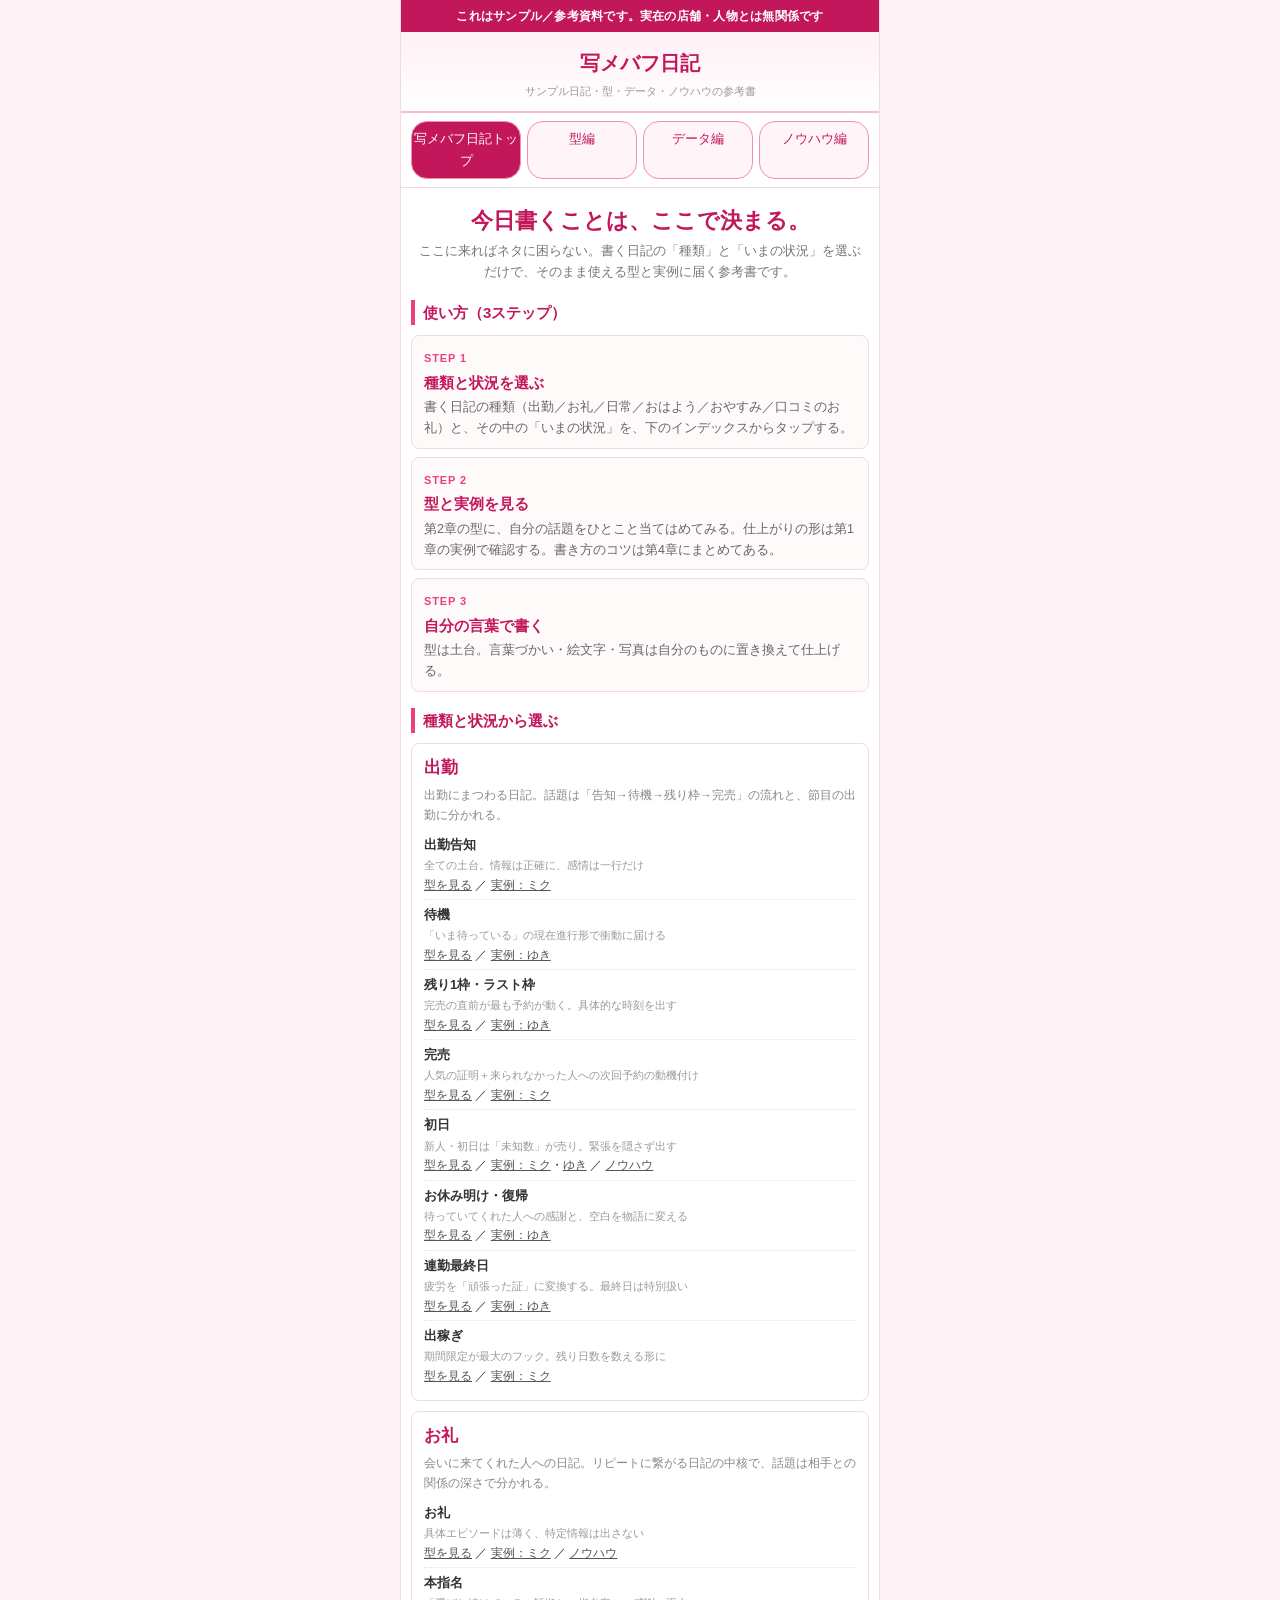
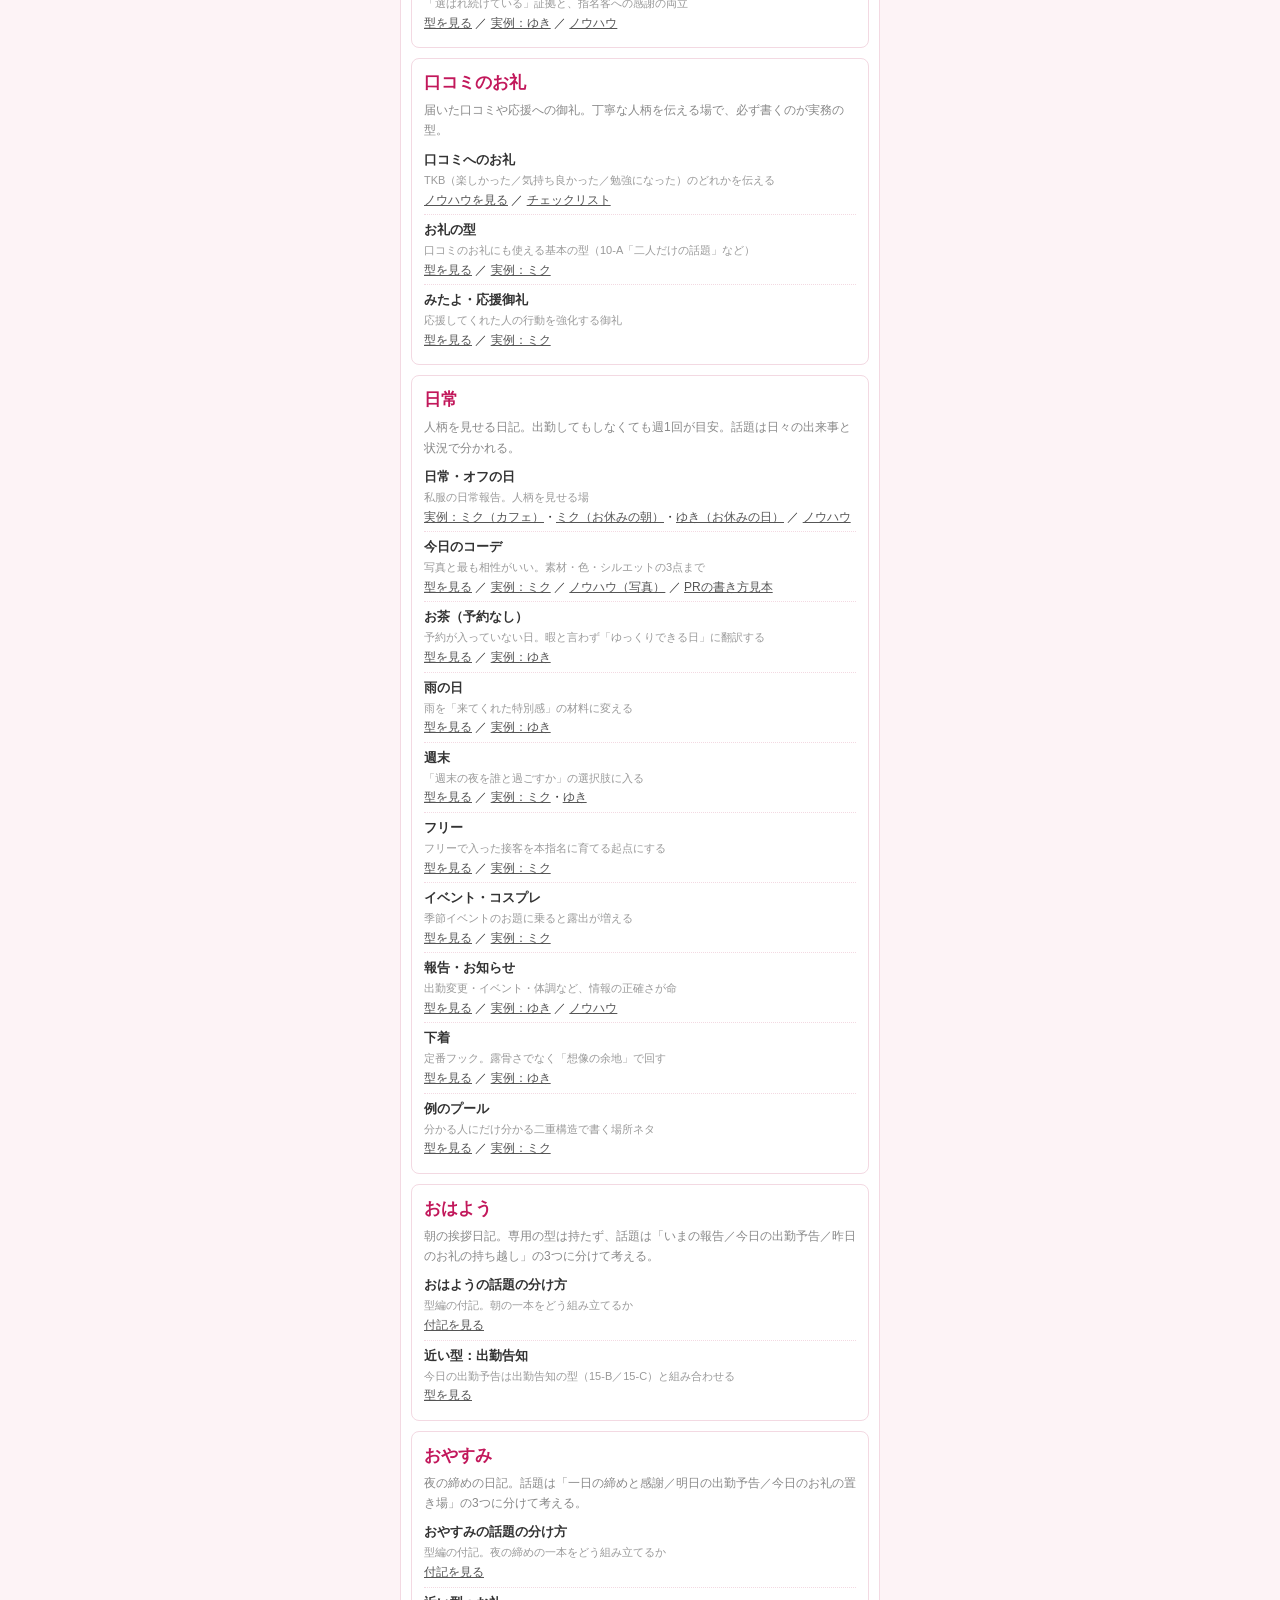
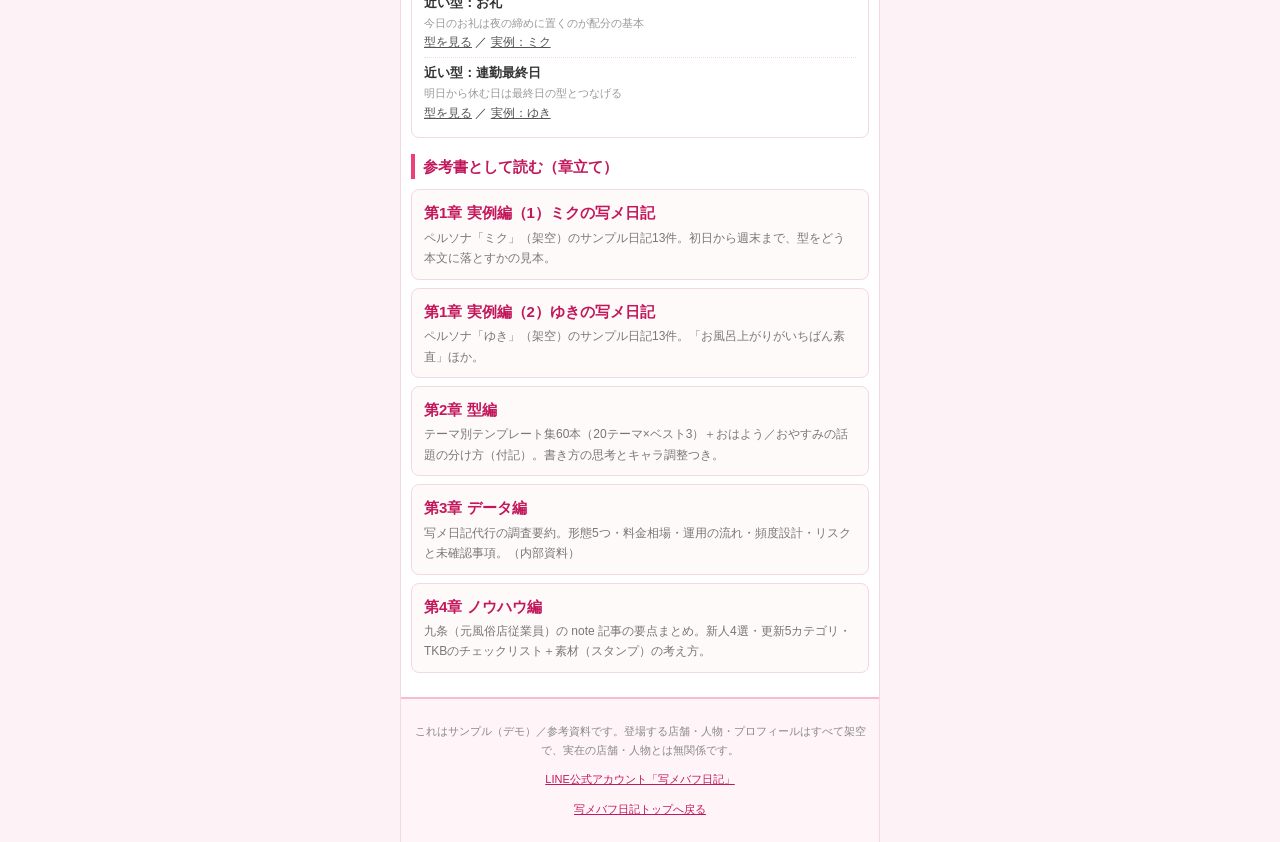
<file: index.html>
<!DOCTYPE html>
<html lang="ja">
<head>
<meta charset="utf-8">
<meta name="viewport" content="width=device-width, initial-scale=1">
<title>写メバフ日記｜サンプル／参考資料</title>
<link rel="stylesheet" href="style.css">
</head>
<body>
<div class="wrap">
  <div class="sample-banner">これはサンプル／参考資料です。実在の店舗・人物とは無関係です</div>
  <header class="site-head">
    <p class="site-name">写メバフ日記</p>
    <p class="site-sub">サンプル日記・型・データ・ノウハウの参考書</p>
  </header>
  <nav class="top-nav">
    <a href="index.html" class="current">写メバフ日記トップ</a>
    <a href="templates.html">型編</a>
    <a href="data.html">データ編</a>
    <a href="knowhow.html">ノウハウ編</a>
  </nav>

  <p class="catch">今日書くことは、ここで決まる。</p>
  <p class="catch-sub">ここに来ればネタに困らない。書く日記の「種類」と「いまの状況」を選ぶだけで、そのまま使える型と実例に届く参考書です。</p>

  <h2 class="section-title">使い方（3ステップ）</h2>
  <div class="steps">
    <div class="step">
      <span class="step-no">STEP 1</span>
      <p class="step-title">種類と状況を選ぶ</p>
      <p>書く日記の種類（出勤／お礼／日常／おはよう／おやすみ／口コミのお礼）と、その中の「いまの状況」を、下のインデックスからタップする。</p>
    </div>
    <div class="step">
      <span class="step-no">STEP 2</span>
      <p class="step-title">型と実例を見る</p>
      <p>第2章の型に、自分の話題をひとこと当てはめてみる。仕上がりの形は第1章の実例で確認する。書き方のコツは第4章にまとめてある。</p>
    </div>
    <div class="step">
      <span class="step-no">STEP 3</span>
      <p class="step-title">自分の言葉で書く</p>
      <p>型は土台。言葉づかい・絵文字・写真は自分のものに置き換えて仕上げる。</p>
    </div>
  </div>

  <h2 class="section-title">種類と状況から選ぶ</h2>
  <div class="kind-grid">

    <div class="kind">
      <p class="kind-name">出勤</p>
      <p class="kind-desc">出勤にまつわる日記。話題は「告知→待機→残り枠→完売」の流れと、節目の出勤に分かれる。</p>
      <ul class="topics">
        <li>
          <a class="t-name" href="templates.html#theme-notice">出勤告知</a>
          <span class="t-note">全ての土台。情報は正確に、感情は一行だけ</span>
          <span class="t-links"><a href="templates.html#theme-notice">型を見る</a> ／ <a href="diary-sister.html#entry-notice">実例：ミク</a></span>
        </li>
        <li>
          <a class="t-name" href="templates.html#theme-waiting">待機</a>
          <span class="t-note">「いま待っている」の現在進行形で衝動に届ける</span>
          <span class="t-links"><a href="templates.html#theme-waiting">型を見る</a> ／ <a href="diary-modelb.html#entry-waiting">実例：ゆき</a></span>
        </li>
        <li>
          <a class="t-name" href="templates.html#theme-lastslot">残り1枠・ラスト枠</a>
          <span class="t-note">完売の直前が最も予約が動く。具体的な時刻を出す</span>
          <span class="t-links"><a href="templates.html#theme-lastslot">型を見る</a> ／ <a href="diary-modelb.html#entry-lastslot">実例：ゆき</a></span>
        </li>
        <li>
          <a class="t-name" href="templates.html#theme-soldout">完売</a>
          <span class="t-note">人気の証明＋来られなかった人への次回予約の動機付け</span>
          <span class="t-links"><a href="templates.html#theme-soldout">型を見る</a> ／ <a href="diary-sister.html#entry-soldout">実例：ミク</a></span>
        </li>
        <li>
          <a class="t-name" href="templates.html#theme-firstday">初日</a>
          <span class="t-note">新人・初日は「未知数」が売り。緊張を隠さず出す</span>
          <span class="t-links"><a href="templates.html#theme-firstday">型を見る</a> ／ <a href="diary-sister.html#entry-firstday">実例：ミク</a>・<a href="diary-modelb.html#entry-firstday">ゆき</a> ／ <a href="knowhow.html#newbie">ノウハウ</a></span>
        </li>
        <li>
          <a class="t-name" href="templates.html#theme-return">お休み明け・復帰</a>
          <span class="t-note">待っていてくれた人への感謝と、空白を物語に変える</span>
          <span class="t-links"><a href="templates.html#theme-return">型を見る</a> ／ <a href="diary-modelb.html#entry-return">実例：ゆき</a></span>
        </li>
        <li>
          <a class="t-name" href="templates.html#theme-lastday">連勤最終日</a>
          <span class="t-note">疲労を「頑張った証」に変換する。最終日は特別扱い</span>
          <span class="t-links"><a href="templates.html#theme-lastday">型を見る</a> ／ <a href="diary-modelb.html#entry-lastday">実例：ゆき</a></span>
        </li>
        <li>
          <a class="t-name" href="templates.html#theme-dekasegi">出稼ぎ</a>
          <span class="t-note">期間限定が最大のフック。残り日数を数える形に</span>
          <span class="t-links"><a href="templates.html#theme-dekasegi">型を見る</a> ／ <a href="diary-sister.html#entry-dekasegi">実例：ミク</a></span>
        </li>
      </ul>
    </div>

    <div class="kind">
      <p class="kind-name">お礼</p>
      <p class="kind-desc">会いに来てくれた人への日記。リピートに繋がる日記の中核で、話題は相手との関係の深さで分かれる。</p>
      <ul class="topics">
        <li>
          <a class="t-name" href="templates.html#theme-thanks">お礼</a>
          <span class="t-note">具体エピソードは薄く、特定情報は出さない</span>
          <span class="t-links"><a href="templates.html#theme-thanks">型を見る</a> ／ <a href="diary-sister.html#entry-thanks">実例：ミク</a> ／ <a href="knowhow.html#categories">ノウハウ</a></span>
        </li>
        <li>
          <a class="t-name" href="templates.html#theme-honshimei">本指名</a>
          <span class="t-note">「選ばれ続けている」証拠と、指名客への感謝の両立</span>
          <span class="t-links"><a href="templates.html#theme-honshimei">型を見る</a> ／ <a href="diary-modelb.html#entry-honshimei">実例：ゆき</a> ／ <a href="knowhow.html#categories">ノウハウ</a></span>
        </li>
      </ul>
    </div>

    <div class="kind">
      <p class="kind-name">口コミのお礼</p>
      <p class="kind-desc">届いた口コミや応援への御礼。丁寧な人柄を伝える場で、必ず書くのが実務の型。</p>
      <ul class="topics">
        <li>
          <a class="t-name" href="knowhow.html#categories">口コミへのお礼</a>
          <span class="t-note">TKB（楽しかった／気持ち良かった／勉強になった）のどれかを伝える</span>
          <span class="t-links"><a href="knowhow.html#categories">ノウハウを見る</a> ／ <a href="knowhow.html#checklist">チェックリスト</a></span>
        </li>
        <li>
          <a class="t-name" href="templates.html#theme-thanks">お礼の型</a>
          <span class="t-note">口コミのお礼にも使える基本の型（10-A「二人だけの話題」など）</span>
          <span class="t-links"><a href="templates.html#theme-thanks">型を見る</a> ／ <a href="diary-sister.html#entry-thanks">実例：ミク</a></span>
        </li>
        <li>
          <a class="t-name" href="templates.html#theme-mitayo">みたよ・応援御礼</a>
          <span class="t-note">応援してくれた人の行動を強化する御礼</span>
          <span class="t-links"><a href="templates.html#theme-mitayo">型を見る</a> ／ <a href="diary-sister.html#entry-mitayo">実例：ミク</a></span>
        </li>
      </ul>
    </div>

    <div class="kind">
      <p class="kind-name">日常</p>
      <p class="kind-desc">人柄を見せる日記。出勤してもしなくても週1回が目安。話題は日々の出来事と状況で分かれる。</p>
      <ul class="topics">
        <li>
          <a class="t-name" href="diary-sister.html#entry-cafe">日常・オフの日</a>
          <span class="t-note">私服の日常報告。人柄を見せる場</span>
          <span class="t-links"><a href="diary-sister.html#entry-cafe">実例：ミク（カフェ）</a>・<a href="diary-sister.html#entry-daily">ミク（お休みの朝）</a>・<a href="diary-modelb.html#entry-daily">ゆき（お休みの日）</a> ／ <a href="knowhow.html#categories">ノウハウ</a></span>
        </li>
        <li>
          <a class="t-name" href="templates.html#theme-coordinate">今日のコーデ</a>
          <span class="t-note">写真と最も相性がいい。素材・色・シルエットの3点まで</span>
          <span class="t-links"><a href="templates.html#theme-coordinate">型を見る</a> ／ <a href="diary-sister.html#entry-coordinate">実例：ミク</a> ／ <a href="knowhow.html#newbie">ノウハウ（写真）</a> ／ <a href="pr-sample.html">PRの書き方見本</a></span>
        </li>
        <li>
          <a class="t-name" href="templates.html#theme-tea">お茶（予約なし）</a>
          <span class="t-note">予約が入っていない日。暇と言わず「ゆっくりできる日」に翻訳する</span>
          <span class="t-links"><a href="templates.html#theme-tea">型を見る</a> ／ <a href="diary-modelb.html#entry-tea">実例：ゆき</a></span>
        </li>
        <li>
          <a class="t-name" href="templates.html#theme-rain">雨の日</a>
          <span class="t-note">雨を「来てくれた特別感」の材料に変える</span>
          <span class="t-links"><a href="templates.html#theme-rain">型を見る</a> ／ <a href="diary-modelb.html#entry-rain">実例：ゆき</a></span>
        </li>
        <li>
          <a class="t-name" href="templates.html#theme-weekend">週末</a>
          <span class="t-note">「週末の夜を誰と過ごすか」の選択肢に入る</span>
          <span class="t-links"><a href="templates.html#theme-weekend">型を見る</a> ／ <a href="diary-sister.html#entry-weekend">実例：ミク</a>・<a href="diary-modelb.html#entry-weekend">ゆき</a></span>
        </li>
        <li>
          <a class="t-name" href="templates.html#theme-free">フリー</a>
          <span class="t-note">フリーで入った接客を本指名に育てる起点にする</span>
          <span class="t-links"><a href="templates.html#theme-free">型を見る</a> ／ <a href="diary-sister.html#entry-free">実例：ミク</a></span>
        </li>
        <li>
          <a class="t-name" href="templates.html#theme-event">イベント・コスプレ</a>
          <span class="t-note">季節イベントのお題に乗ると露出が増える</span>
          <span class="t-links"><a href="templates.html#theme-event">型を見る</a> ／ <a href="diary-sister.html#entry-event">実例：ミク</a></span>
        </li>
        <li>
          <a class="t-name" href="templates.html#theme-report">報告・お知らせ</a>
          <span class="t-note">出勤変更・イベント・体調など、情報の正確さが命</span>
          <span class="t-links"><a href="templates.html#theme-report">型を見る</a> ／ <a href="diary-modelb.html#entry-report">実例：ゆき</a> ／ <a href="knowhow.html#categories">ノウハウ</a></span>
        </li>
        <li>
          <a class="t-name" href="templates.html#theme-lingerie">下着</a>
          <span class="t-note">定番フック。露骨さでなく「想像の余地」で回す</span>
          <span class="t-links"><a href="templates.html#theme-lingerie">型を見る</a> ／ <a href="diary-modelb.html#entry-lingerie">実例：ゆき</a></span>
        </li>
        <li>
          <a class="t-name" href="templates.html#theme-pool">例のプール</a>
          <span class="t-note">分かる人にだけ分かる二重構造で書く場所ネタ</span>
          <span class="t-links"><a href="templates.html#theme-pool">型を見る</a> ／ <a href="diary-sister.html#entry-pool">実例：ミク</a></span>
        </li>
      </ul>
    </div>

    <div class="kind">
      <p class="kind-name">おはよう</p>
      <p class="kind-desc">朝の挨拶日記。専用の型は持たず、話題は「いまの報告／今日の出勤予告／昨日のお礼の持ち越し」の3つに分けて考える。</p>
      <ul class="topics">
        <li>
          <a class="t-name" href="templates.html#kind-morning">おはようの話題の分け方</a>
          <span class="t-note">型編の付記。朝の一本をどう組み立てるか</span>
          <span class="t-links"><a href="templates.html#kind-morning">付記を見る</a></span>
        </li>
        <li>
          <a class="t-name" href="templates.html#theme-notice">近い型：出勤告知</a>
          <span class="t-note">今日の出勤予告は出勤告知の型（15-B／15-C）と組み合わせる</span>
          <span class="t-links"><a href="templates.html#theme-notice">型を見る</a></span>
        </li>
      </ul>
    </div>

    <div class="kind">
      <p class="kind-name">おやすみ</p>
      <p class="kind-desc">夜の締めの日記。話題は「一日の締めと感謝／明日の出勤予告／今日のお礼の置き場」の3つに分けて考える。</p>
      <ul class="topics">
        <li>
          <a class="t-name" href="templates.html#kind-night">おやすみの話題の分け方</a>
          <span class="t-note">型編の付記。夜の締めの一本をどう組み立てるか</span>
          <span class="t-links"><a href="templates.html#kind-night">付記を見る</a></span>
        </li>
        <li>
          <a class="t-name" href="templates.html#theme-thanks">近い型：お礼</a>
          <span class="t-note">今日のお礼は夜の締めに置くのが配分の基本</span>
          <span class="t-links"><a href="templates.html#theme-thanks">型を見る</a> ／ <a href="diary-sister.html#entry-thanks">実例：ミク</a></span>
        </li>
        <li>
          <a class="t-name" href="templates.html#theme-lastday">近い型：連勤最終日</a>
          <span class="t-note">明日から休む日は最終日の型とつなげる</span>
          <span class="t-links"><a href="templates.html#theme-lastday">型を見る</a> ／ <a href="diary-modelb.html#entry-lastday">実例：ゆき</a></span>
        </li>
      </ul>
    </div>

  </div>

  <h2 class="section-title">参考書として読む（章立て）</h2>
  <ul class="chapter-list">
    <li><a href="diary-sister.html">
      <span class="ch-title">第1章 実例編（1）ミクの写メ日記</span>
      <span class="ch-desc">ペルソナ「ミク」（架空）のサンプル日記13件。初日から週末まで、型をどう本文に落とすかの見本。</span>
    </a></li>
    <li><a href="diary-modelb.html">
      <span class="ch-title">第1章 実例編（2）ゆきの写メ日記</span>
      <span class="ch-desc">ペルソナ「ゆき」（架空）のサンプル日記13件。「お風呂上がりがいちばん素直」ほか。</span>
    </a></li>
    <li><a href="templates.html">
      <span class="ch-title">第2章 型編</span>
      <span class="ch-desc">テーマ別テンプレート集60本（20テーマ×ベスト3）＋おはよう／おやすみの話題の分け方（付記）。書き方の思考とキャラ調整つき。</span>
    </a></li>
    <li><a href="data.html">
      <span class="ch-title">第3章 データ編</span>
      <span class="ch-desc">写メ日記代行の調査要約。形態5つ・料金相場・運用の流れ・頻度設計・リスクと未確認事項。（内部資料）</span>
    </a></li>
    <li><a href="knowhow.html">
      <span class="ch-title">第4章 ノウハウ編</span>
      <span class="ch-desc">九条（元風俗店従業員）の note 記事の要点まとめ。新人4選・更新5カテゴリ・TKBのチェックリスト＋素材（スタンプ）の考え方。</span>
    </a></li>
  </ul>

  <footer class="site-foot">
    <p>これはサンプル（デモ）／参考資料です。登場する店舗・人物・プロフィールはすべて架空で、実在の店舗・人物とは無関係です。</p>
    <p><a href="https://lin.ee/o7HXR5c">LINE公式アカウント「写メバフ日記」</a></p>
    <p><a href="index.html">写メバフ日記トップへ戻る</a></p>
  </footer>
</div>
</body>
</html>
</file>
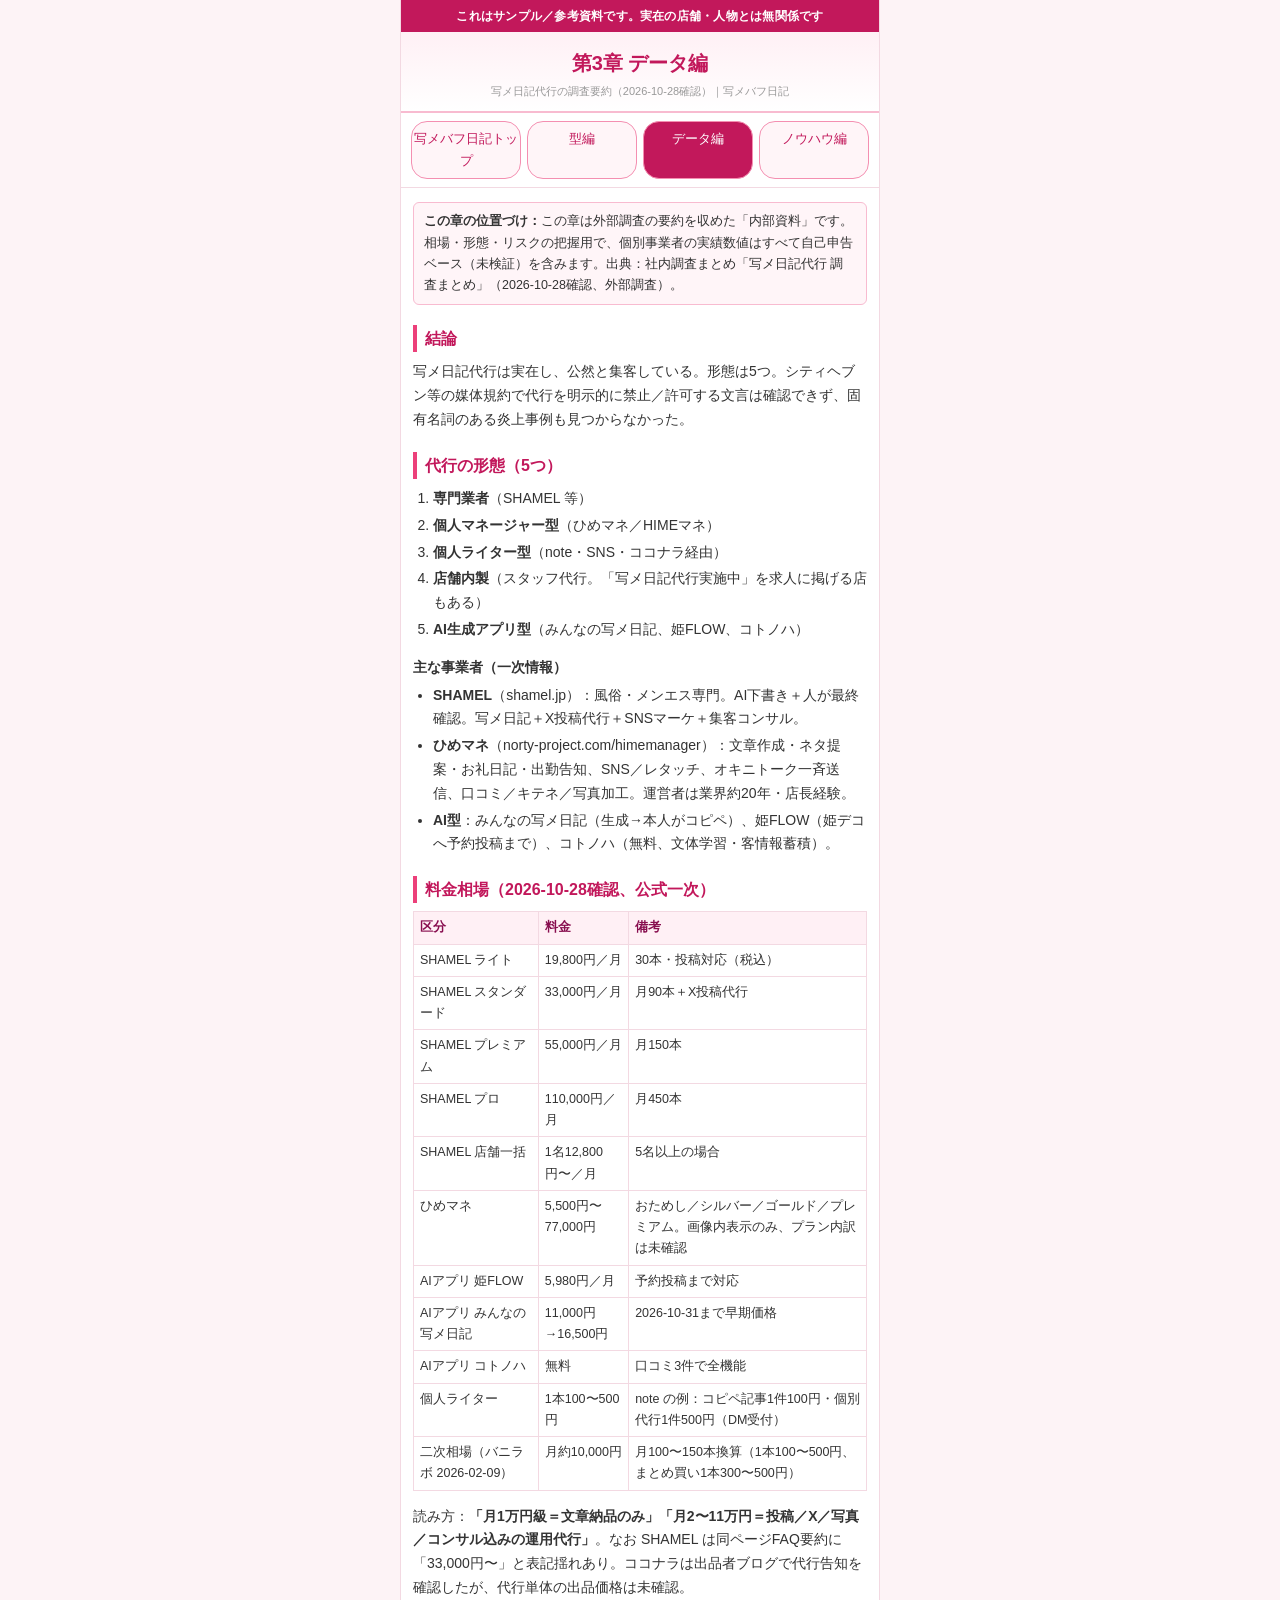
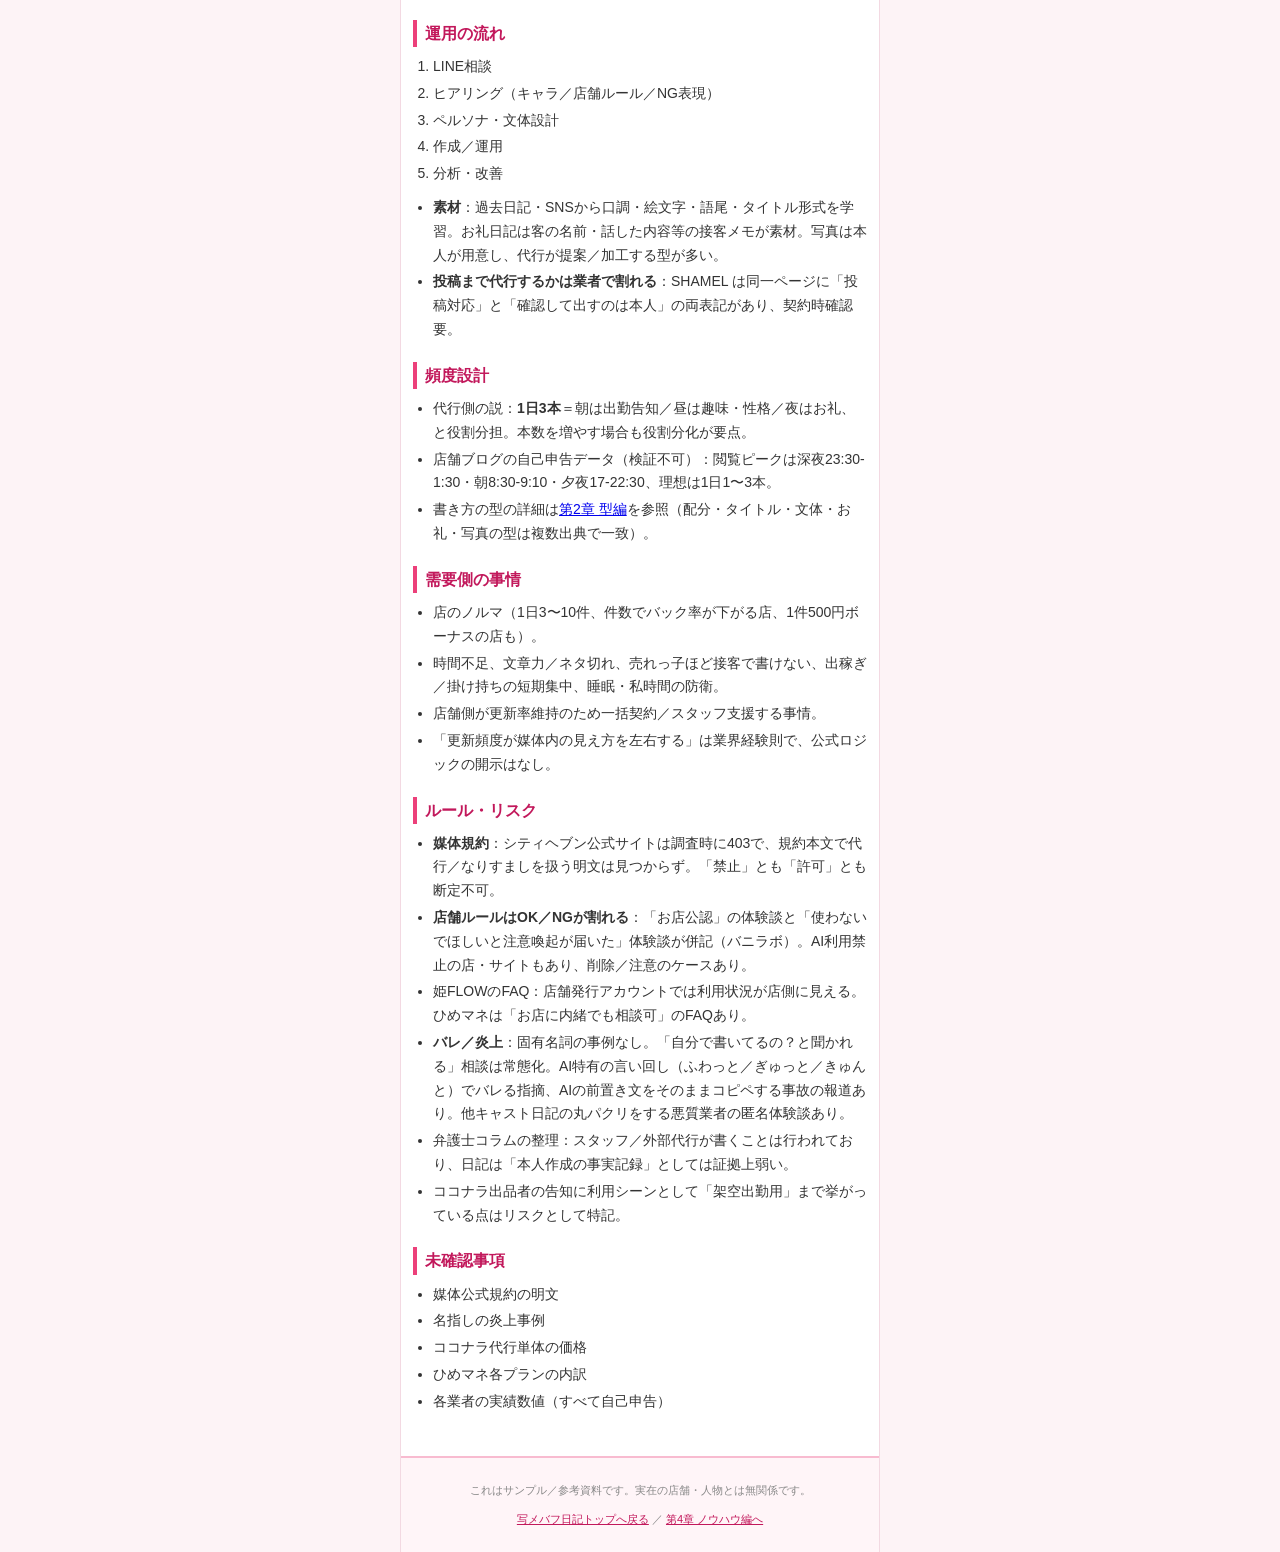
<file: data.html>
<!DOCTYPE html>
<html lang="ja">
<head>
<meta charset="utf-8">
<meta name="viewport" content="width=device-width, initial-scale=1">
<title>第3章 データ編｜写メバフ日記</title>
<link rel="stylesheet" href="style.css">
</head>
<body>
<div class="wrap">
  <div class="sample-banner">これはサンプル／参考資料です。実在の店舗・人物とは無関係です</div>
  <header class="site-head">
    <p class="site-name">第3章 データ編</p>
    <p class="site-sub">写メ日記代行の調査要約（2026-10-28確認）｜写メバフ日記</p>
  </header>
  <nav class="top-nav">
    <a href="index.html">写メバフ日記トップ</a>
    <a href="templates.html">型編</a>
    <a href="data.html" class="current">データ編</a>
    <a href="knowhow.html">ノウハウ編</a>
  </nav>

  <div class="chapter-body">
    <div class="note-box"><strong>この章の位置づけ：</strong>この章は外部調査の要約を収めた「内部資料」です。相場・形態・リスクの把握用で、個別事業者の実績数値はすべて自己申告ベース（未検証）を含みます。出典：社内調査まとめ「写メ日記代行 調査まとめ」（2026-10-28確認、外部調査）。</div>

    <h2>結論</h2>
    <p>写メ日記代行は実在し、公然と集客している。形態は5つ。シティヘブン等の媒体規約で代行を明示的に禁止／許可する文言は確認できず、固有名詞のある炎上事例も見つからなかった。</p>

    <h2>代行の形態（5つ）</h2>
    <ol>
      <li><strong>専門業者</strong>（SHAMEL 等）</li>
      <li><strong>個人マネージャー型</strong>（ひめマネ／HIMEマネ）</li>
      <li><strong>個人ライター型</strong>（note・SNS・ココナラ経由）</li>
      <li><strong>店舗内製</strong>（スタッフ代行。「写メ日記代行実施中」を求人に掲げる店もある）</li>
      <li><strong>AI生成アプリ型</strong>（みんなの写メ日記、姫FLOW、コトノハ）</li>
    </ol>

    <h3>主な事業者（一次情報）</h3>
    <ul>
      <li><strong>SHAMEL</strong>（shamel.jp）：風俗・メンエス専門。AI下書き＋人が最終確認。写メ日記＋X投稿代行＋SNSマーケ＋集客コンサル。</li>
      <li><strong>ひめマネ</strong>（norty-project.com/himemanager）：文章作成・ネタ提案・お礼日記・出勤告知、SNS／レタッチ、オキニトーク一斉送信、口コミ／キテネ／写真加工。運営者は業界約20年・店長経験。</li>
      <li><strong>AI型</strong>：みんなの写メ日記（生成→本人がコピペ）、姫FLOW（姫デコへ予約投稿まで）、コトノハ（無料、文体学習・客情報蓄積）。</li>
    </ul>

    <h2>料金相場（2026-10-28確認、公式一次）</h2>
    <table>
      <tr><th>区分</th><th>料金</th><th>備考</th></tr>
      <tr><td>SHAMEL ライト</td><td>19,800円／月</td><td>30本・投稿対応（税込）</td></tr>
      <tr><td>SHAMEL スタンダード</td><td>33,000円／月</td><td>月90本＋X投稿代行</td></tr>
      <tr><td>SHAMEL プレミアム</td><td>55,000円／月</td><td>月150本</td></tr>
      <tr><td>SHAMEL プロ</td><td>110,000円／月</td><td>月450本</td></tr>
      <tr><td>SHAMEL 店舗一括</td><td>1名12,800円〜／月</td><td>5名以上の場合</td></tr>
      <tr><td>ひめマネ</td><td>5,500円〜77,000円</td><td>おためし／シルバー／ゴールド／プレミアム。画像内表示のみ、プラン内訳は未確認</td></tr>
      <tr><td>AIアプリ 姫FLOW</td><td>5,980円／月</td><td>予約投稿まで対応</td></tr>
      <tr><td>AIアプリ みんなの写メ日記</td><td>11,000円→16,500円</td><td>2026-10-31まで早期価格</td></tr>
      <tr><td>AIアプリ コトノハ</td><td>無料</td><td>口コミ3件で全機能</td></tr>
      <tr><td>個人ライター</td><td>1本100〜500円</td><td>note の例：コピペ記事1件100円・個別代行1件500円（DM受付）</td></tr>
      <tr><td>二次相場（バニラボ 2026-02-09）</td><td>月約10,000円</td><td>月100〜150本換算（1本100〜500円、まとめ買い1本300〜500円）</td></tr>
    </table>
    <p>読み方：<strong>「月1万円級＝文章納品のみ」「月2〜11万円＝投稿／X／写真／コンサル込みの運用代行」</strong>。なお SHAMEL は同ページFAQ要約に「33,000円〜」と表記揺れあり。ココナラは出品者ブログで代行告知を確認したが、代行単体の出品価格は未確認。</p>

    <h2>運用の流れ</h2>
    <ol>
      <li>LINE相談</li>
      <li>ヒアリング（キャラ／店舗ルール／NG表現）</li>
      <li>ペルソナ・文体設計</li>
      <li>作成／運用</li>
      <li>分析・改善</li>
    </ol>
    <ul>
      <li><strong>素材</strong>：過去日記・SNSから口調・絵文字・語尾・タイトル形式を学習。お礼日記は客の名前・話した内容等の接客メモが素材。写真は本人が用意し、代行が提案／加工する型が多い。</li>
      <li><strong>投稿まで代行するかは業者で割れる</strong>：SHAMEL は同一ページに「投稿対応」と「確認して出すのは本人」の両表記があり、契約時確認要。</li>
    </ul>

    <h2>頻度設計</h2>
    <ul>
      <li>代行側の説：<strong>1日3本</strong>＝朝は出勤告知／昼は趣味・性格／夜はお礼、と役割分担。本数を増やす場合も役割分化が要点。</li>
      <li>店舗ブログの自己申告データ（検証不可）：閲覧ピークは深夜23:30-1:30・朝8:30-9:10・夕夜17-22:30、理想は1日1〜3本。</li>
      <li>書き方の型の詳細は<a href="templates.html">第2章 型編</a>を参照（配分・タイトル・文体・お礼・写真の型は複数出典で一致）。</li>
    </ul>

    <h2>需要側の事情</h2>
    <ul>
      <li>店のノルマ（1日3〜10件、件数でバック率が下がる店、1件500円ボーナスの店も）。</li>
      <li>時間不足、文章力／ネタ切れ、売れっ子ほど接客で書けない、出稼ぎ／掛け持ちの短期集中、睡眠・私時間の防衛。</li>
      <li>店舗側が更新率維持のため一括契約／スタッフ支援する事情。</li>
      <li>「更新頻度が媒体内の見え方を左右する」は業界経験則で、公式ロジックの開示はなし。</li>
    </ul>

    <h2>ルール・リスク</h2>
    <ul>
      <li><strong>媒体規約</strong>：シティヘブン公式サイトは調査時に403で、規約本文で代行／なりすましを扱う明文は見つからず。「禁止」とも「許可」とも断定不可。</li>
      <li><strong>店舗ルールはOK／NGが割れる</strong>：「お店公認」の体験談と「使わないでほしいと注意喚起が届いた」体験談が併記（バニラボ）。AI利用禁止の店・サイトもあり、削除／注意のケースあり。</li>
      <li>姫FLOWのFAQ：店舗発行アカウントでは利用状況が店側に見える。ひめマネは「お店に内緒でも相談可」のFAQあり。</li>
      <li><strong>バレ／炎上</strong>：固有名詞の事例なし。「自分で書いてるの？と聞かれる」相談は常態化。AI特有の言い回し（ふわっと／ぎゅっと／きゅんと）でバレる指摘、AIの前置き文をそのままコピペする事故の報道あり。他キャスト日記の丸パクリをする悪質業者の匿名体験談あり。</li>
      <li>弁護士コラムの整理：スタッフ／外部代行が書くことは行われており、日記は「本人作成の事実記録」としては証拠上弱い。</li>
      <li>ココナラ出品者の告知に利用シーンとして「架空出勤用」まで挙がっている点はリスクとして特記。</li>
    </ul>

    <h2>未確認事項</h2>
    <ul>
      <li>媒体公式規約の明文</li>
      <li>名指しの炎上事例</li>
      <li>ココナラ代行単体の価格</li>
      <li>ひめマネ各プランの内訳</li>
      <li>各業者の実績数値（すべて自己申告）</li>
    </ul>
  </div>

  <footer class="site-foot">
    <p>これはサンプル／参考資料です。実在の店舗・人物とは無関係です。</p>
    <p><a href="index.html">写メバフ日記トップへ戻る</a> ／ <a href="knowhow.html">第4章 ノウハウ編へ</a></p>
  </footer>
</div>
</body>
</html>
</file>
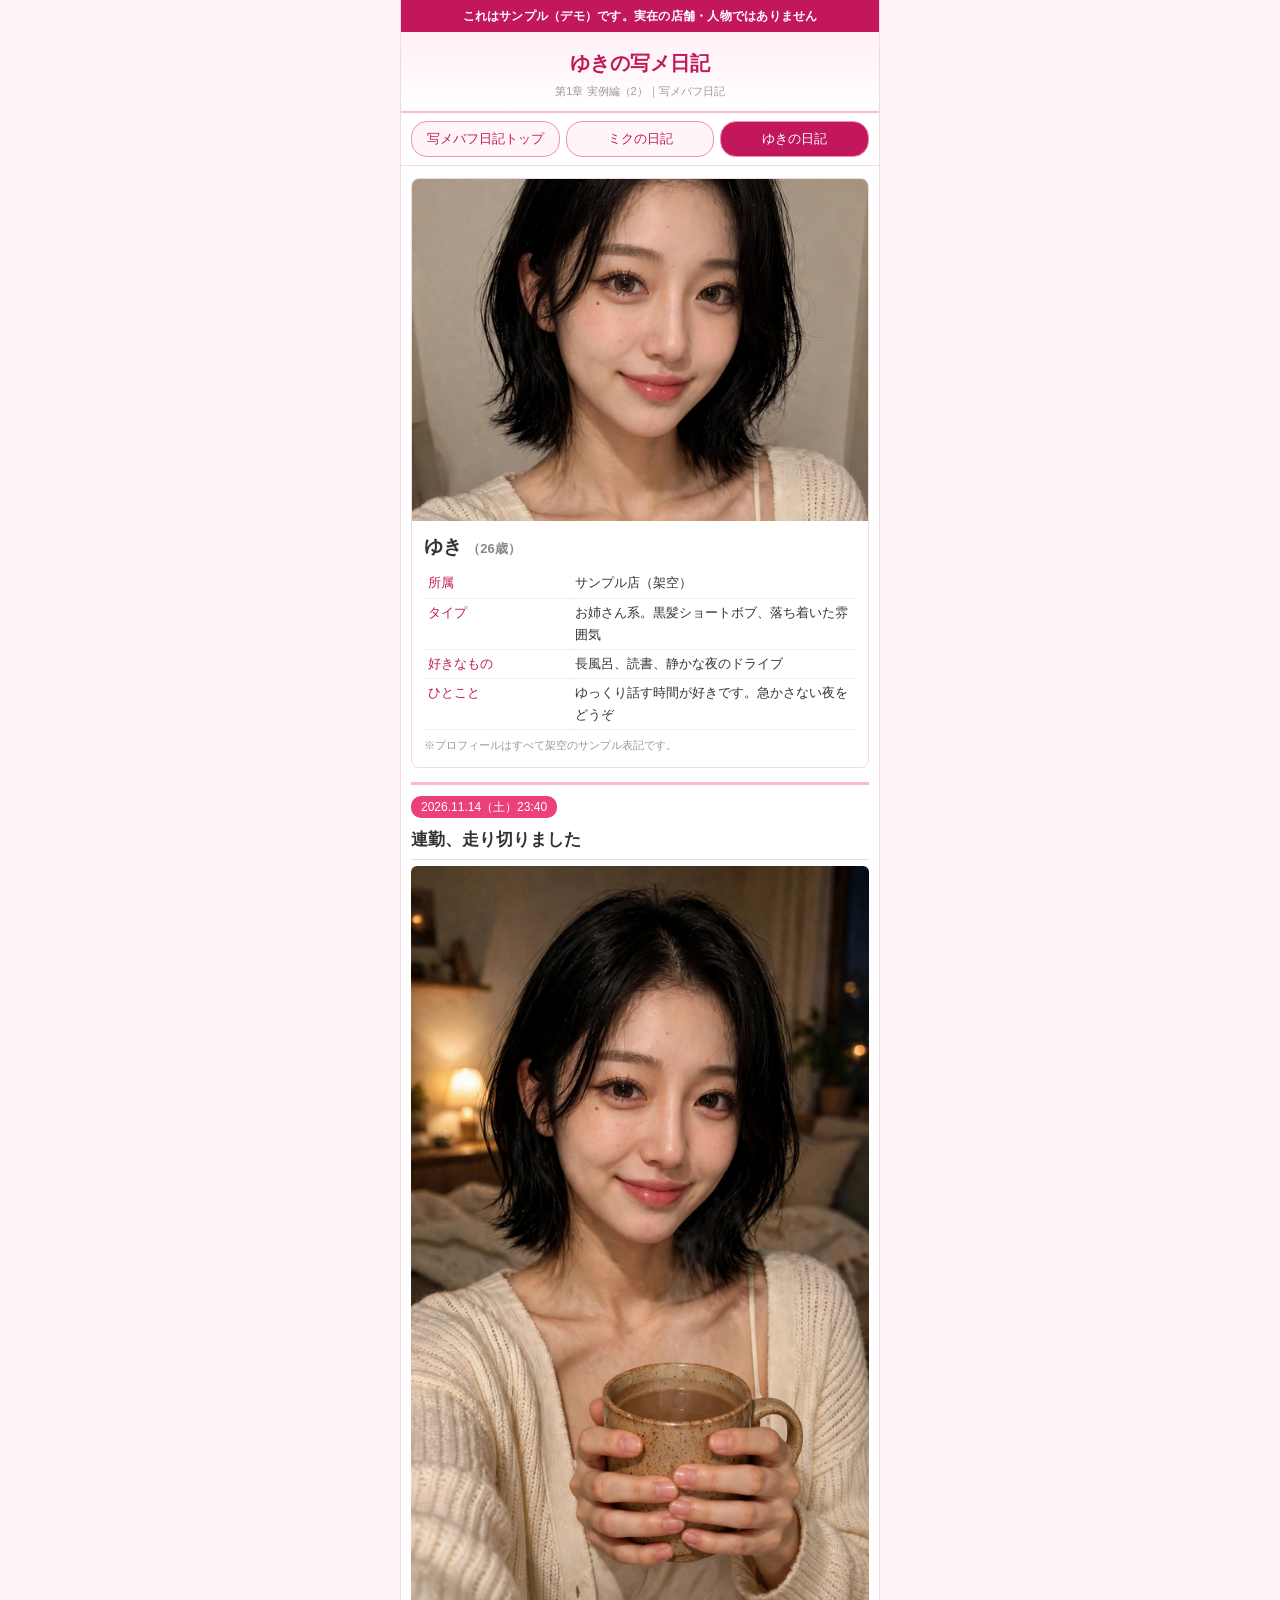
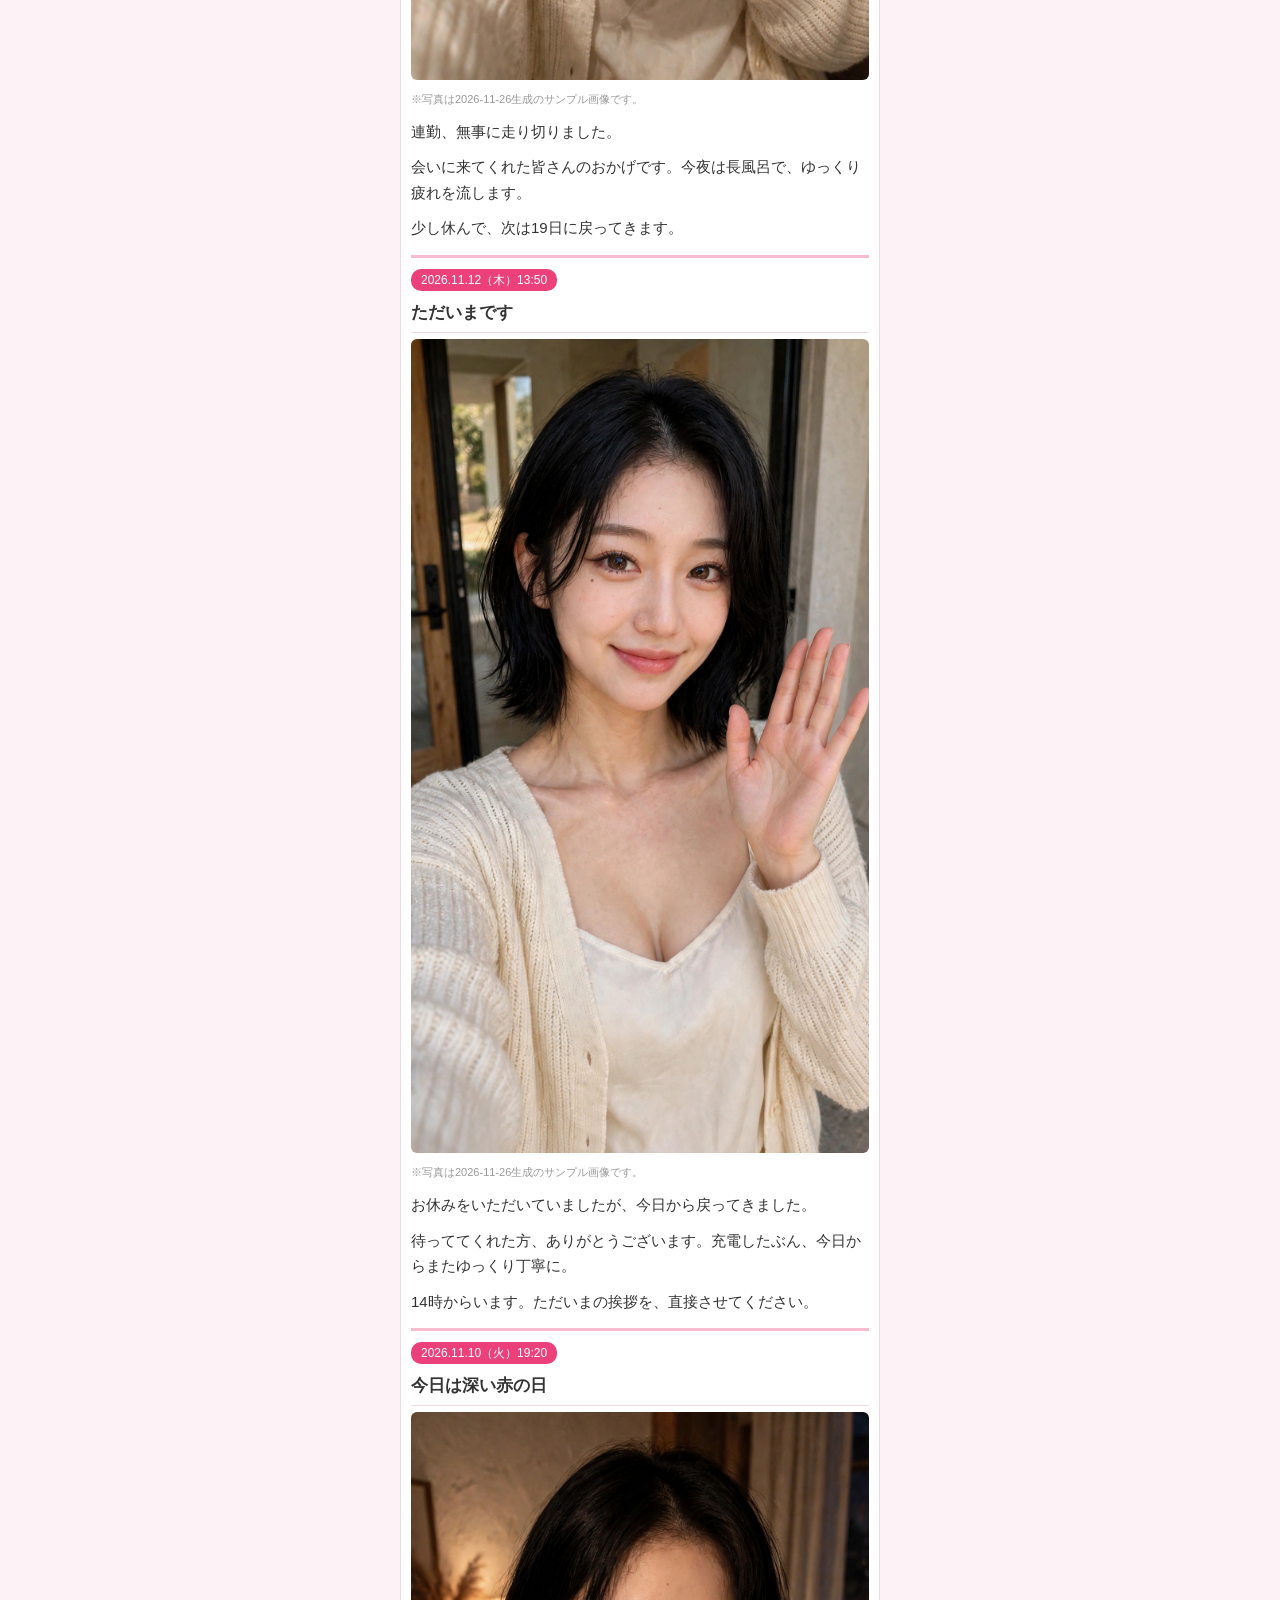
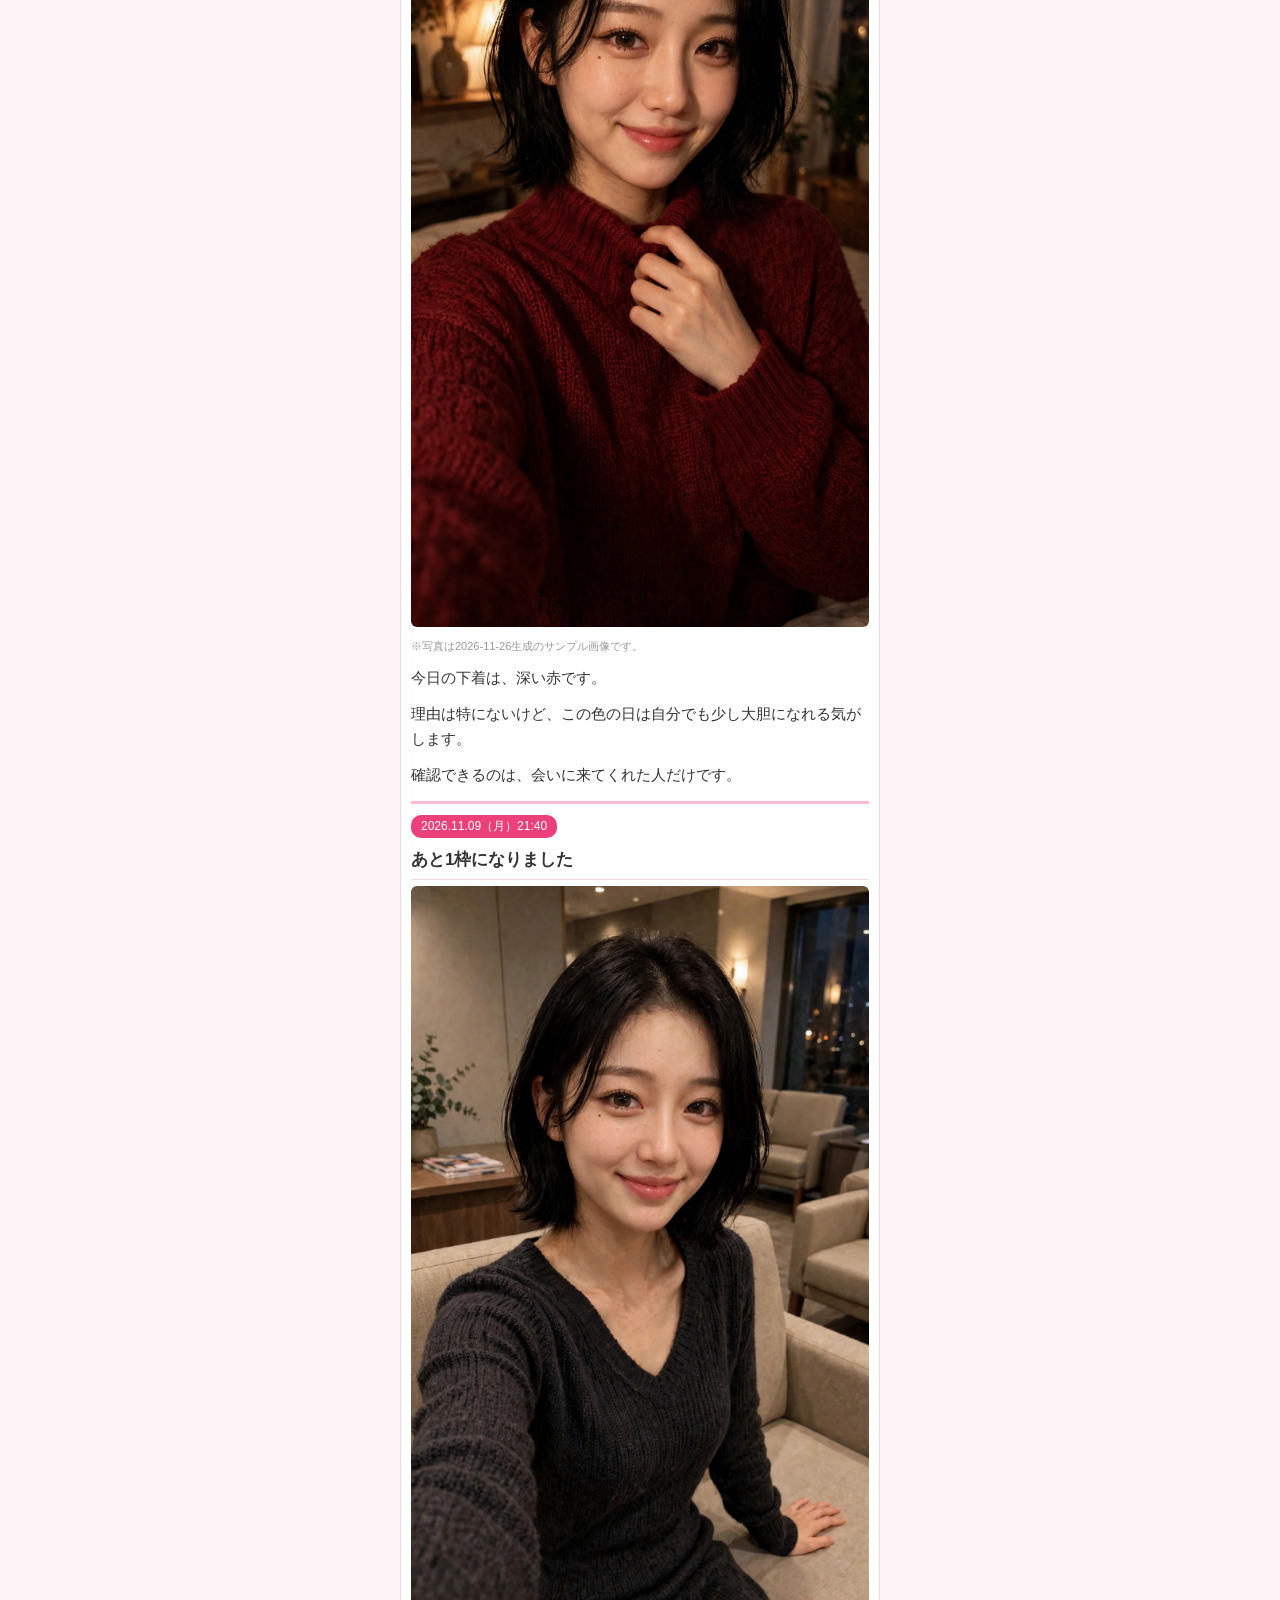
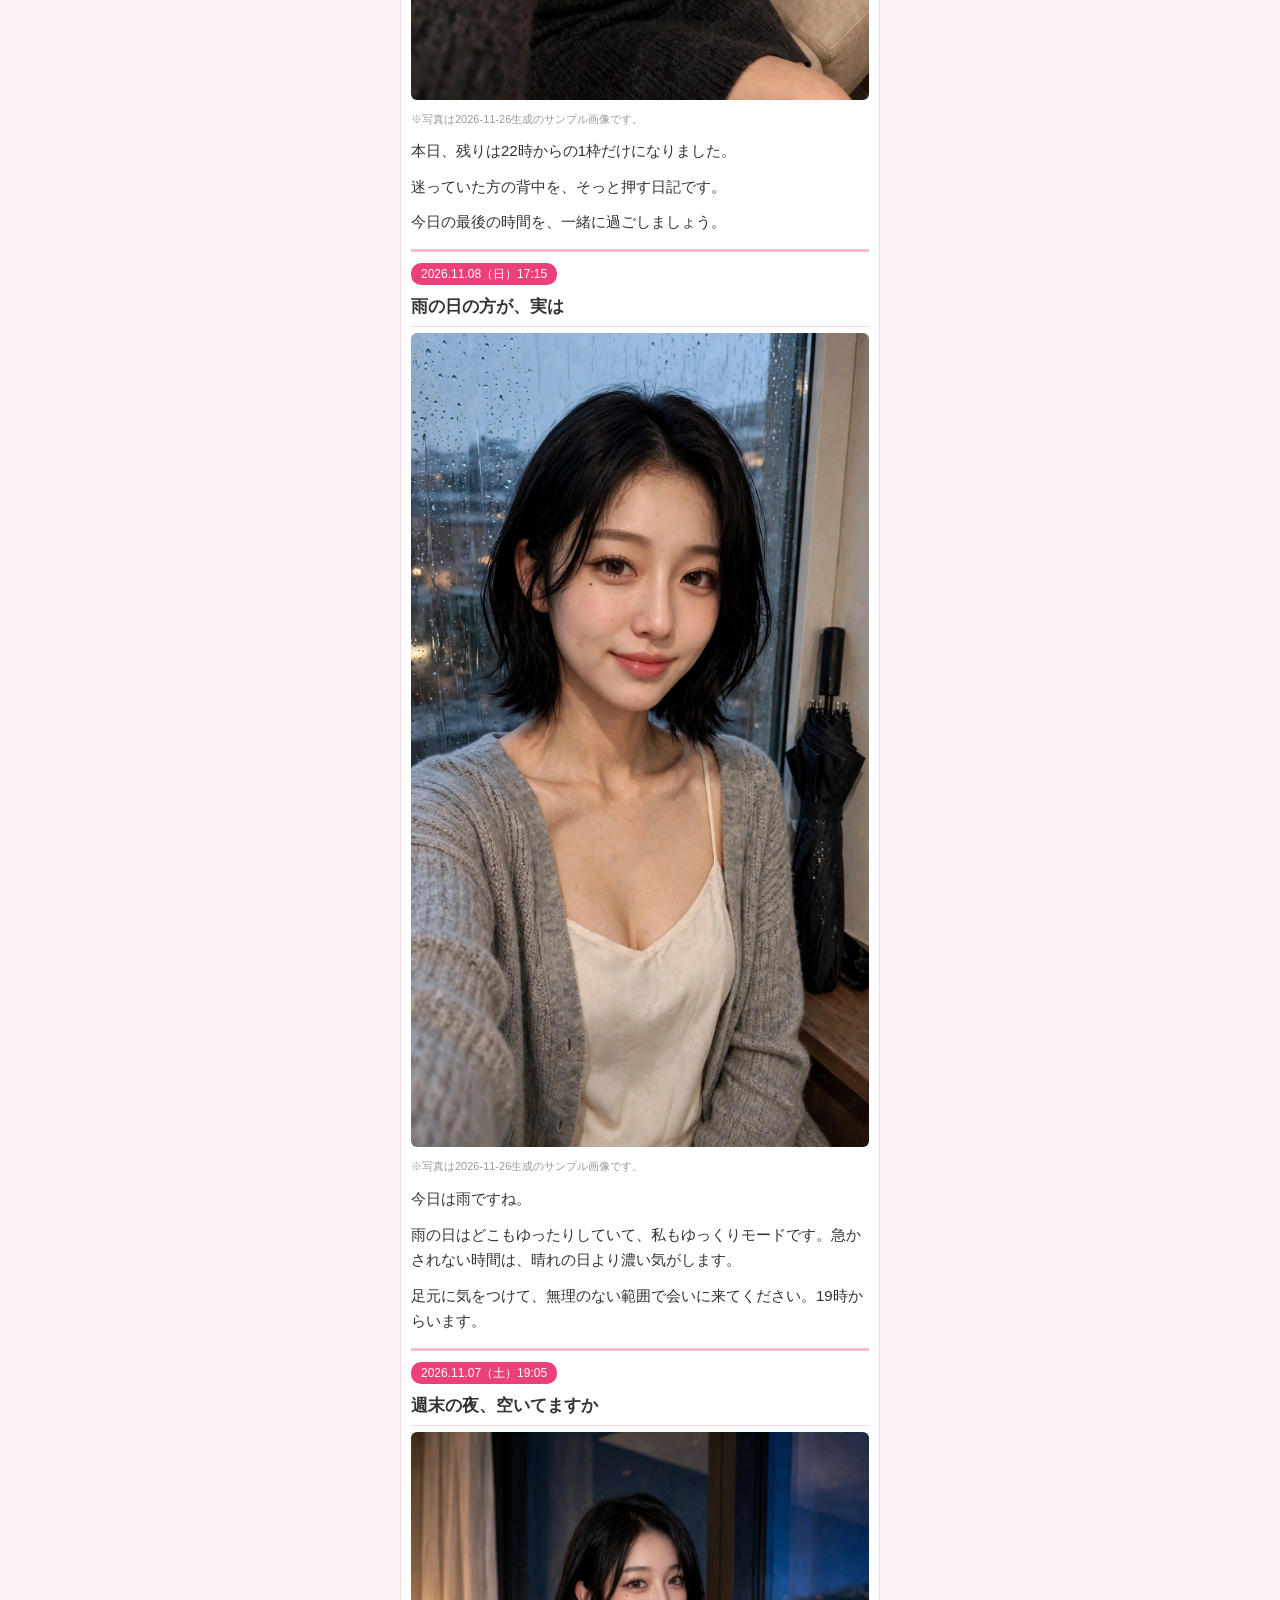
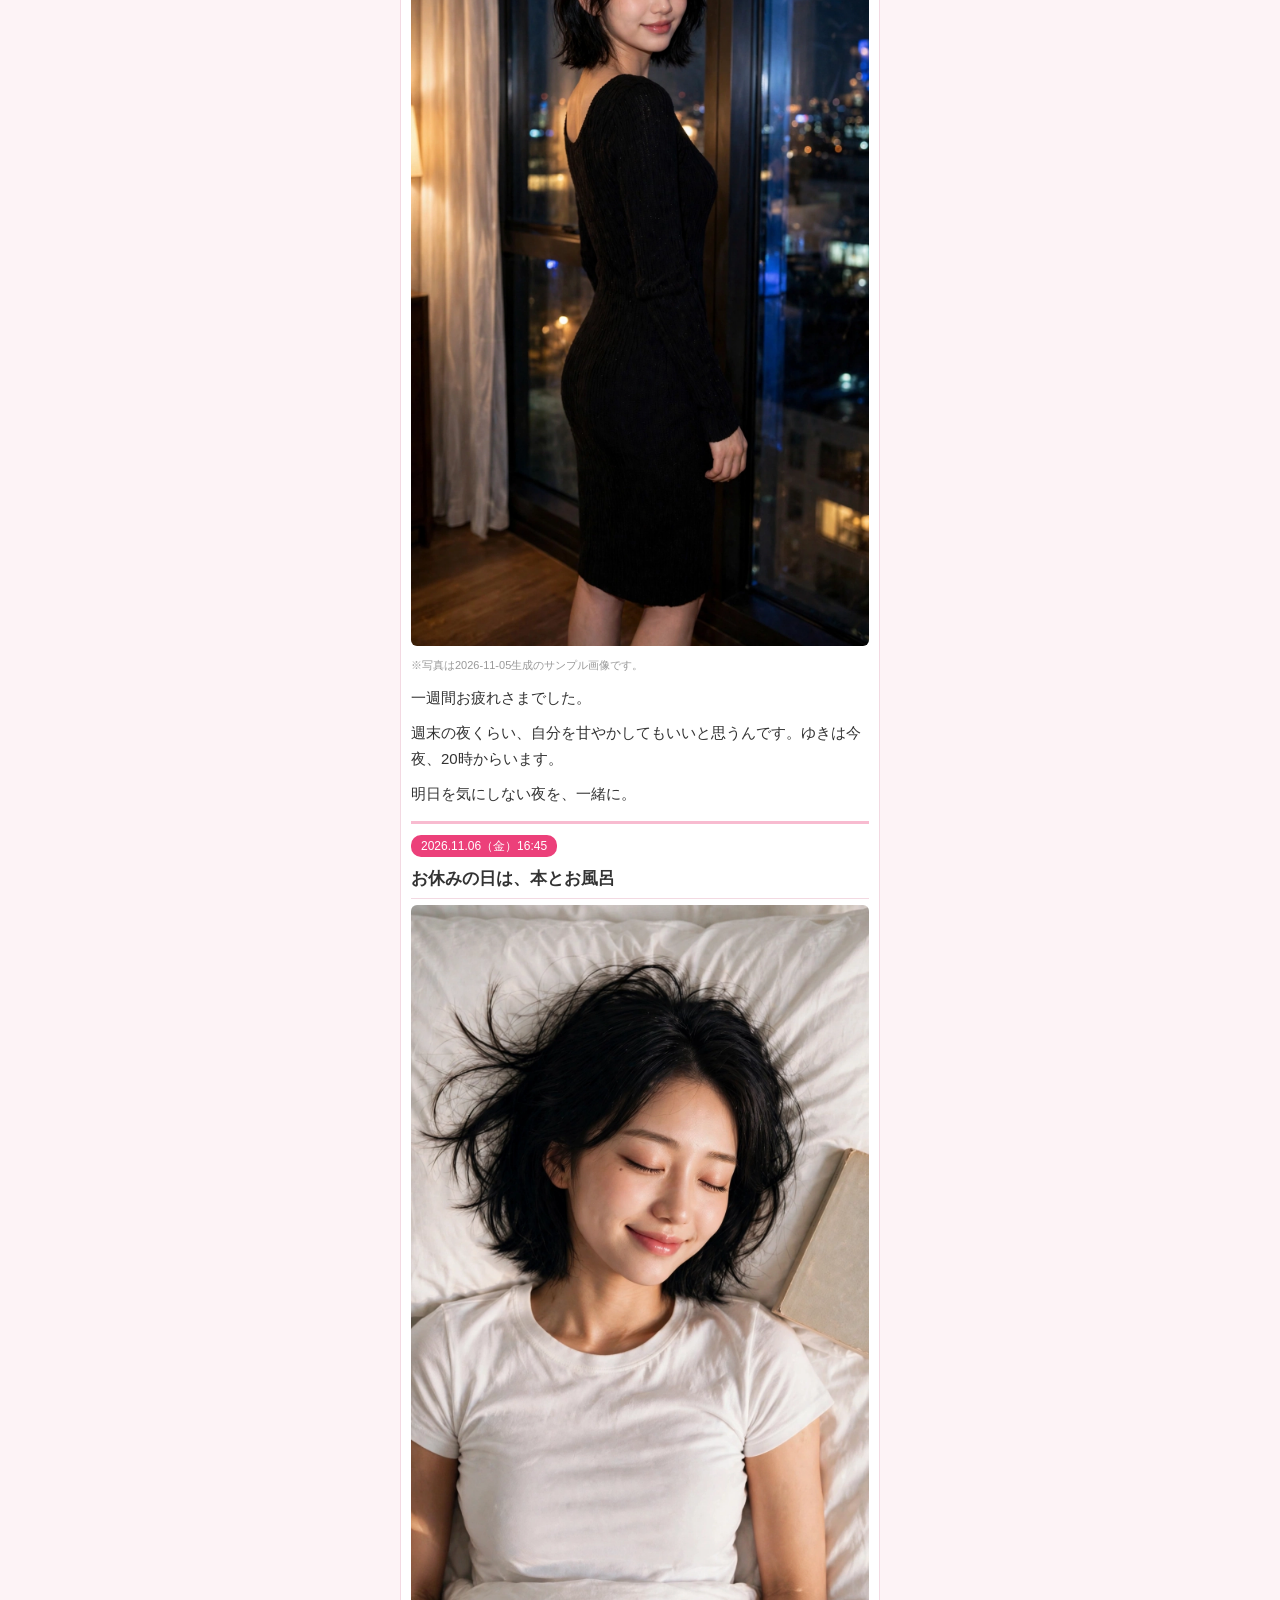
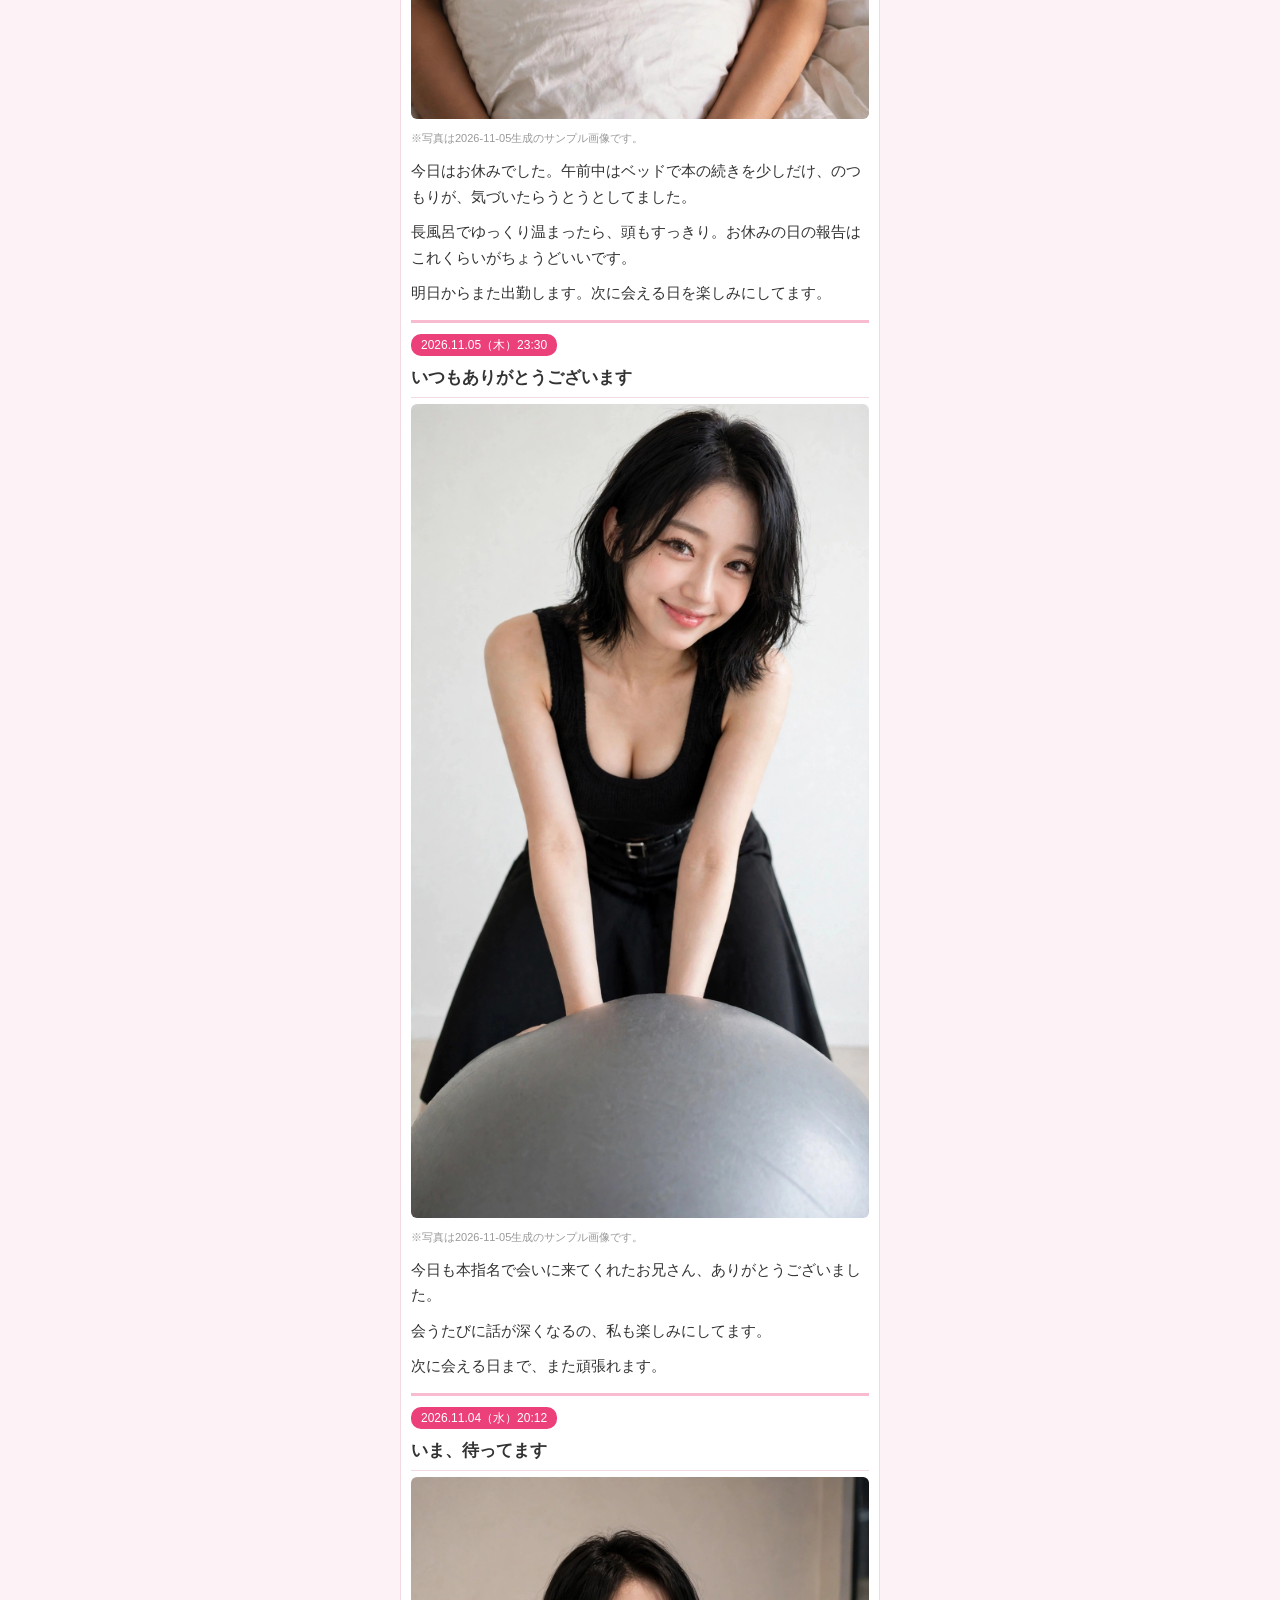
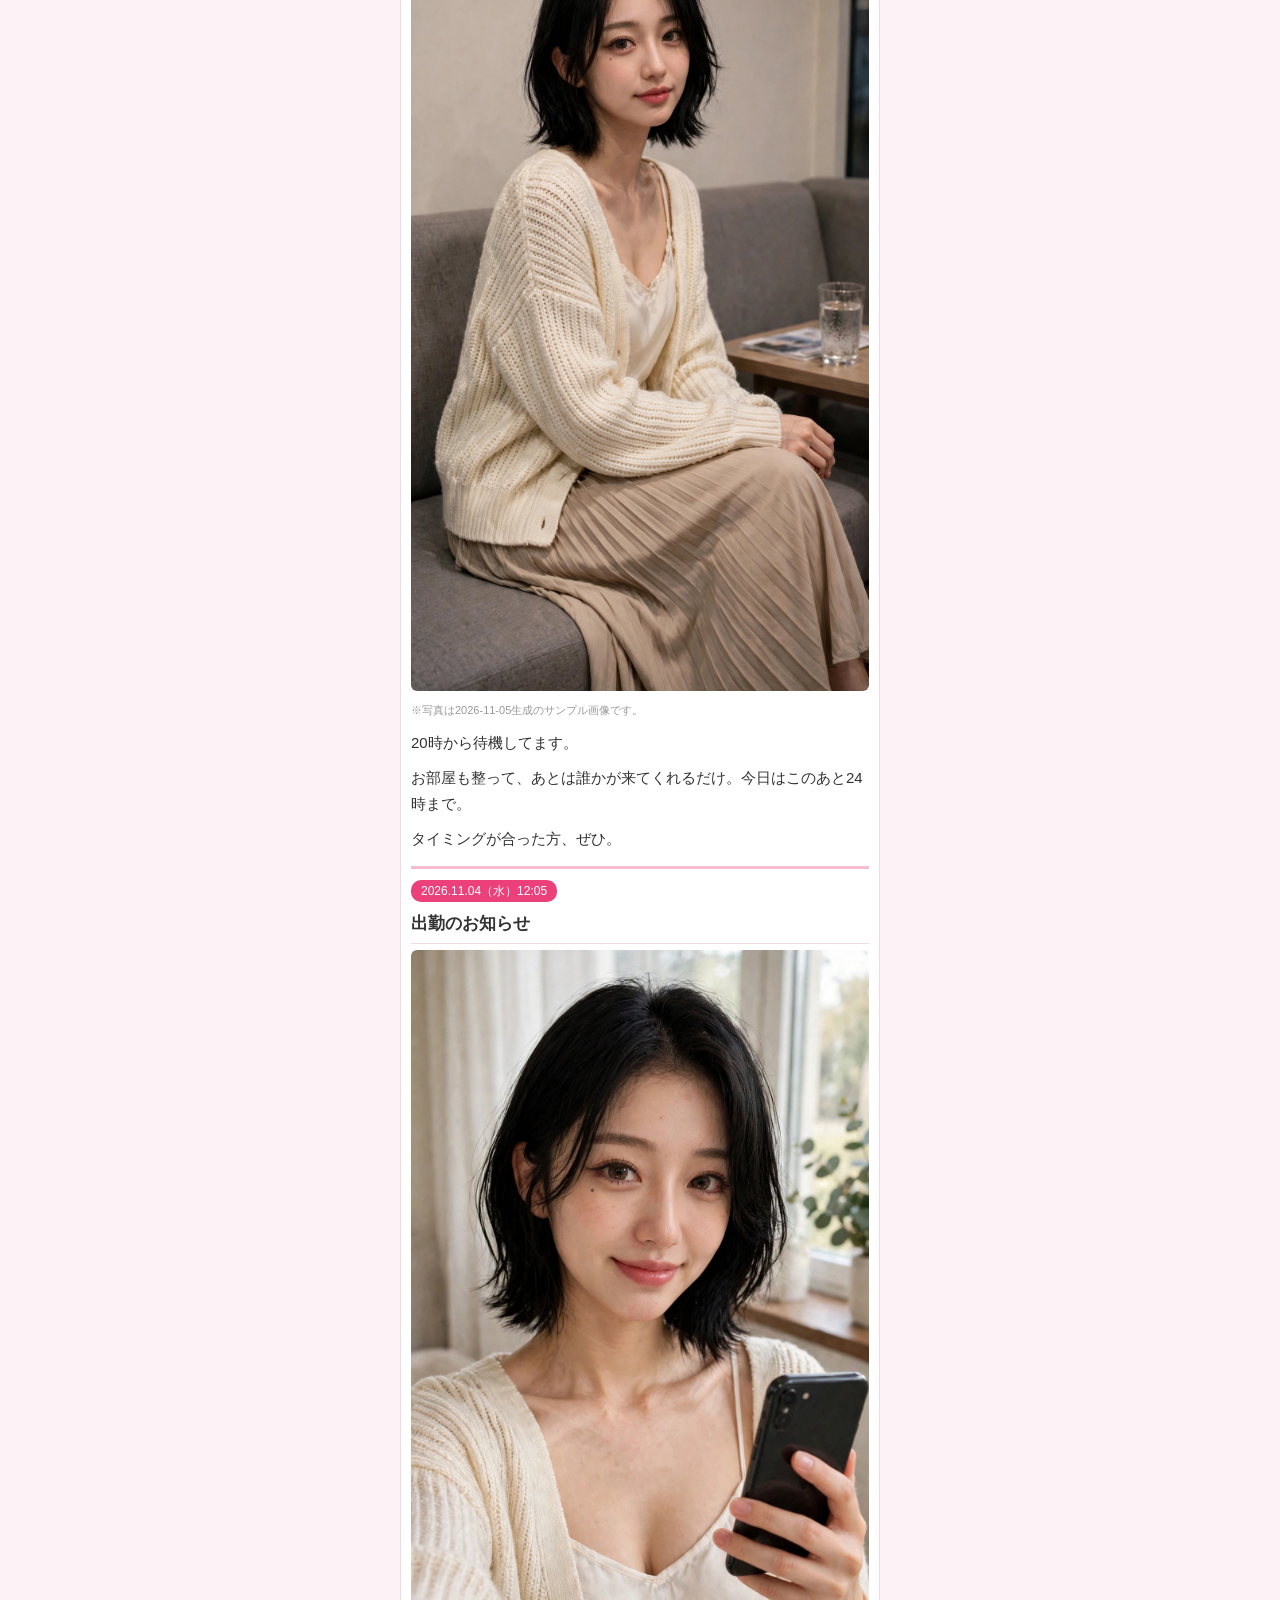
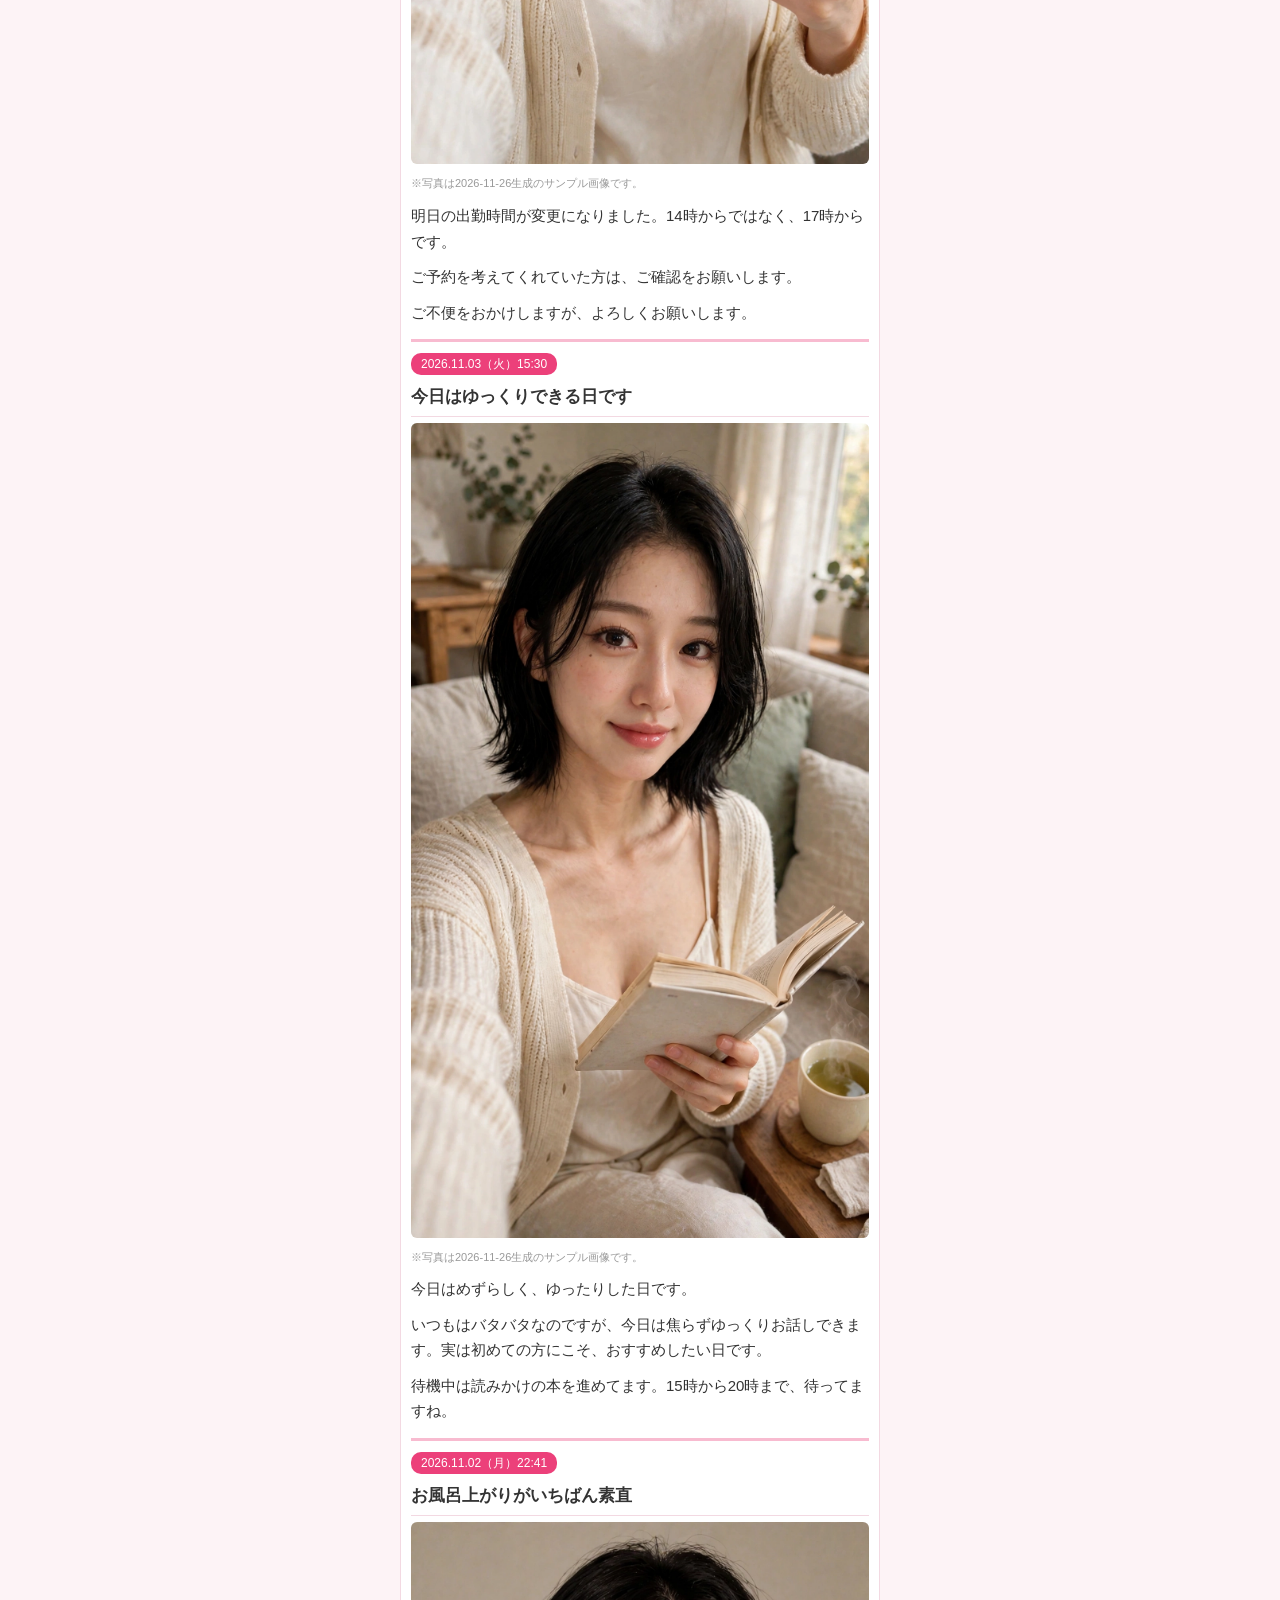
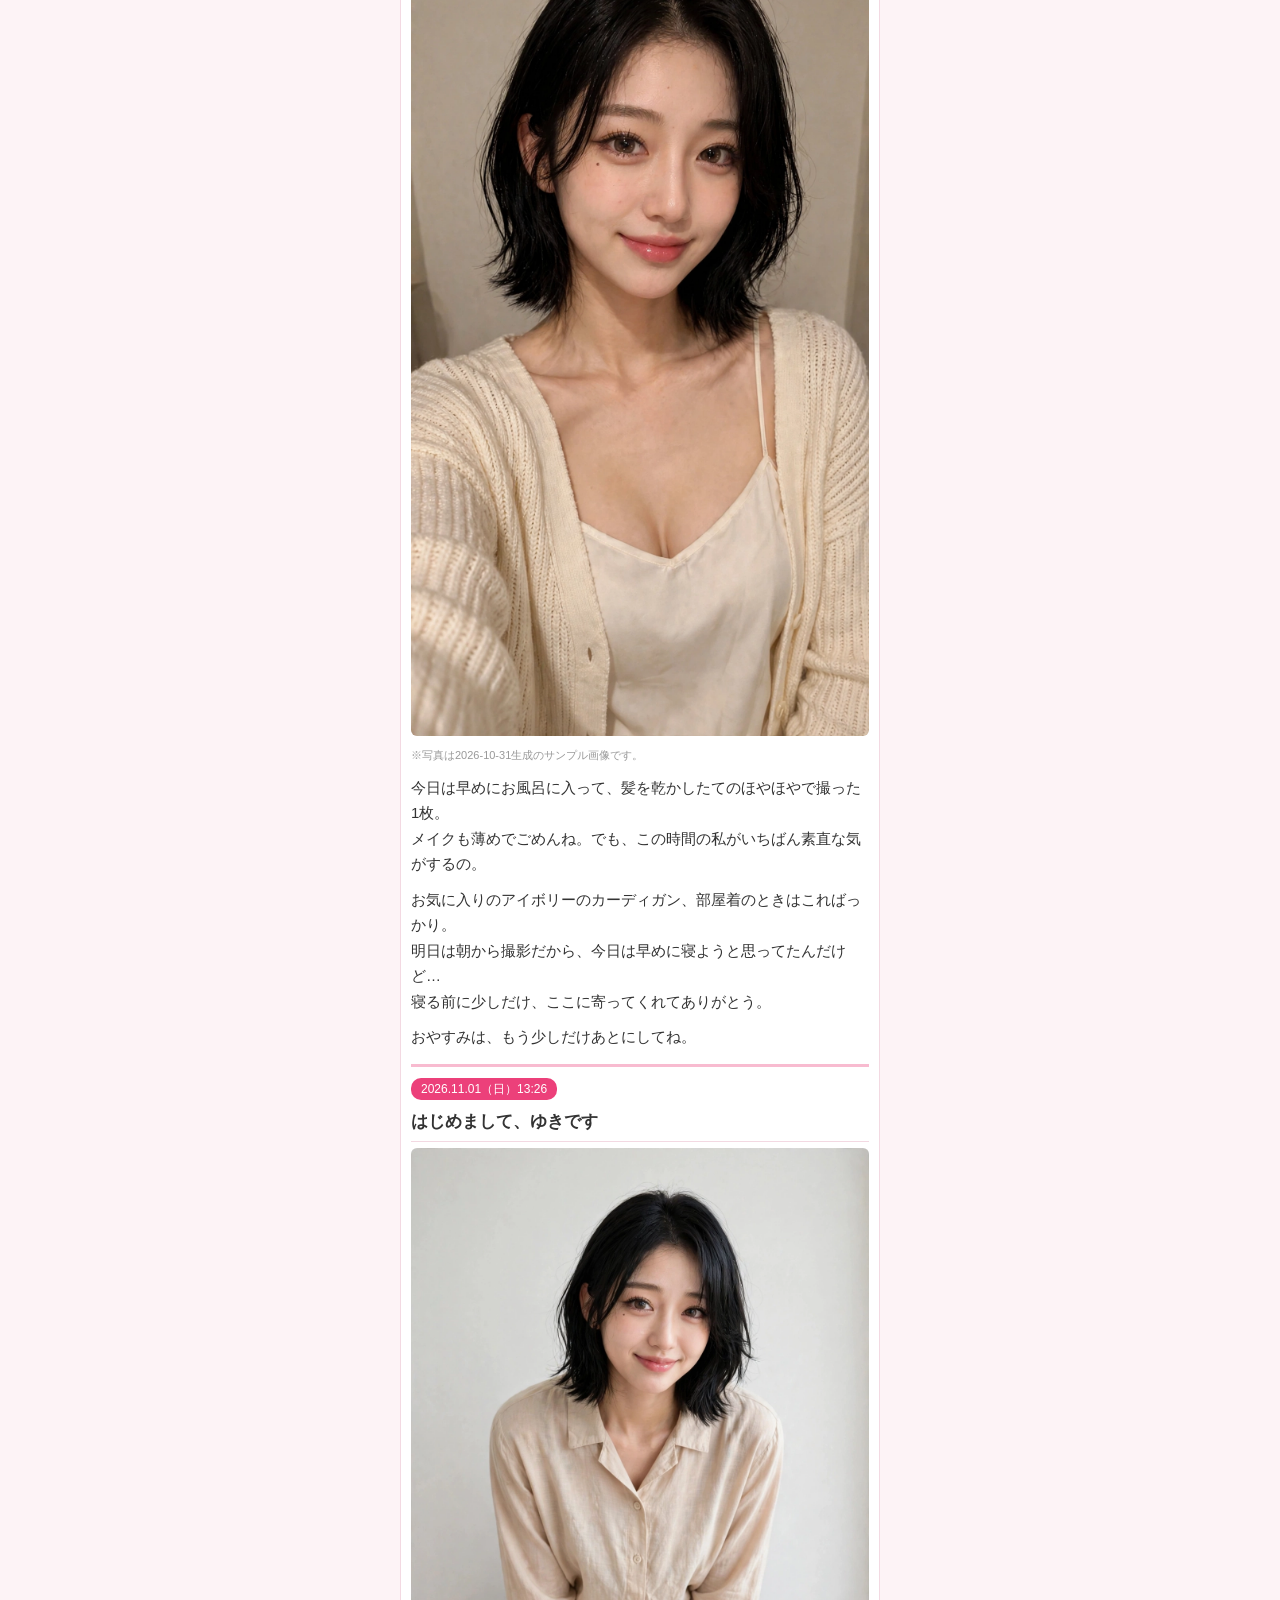
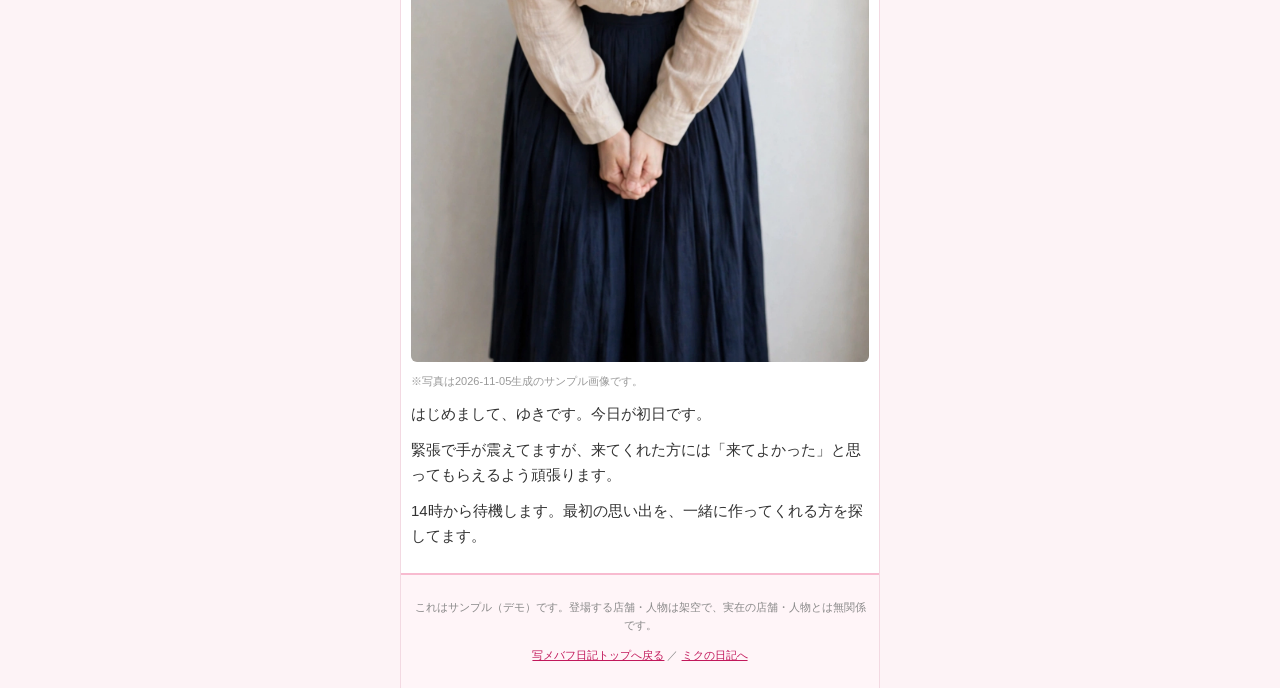
<file: diary-modelb.html>
<!DOCTYPE html>
<html lang="ja">
<head>
<meta charset="utf-8">
<meta name="viewport" content="width=device-width, initial-scale=1">
<title>ゆきの写メ日記｜第1章 実例編｜写メバフ日記</title>
<link rel="stylesheet" href="style.css">
</head>
<body>
<div class="wrap">
  <div class="sample-banner">これはサンプル（デモ）です。実在の店舗・人物ではありません</div>
  <header class="site-head">
    <p class="site-name">ゆきの写メ日記</p>
    <p class="site-sub">第1章 実例編（2）｜写メバフ日記</p>
  </header>
  <nav class="top-nav">
    <a href="index.html">写メバフ日記トップ</a>
    <a href="diary-sister.html">ミクの日記</a>
    <a href="diary-modelb.html" class="current">ゆきの日記</a>
  </nav>

  <div class="profile">
    <img src="images/modelb-afterbath.webp" alt="ゆきの写真（サンプル画像）">
    <div class="prof-body">
      <p class="prof-name">ゆき <span style="font-size:13px;color:#888;">（26歳）</span></p>
      <table>
        <tr><th>所属</th><td>サンプル店（架空）</td></tr>
        <tr><th>タイプ</th><td>お姉さん系。黒髪ショートボブ、落ち着いた雰囲気</td></tr>
        <tr><th>好きなもの</th><td>長風呂、読書、静かな夜のドライブ</td></tr>
        <tr><th>ひとこと</th><td>ゆっくり話す時間が好きです。急かさない夜をどうぞ</td></tr>
      </table>
      <p class="prof-note">※プロフィールはすべて架空のサンプル表記です。</p>
    </div>
  </div>

  <article class="entry" id="entry-lastday">
    <span class="entry-date">2026.11.14（土）23:40</span>
    <h2>連勤、走り切りました</h2>
    <div class="entry-body">
      <img class="diary-photo" src="images/yuki-lastday.webp" alt="夜にマグカップを両手で持つ自撮り（サンプル画像）">
      <p class="photo-caption">※写真は2026-11-26生成のサンプル画像です。</p>
      <p>連勤、無事に走り切りました。</p>
      <p>会いに来てくれた皆さんのおかげです。今夜は長風呂で、ゆっくり疲れを流します。</p>
      <p>少し休んで、次は19日に戻ってきます。</p>
    </div>
  </article>

  <article class="entry" id="entry-return">
    <span class="entry-date">2026.11.12（木）13:50</span>
    <h2>ただいまです</h2>
    <div class="entry-body">
      <img class="diary-photo" src="images/yuki-return.webp" alt="入口で小さく手を振る自撮り（サンプル画像）">
      <p class="photo-caption">※写真は2026-11-26生成のサンプル画像です。</p>
      <p>お休みをいただいていましたが、今日から戻ってきました。</p>
      <p>待っててくれた方、ありがとうございます。充電したぶん、今日からまたゆっくり丁寧に。</p>
      <p>14時からいます。ただいまの挨拶を、直接させてください。</p>
    </div>
  </article>

  <article class="entry" id="entry-lingerie">
    <span class="entry-date">2026.11.10（火）19:20</span>
    <h2>今日は深い赤の日</h2>
    <div class="entry-body">
      <img class="diary-photo" src="images/yuki-lingerie.webp" alt="深い赤のニットを着て撮った自撮り（サンプル画像）">
      <p class="photo-caption">※写真は2026-11-26生成のサンプル画像です。</p>
      <p>今日の下着は、深い赤です。</p>
      <p>理由は特にないけど、この色の日は自分でも少し大胆になれる気がします。</p>
      <p>確認できるのは、会いに来てくれた人だけです。</p>
    </div>
  </article>

  <article class="entry" id="entry-lastslot">
    <span class="entry-date">2026.11.09（月）21:40</span>
    <h2>あと1枠になりました</h2>
    <div class="entry-body">
      <img class="diary-photo" src="images/yuki-lastslot.webp" alt="夜の待合室のソファに座った自撮り（サンプル画像）">
      <p class="photo-caption">※写真は2026-11-26生成のサンプル画像です。</p>
      <p>本日、残りは22時からの1枠だけになりました。</p>
      <p>迷っていた方の背中を、そっと押す日記です。</p>
      <p>今日の最後の時間を、一緒に過ごしましょう。</p>
    </div>
  </article>

  <article class="entry" id="entry-rain">
    <span class="entry-date">2026.11.08（日）17:15</span>
    <h2>雨の日の方が、実は</h2>
    <div class="entry-body">
      <img class="diary-photo" src="images/yuki-rain.webp" alt="雨の窓辺で撮った自撮り（サンプル画像）">
      <p class="photo-caption">※写真は2026-11-26生成のサンプル画像です。</p>
      <p>今日は雨ですね。</p>
      <p>雨の日はどこもゆったりしていて、私もゆっくりモードです。急かされない時間は、晴れの日より濃い気がします。</p>
      <p>足元に気をつけて、無理のない範囲で会いに来てください。19時からいます。</p>
    </div>
  </article>

  <article class="entry" id="entry-weekend">
    <span class="entry-date">2026.11.07（土）19:05</span>
    <h2>週末の夜、空いてますか</h2>
    <div class="entry-body">
      <img class="diary-photo" src="images/yuki-weekend.webp" alt="夜の窓辺で振り返る姿（サンプル画像）">
      <p class="photo-caption">※写真は2026-11-05生成のサンプル画像です。</p>
      <p>一週間お疲れさまでした。</p>
      <p>週末の夜くらい、自分を甘やかしてもいいと思うんです。ゆきは今夜、20時からいます。</p>
      <p>明日を気にしない夜を、一緒に。</p>
    </div>
  </article>

  <article class="entry" id="entry-daily">
    <span class="entry-date">2026.11.06（金）16:45</span>
    <h2>お休みの日は、本とお風呂</h2>
    <div class="entry-body">
      <img class="diary-photo" src="images/yuki-daily.webp" alt="ベッドに仰向けで目を閉じる姿を真上から撮った写真（サンプル画像）">
      <p class="photo-caption">※写真は2026-11-05生成のサンプル画像です。</p>
      <p>今日はお休みでした。午前中はベッドで本の続きを少しだけ、のつもりが、気づいたらうとうとしてました。</p>
      <p>長風呂でゆっくり温まったら、頭もすっきり。お休みの日の報告はこれくらいがちょうどいいです。</p>
      <p>明日からまた出勤します。次に会える日を楽しみにしてます。</p>
    </div>
  </article>

  <article class="entry" id="entry-honshimei">
    <span class="entry-date">2026.11.05（木）23:30</span>
    <h2>いつもありがとうございます</h2>
    <div class="entry-body">
      <img class="diary-photo" src="images/yuki-honshimei.webp" alt="前景の大きな丸いクッションに両腕を預けて前傾する姿（サンプル画像）">
      <p class="photo-caption">※写真は2026-11-05生成のサンプル画像です。</p>
      <p>今日も本指名で会いに来てくれたお兄さん、ありがとうございました。</p>
      <p>会うたびに話が深くなるの、私も楽しみにしてます。</p>
      <p>次に会える日まで、また頑張れます。</p>
    </div>
  </article>

  <article class="entry" id="entry-waiting">
    <span class="entry-date">2026.11.04（水）20:12</span>
    <h2>いま、待ってます</h2>
    <div class="entry-body">
      <img class="diary-photo" src="images/yuki-waiting.webp" alt="待機室のソファに座って待つ姿（サンプル画像）">
      <p class="photo-caption">※写真は2026-11-05生成のサンプル画像です。</p>
      <p>20時から待機してます。</p>
      <p>お部屋も整って、あとは誰かが来てくれるだけ。今日はこのあと24時まで。</p>
      <p>タイミングが合った方、ぜひ。</p>
    </div>
  </article>

  <article class="entry" id="entry-report">
    <span class="entry-date">2026.11.04（水）12:05</span>
    <h2>出勤のお知らせ</h2>
    <div class="entry-body">
      <img class="diary-photo" src="images/yuki-report.webp" alt="スマホを手に持って撮った自撮り（サンプル画像）">
      <p class="photo-caption">※写真は2026-11-26生成のサンプル画像です。</p>
      <p>明日の出勤時間が変更になりました。14時からではなく、17時からです。</p>
      <p>ご予約を考えてくれていた方は、ご確認をお願いします。</p>
      <p>ご不便をおかけしますが、よろしくお願いします。</p>
    </div>
  </article>

  <article class="entry" id="entry-tea">
    <span class="entry-date">2026.11.03（火）15:30</span>
    <h2>今日はゆっくりできる日です</h2>
    <div class="entry-body">
      <img class="diary-photo" src="images/yuki-tea.webp" alt="ソファで本を読みながら撮った自撮り（サンプル画像）">
      <p class="photo-caption">※写真は2026-11-26生成のサンプル画像です。</p>
      <p>今日はめずらしく、ゆったりした日です。</p>
      <p>いつもはバタバタなのですが、今日は焦らずゆっくりお話しできます。実は初めての方にこそ、おすすめしたい日です。</p>
      <p>待機中は読みかけの本を進めてます。15時から20時まで、待ってますね。</p>
    </div>
  </article>

  <article class="entry" id="entry-afterbath">
    <span class="entry-date">2026.11.02（月）22:41</span>
    <h2>お風呂上がりがいちばん素直</h2>
    <div class="entry-body">
      <img class="diary-photo" src="images/modelb-afterbath.webp" alt="お風呂上がりの部屋着姿（サンプル画像）">
      <p class="photo-caption">※写真は2026-10-31生成のサンプル画像です。</p>
      <p>今日は早めにお風呂に入って、髪を乾かしたてのほやほやで撮った1枚。<br>
      メイクも薄めでごめんね。でも、この時間の私がいちばん素直な気がするの。</p>
      <p>お気に入りのアイボリーのカーディガン、部屋着のときはこればっかり。<br>
      明日は朝から撮影だから、今日は早めに寝ようと思ってたんだけど…<br>
      寝る前に少しだけ、ここに寄ってくれてありがとう。</p>
      <p>おやすみは、もう少しだけあとにしてね。</p>
    </div>
  </article>

  <article class="entry" id="entry-firstday">
    <span class="entry-date">2026.11.01（日）13:26</span>
    <h2>はじめまして、ゆきです</h2>
    <div class="entry-body">
      <img class="diary-photo" src="images/yuki-firstday.webp" alt="壁の前で両手を組み、軽く頭を下げる姿（サンプル画像）">
      <p class="photo-caption">※写真は2026-11-05生成のサンプル画像です。</p>
      <p>はじめまして、ゆきです。今日が初日です。</p>
      <p>緊張で手が震えてますが、来てくれた方には「来てよかった」と思ってもらえるよう頑張ります。</p>
      <p>14時から待機します。最初の思い出を、一緒に作ってくれる方を探してます。</p>
    </div>
  </article>

  <footer class="site-foot">
    <p>これはサンプル（デモ）です。登場する店舗・人物は架空で、実在の店舗・人物とは無関係です。</p>
    <p><a href="index.html">写メバフ日記トップへ戻る</a> ／ <a href="diary-sister.html">ミクの日記へ</a></p>
  </footer>
</div>
</body>
</html>
</file>
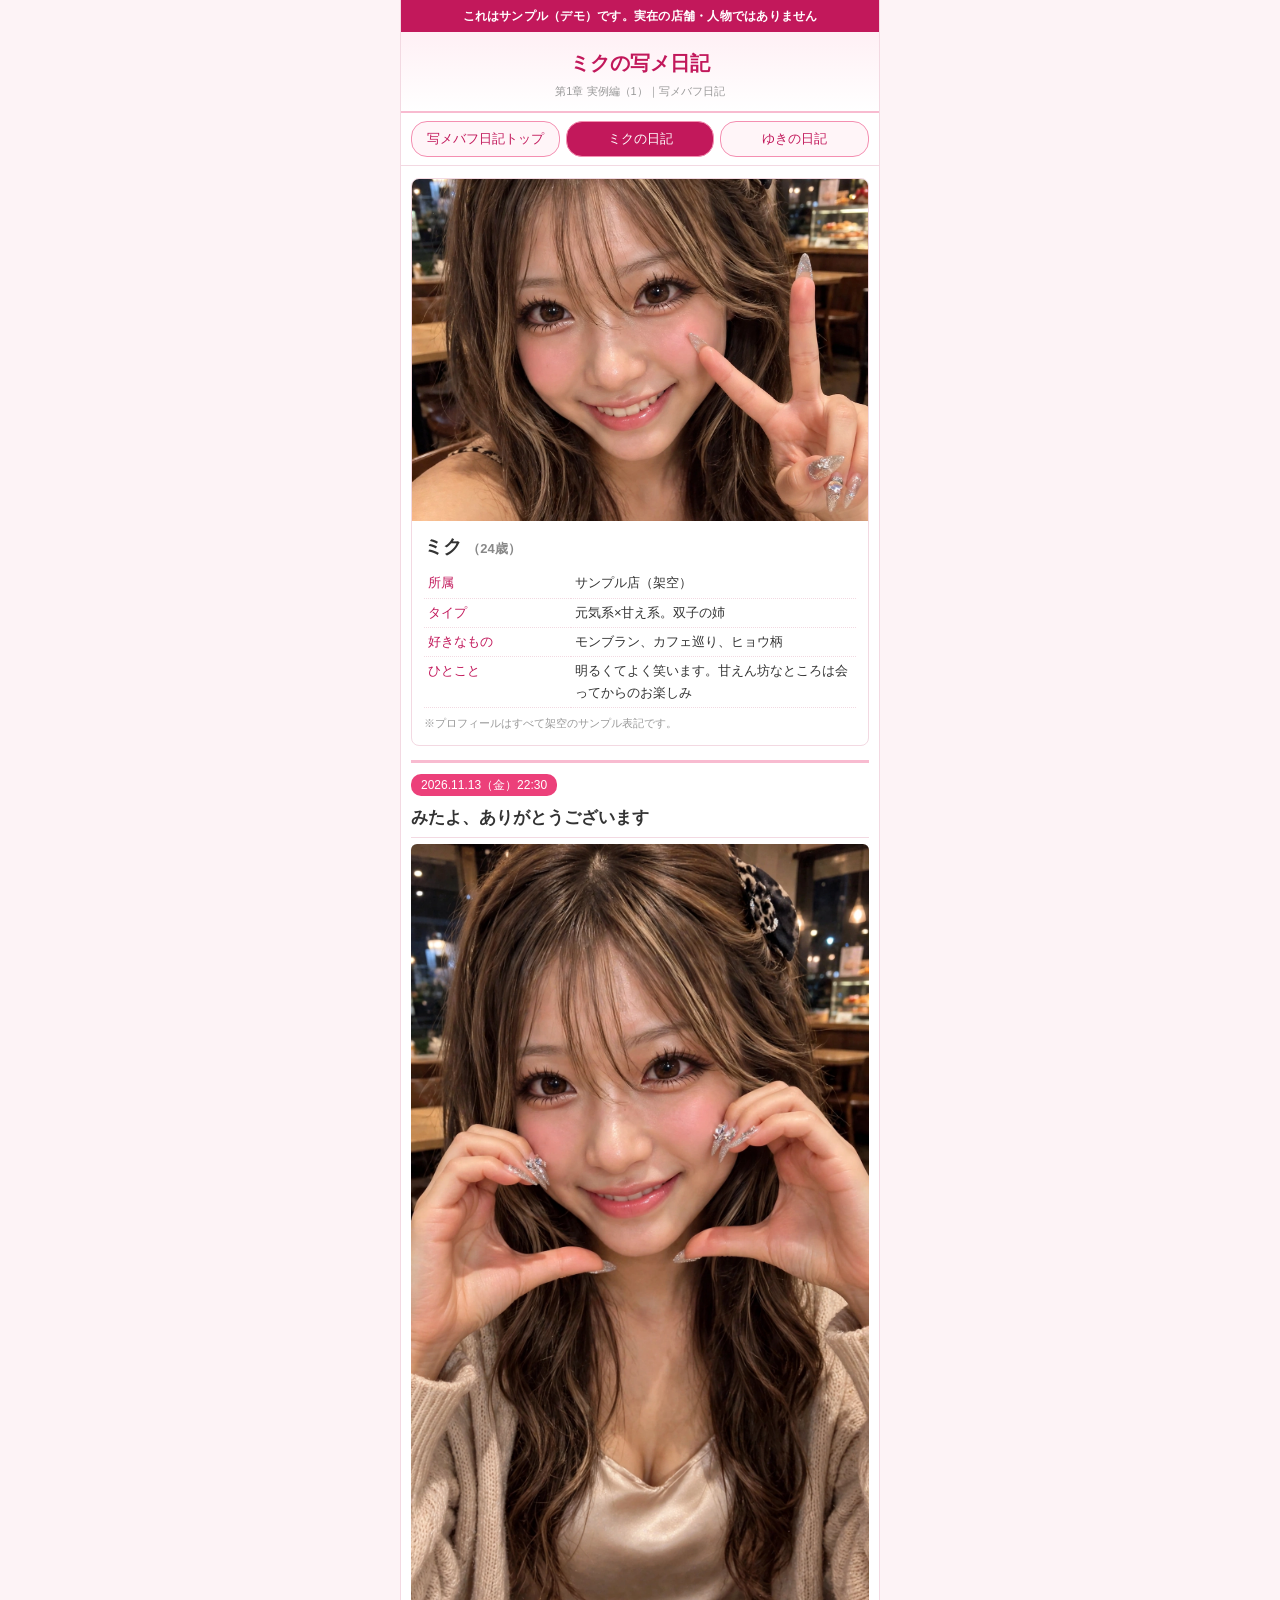
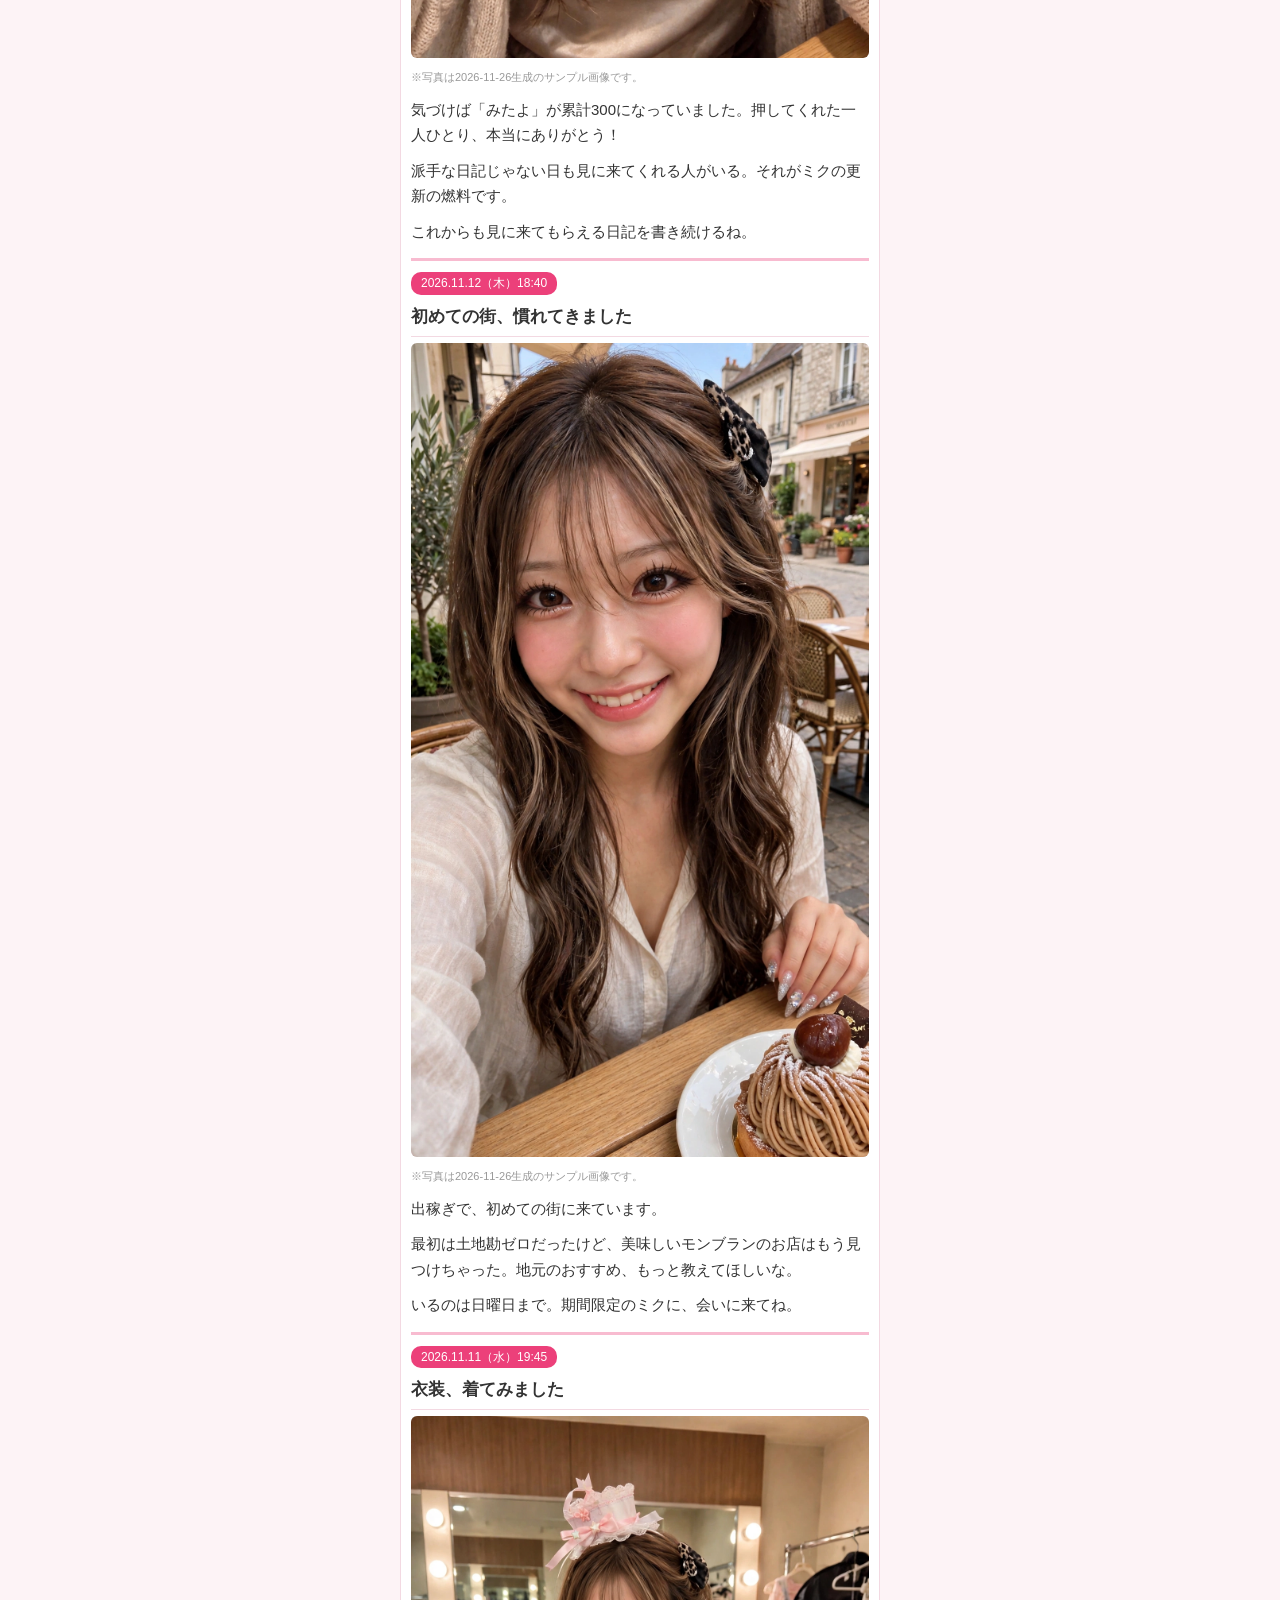
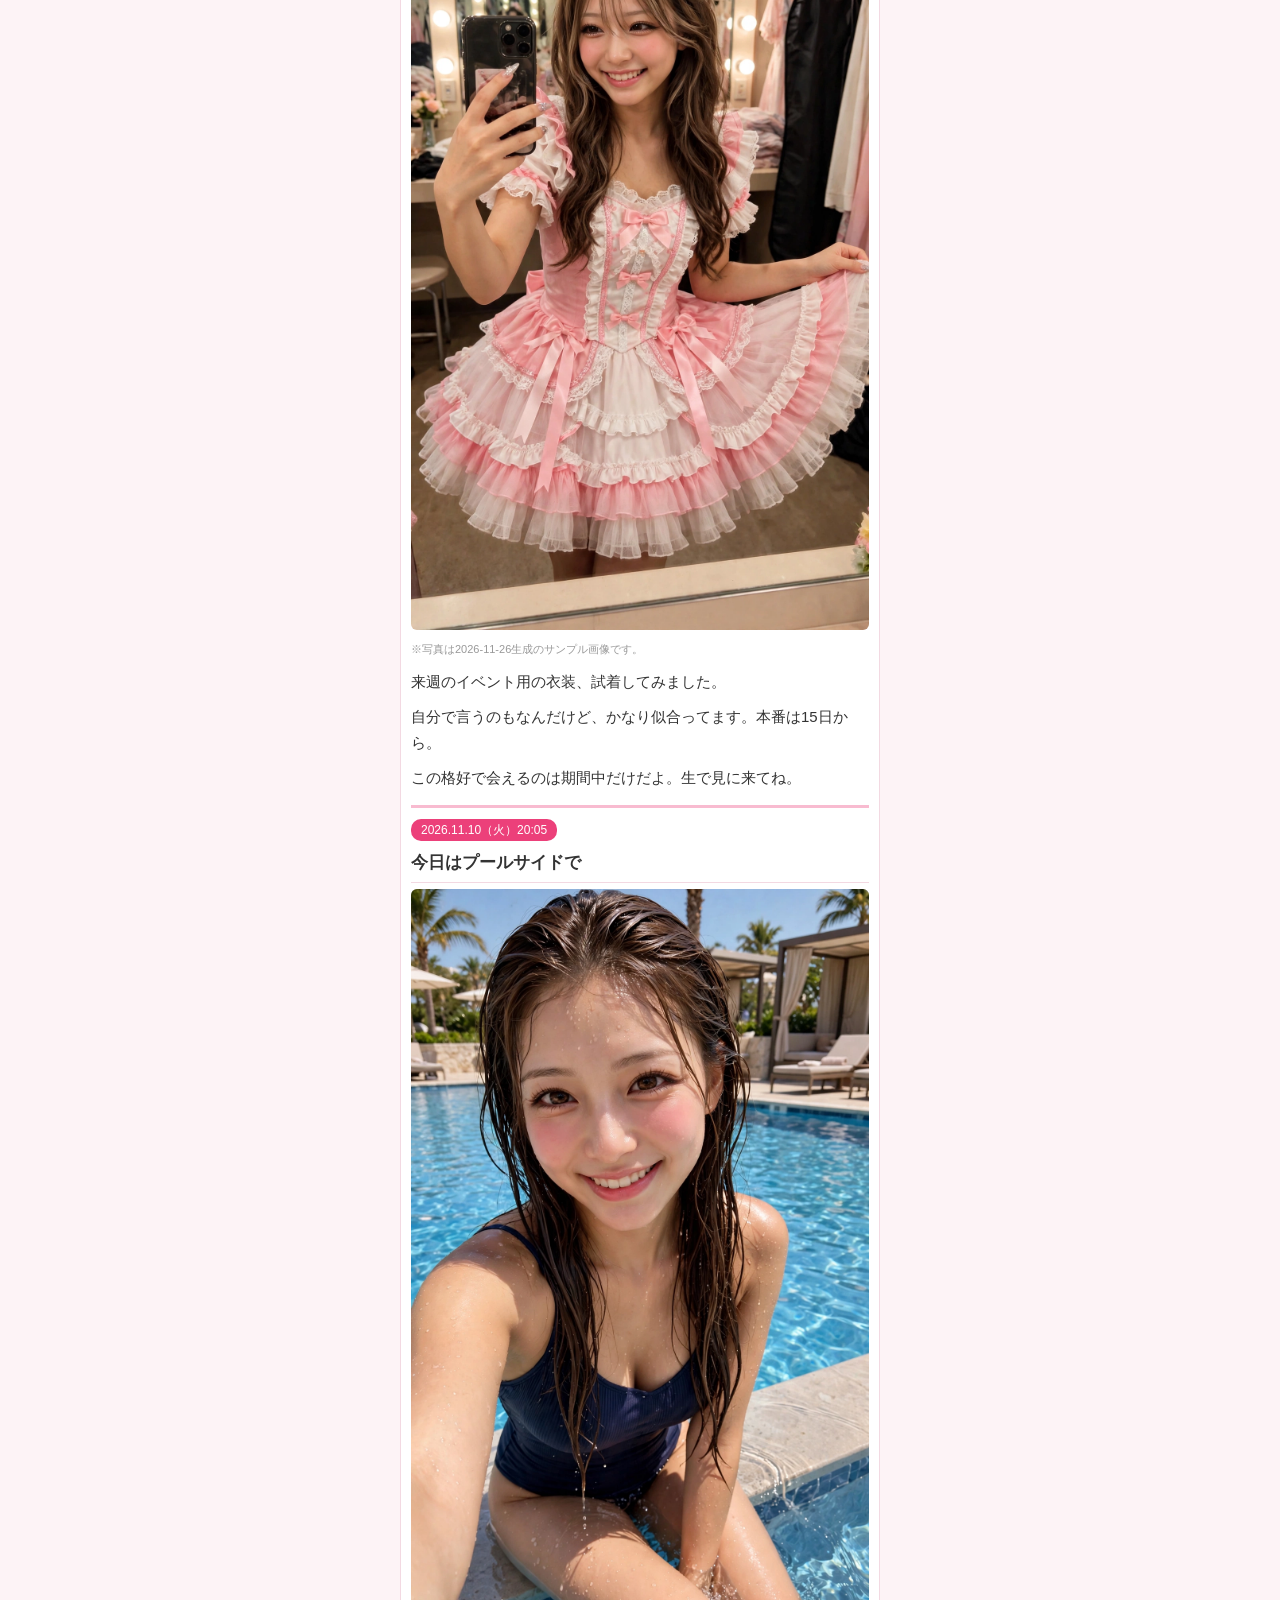
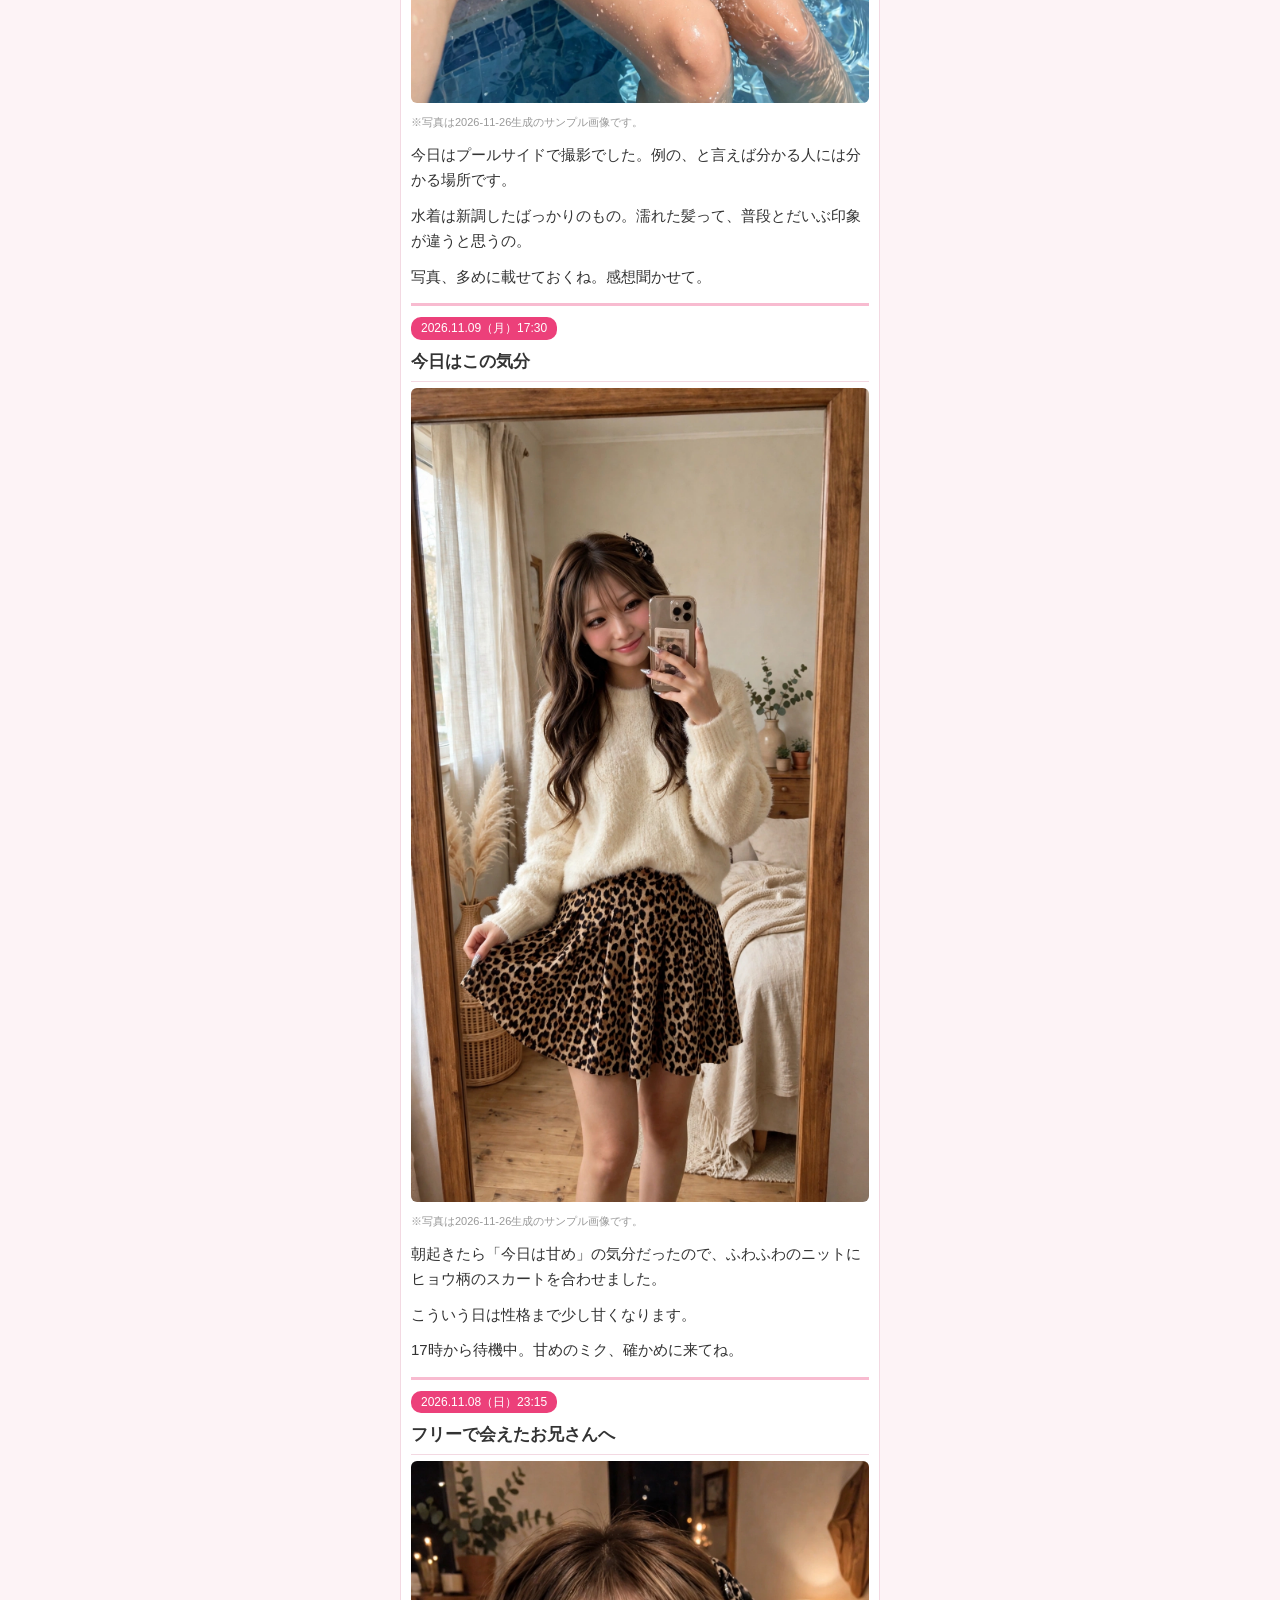
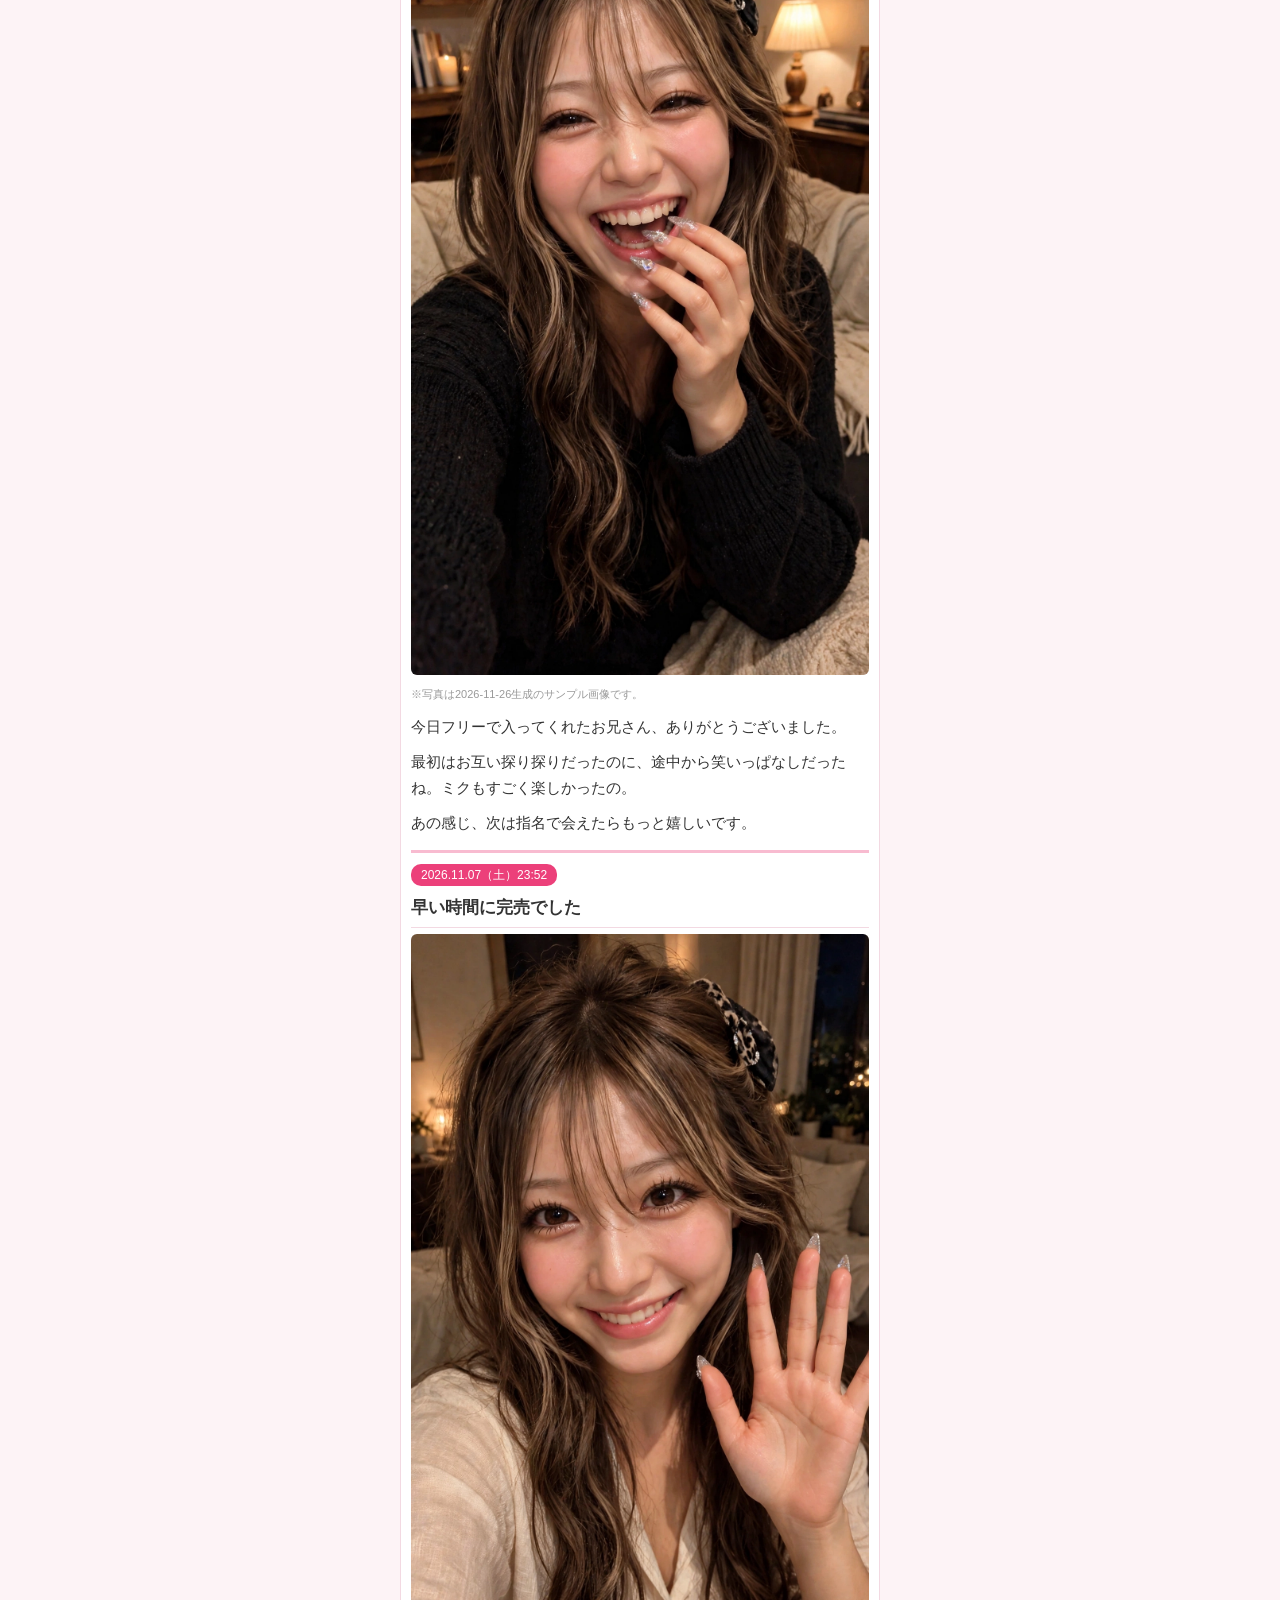
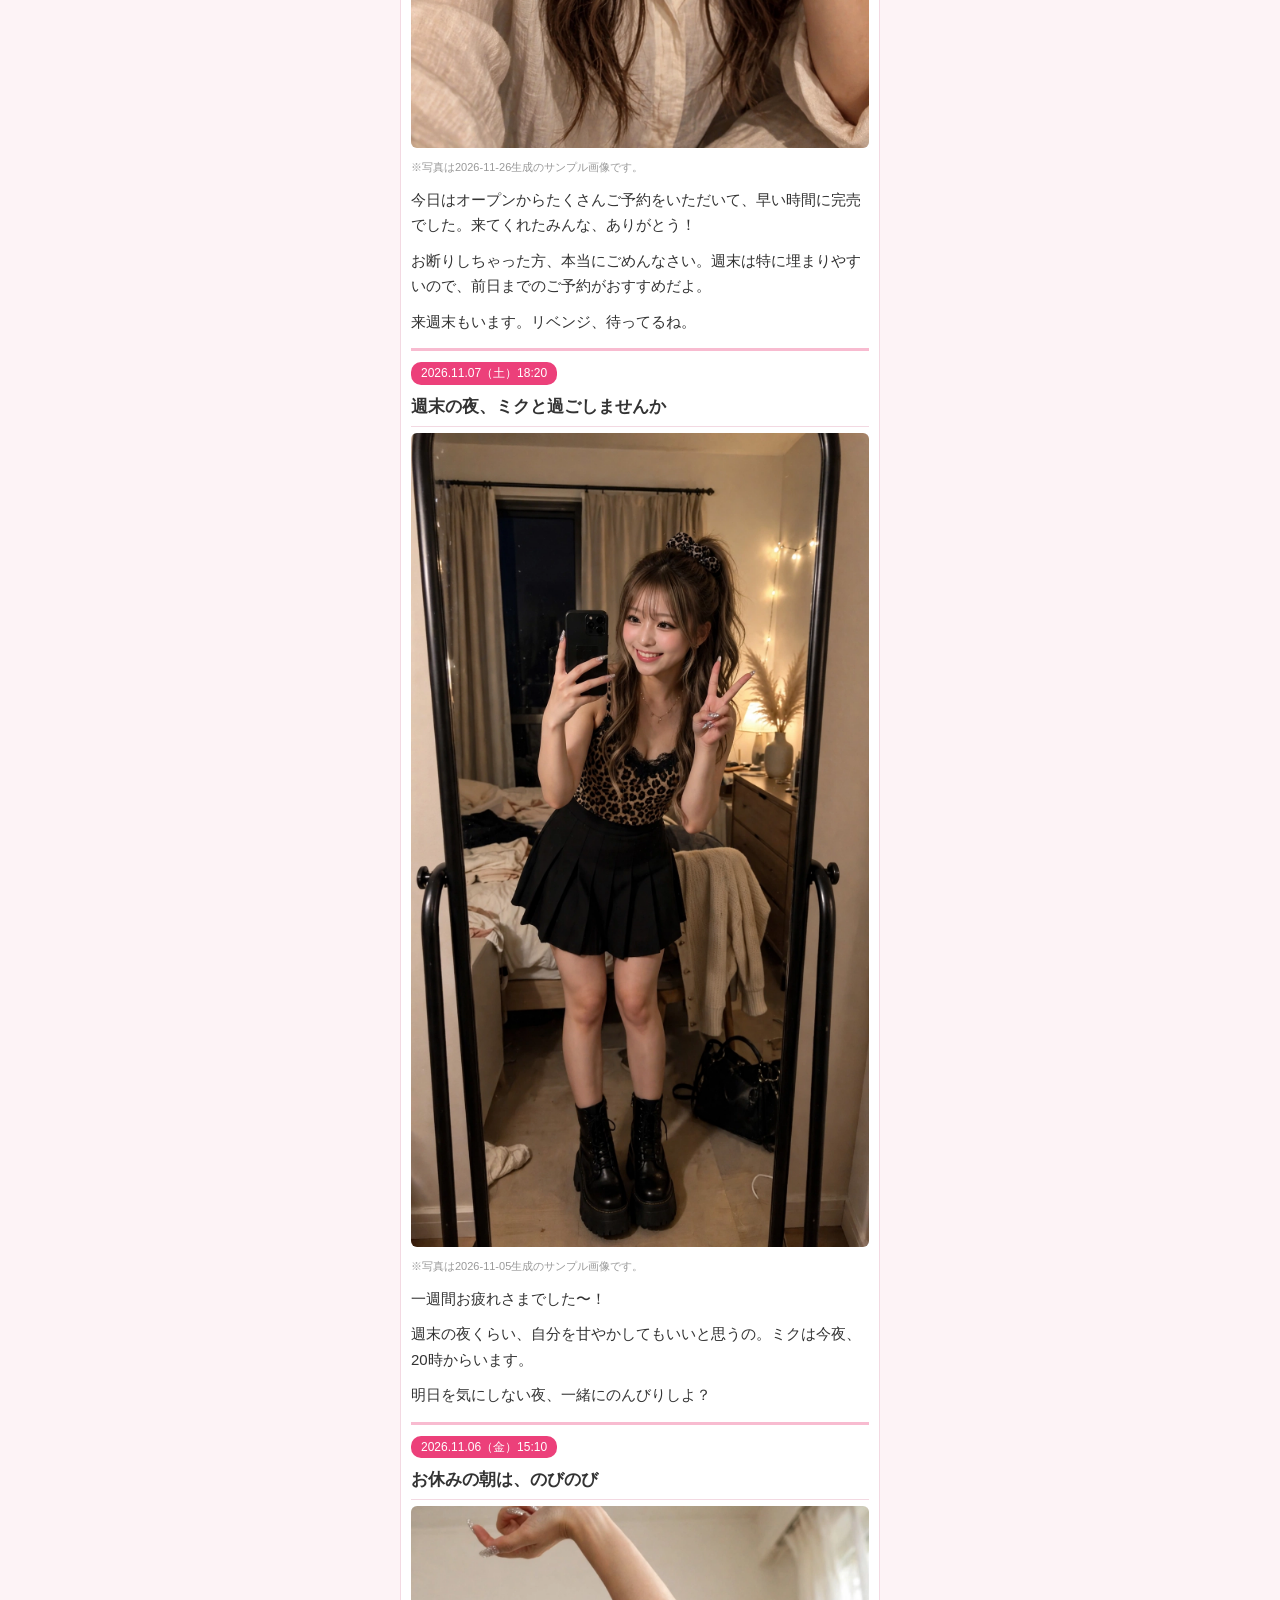
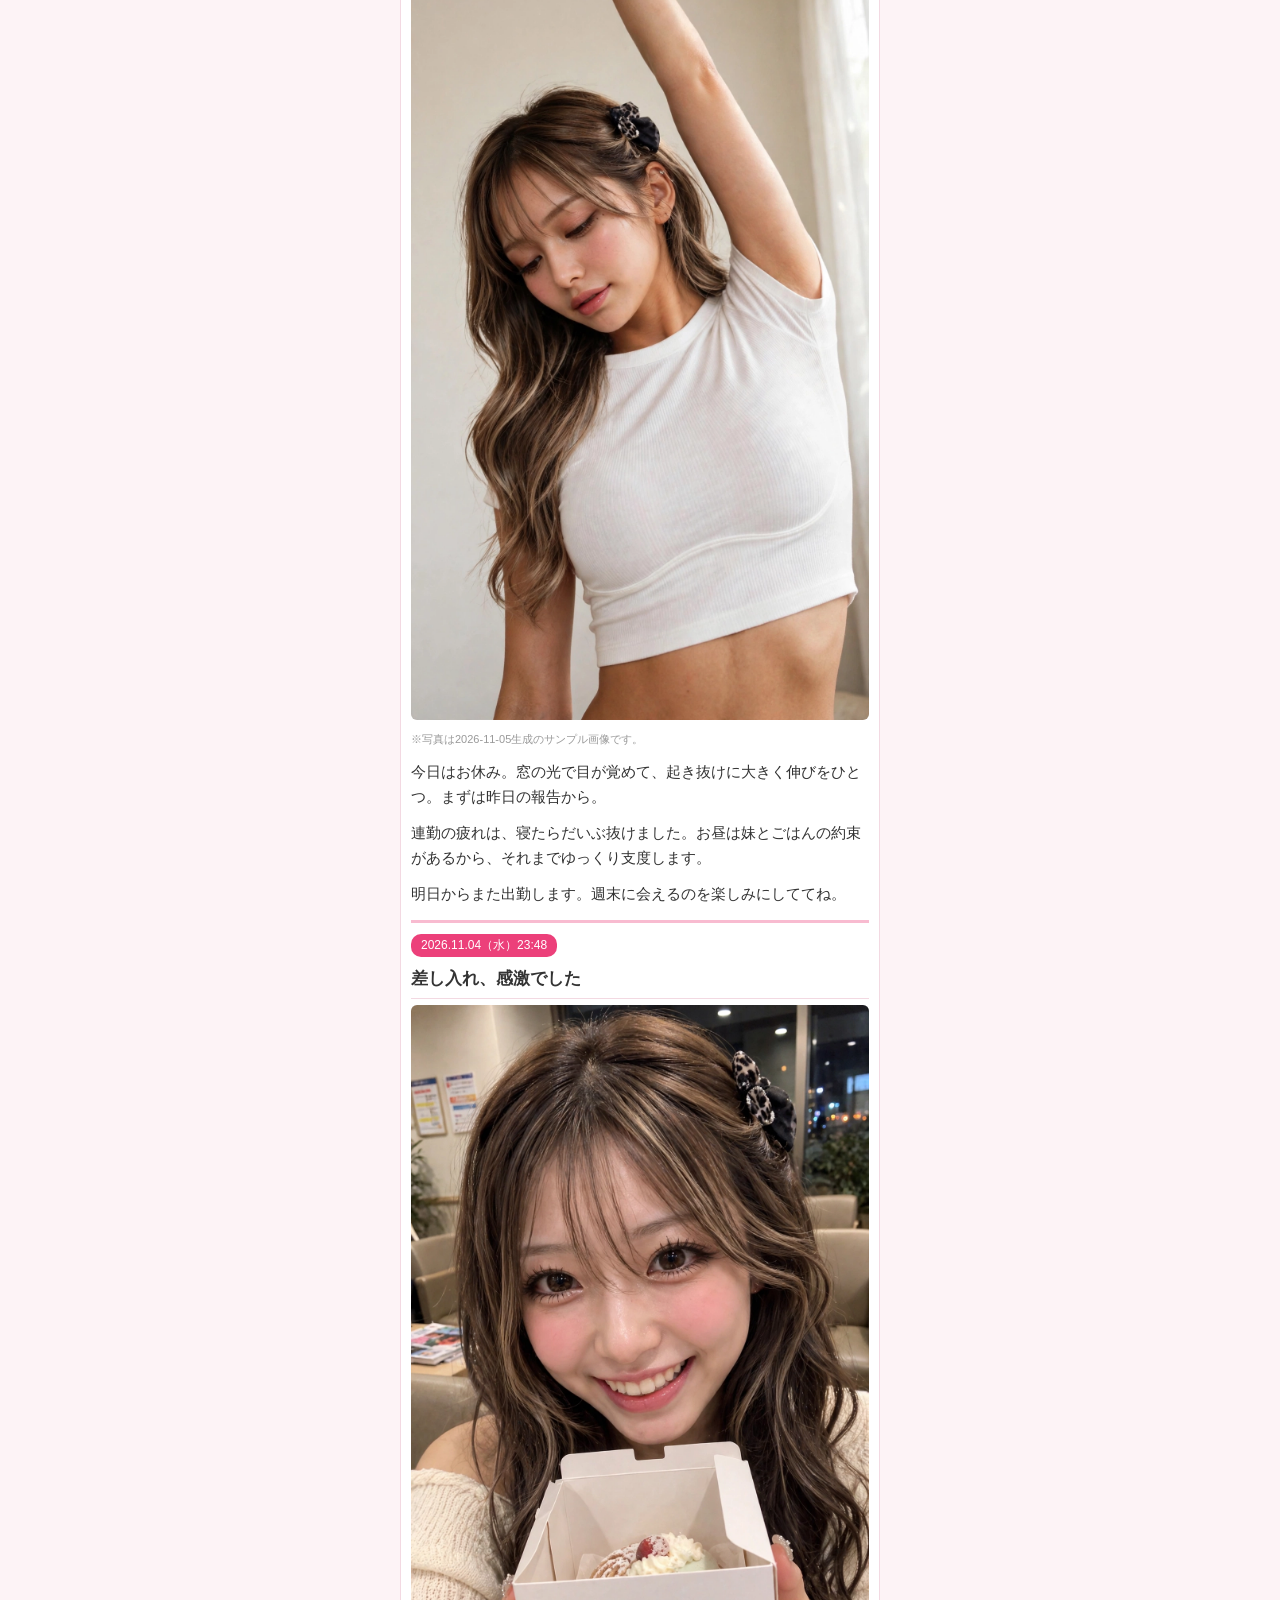
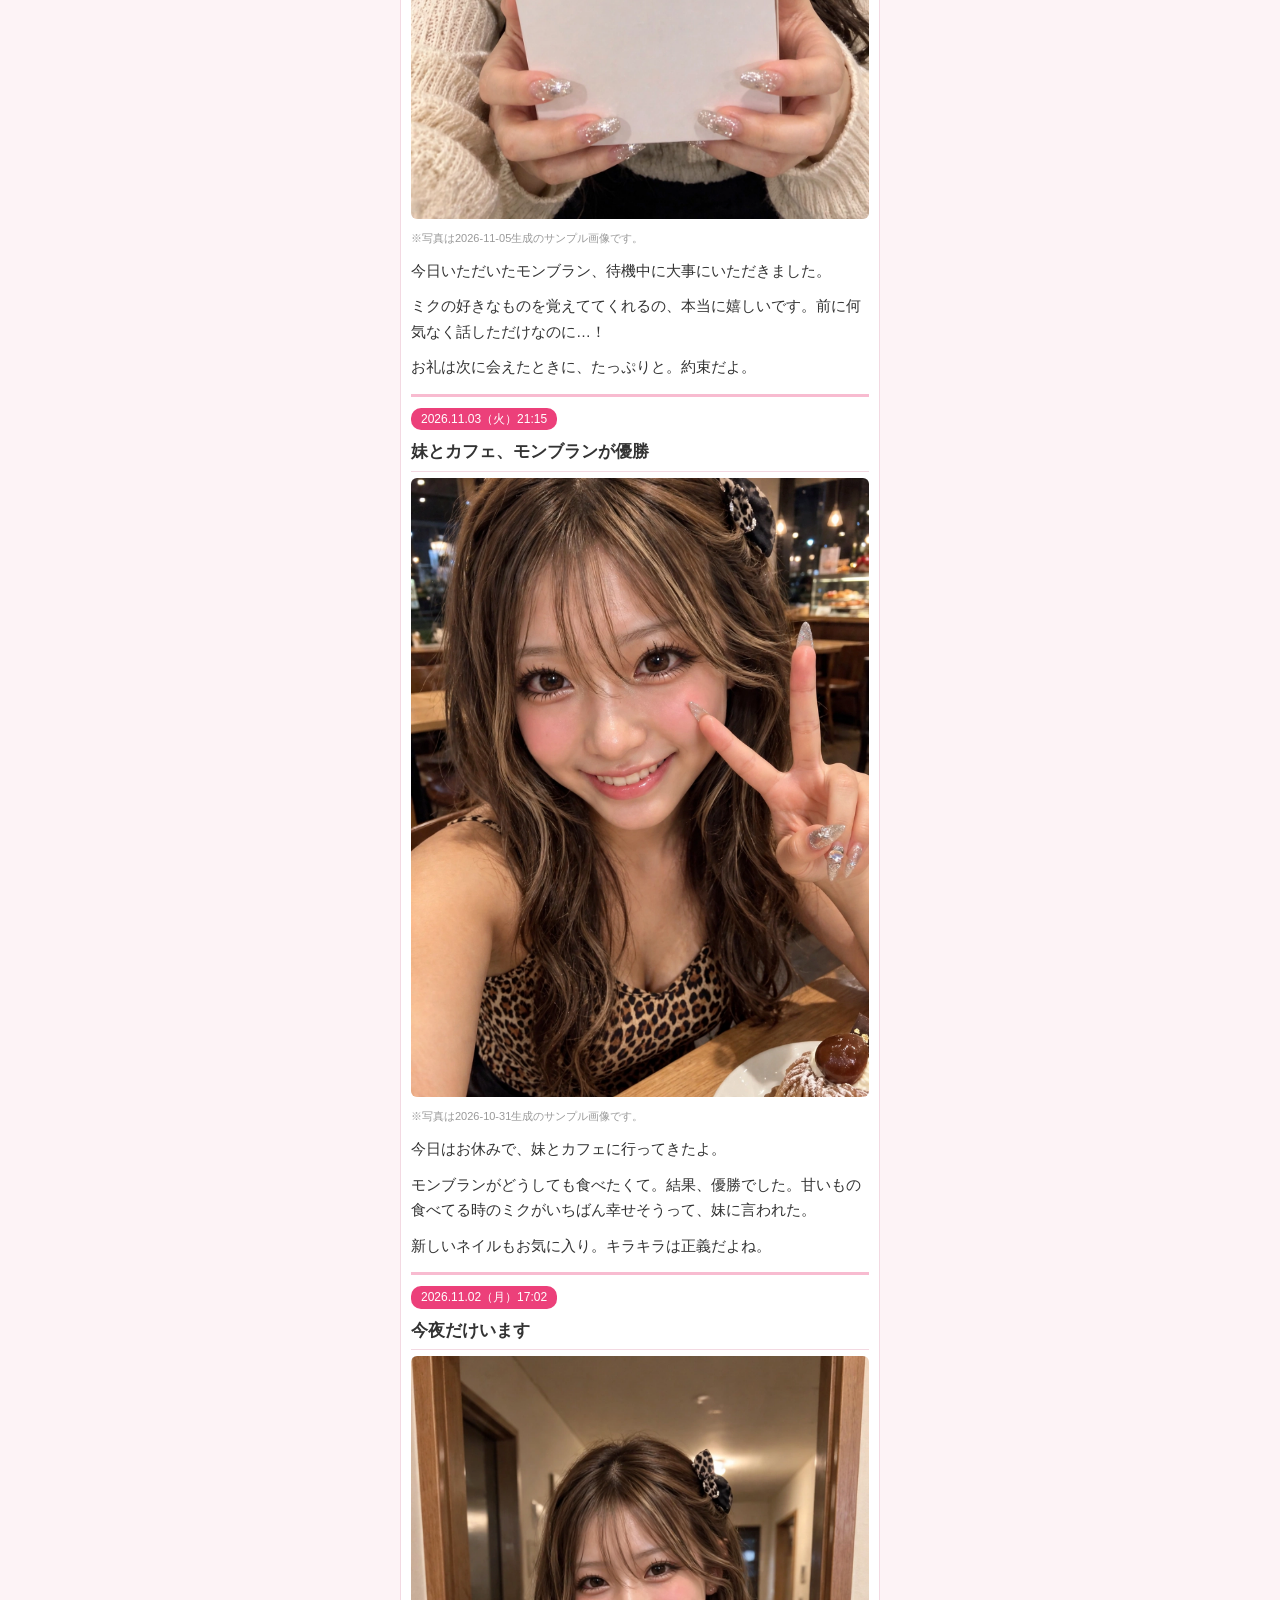
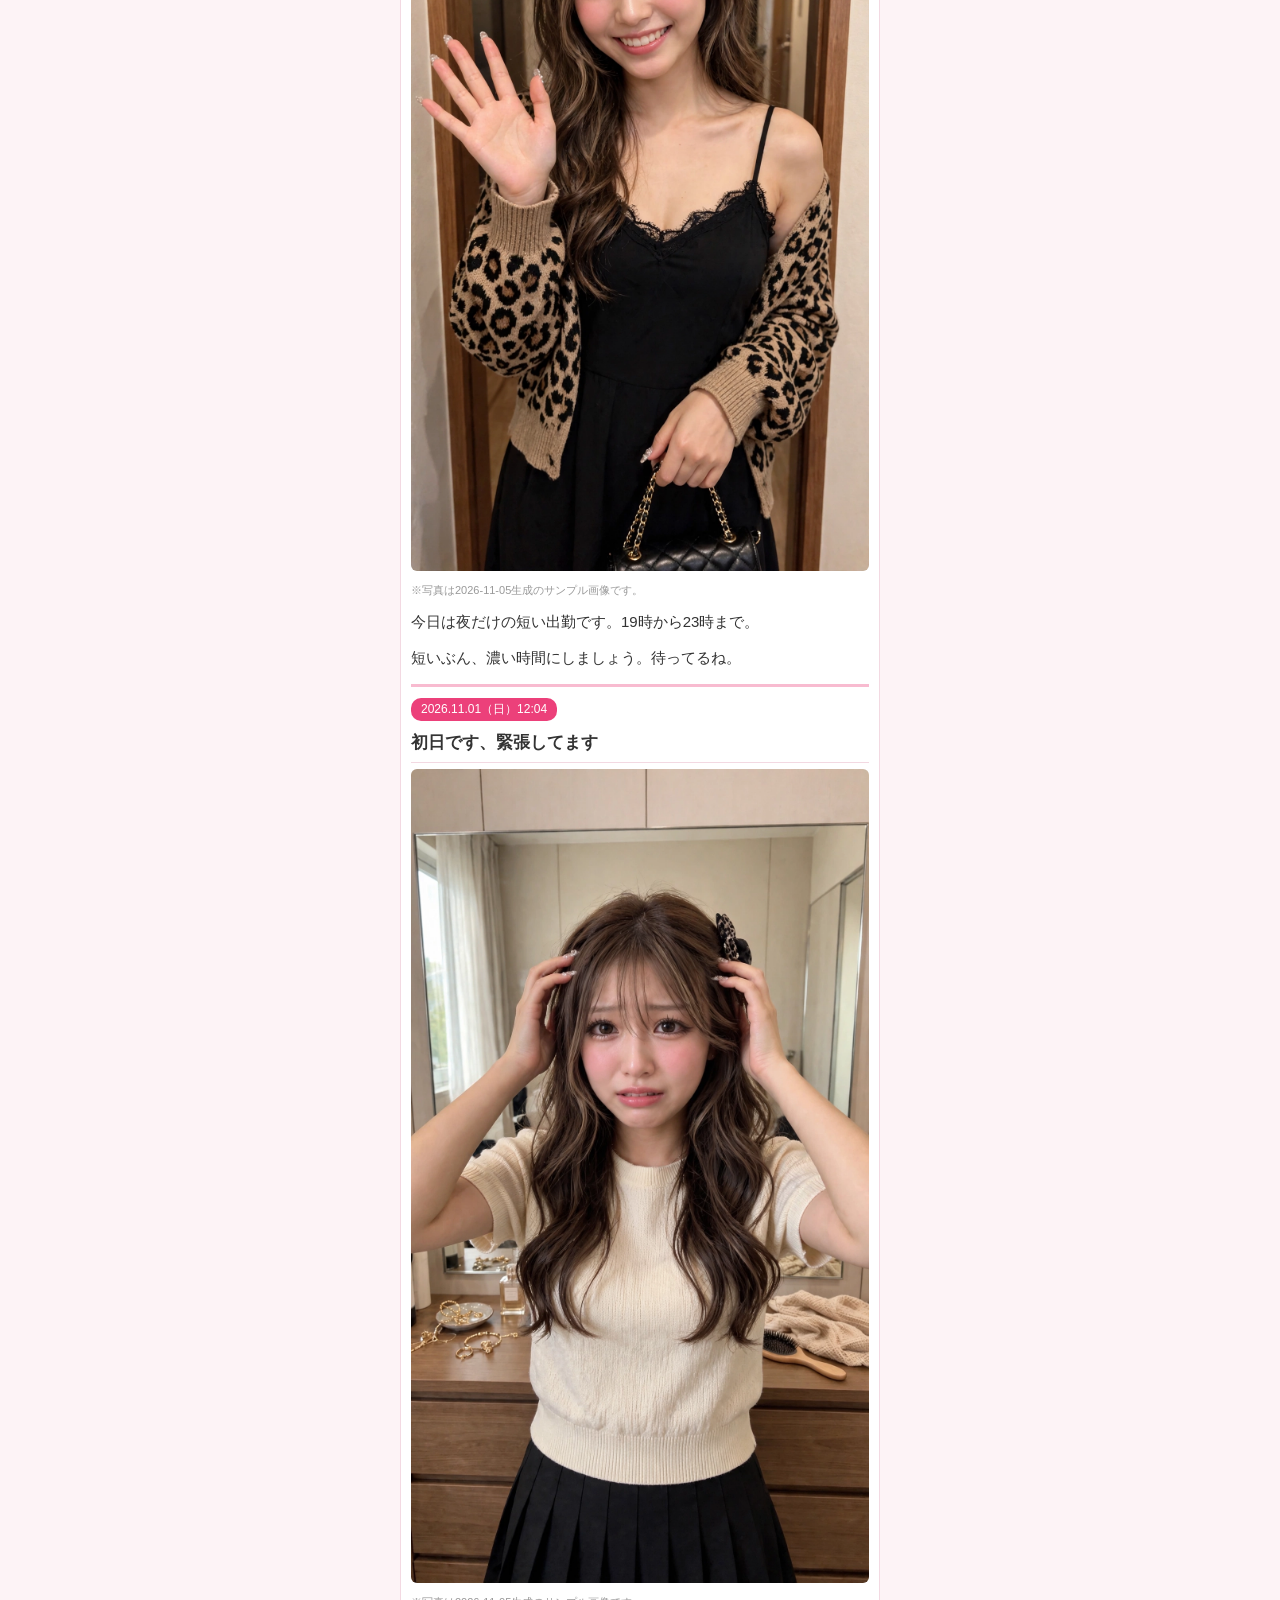
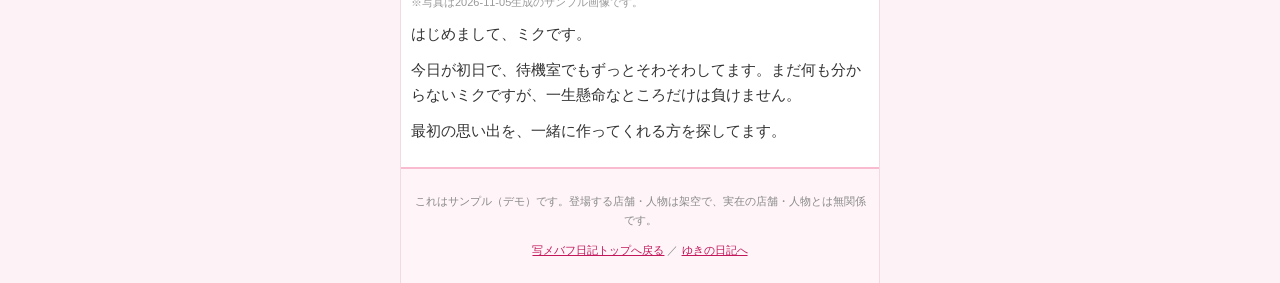
<file: diary-sister.html>
<!DOCTYPE html>
<html lang="ja">
<head>
<meta charset="utf-8">
<meta name="viewport" content="width=device-width, initial-scale=1">
<title>ミクの写メ日記｜第1章 実例編｜写メバフ日記</title>
<link rel="stylesheet" href="style.css">
</head>
<body>
<div class="wrap">
  <div class="sample-banner">これはサンプル（デモ）です。実在の店舗・人物ではありません</div>
  <header class="site-head">
    <p class="site-name">ミクの写メ日記</p>
    <p class="site-sub">第1章 実例編（1）｜写メバフ日記</p>
  </header>
  <nav class="top-nav">
    <a href="index.html">写メバフ日記トップ</a>
    <a href="diary-sister.html" class="current">ミクの日記</a>
    <a href="diary-modelb.html">ゆきの日記</a>
  </nav>

  <div class="profile">
    <img src="images/sister-cafe.webp" alt="ミクの写真（サンプル画像）">
    <div class="prof-body">
      <p class="prof-name">ミク <span style="font-size:13px;color:#888;">（24歳）</span></p>
      <table>
        <tr><th>所属</th><td>サンプル店（架空）</td></tr>
        <tr><th>タイプ</th><td>元気系×甘え系。双子の姉</td></tr>
        <tr><th>好きなもの</th><td>モンブラン、カフェ巡り、ヒョウ柄</td></tr>
        <tr><th>ひとこと</th><td>明るくてよく笑います。甘えん坊なところは会ってからのお楽しみ</td></tr>
      </table>
      <p class="prof-note">※プロフィールはすべて架空のサンプル表記です。</p>
    </div>
  </div>

  <article class="entry" id="entry-mitayo">
    <span class="entry-date">2026.11.13（金）22:30</span>
    <h2>みたよ、ありがとうございます</h2>
    <div class="entry-body">
      <img class="diary-photo" src="images/sister-mitayo.webp" alt="頬の横で小さなハートを作る自撮り（サンプル画像）">
      <p class="photo-caption">※写真は2026-11-26生成のサンプル画像です。</p>
      <p>気づけば「みたよ」が累計300になっていました。押してくれた一人ひとり、本当にありがとう！</p>
      <p>派手な日記じゃない日も見に来てくれる人がいる。それがミクの更新の燃料です。</p>
      <p>これからも見に来てもらえる日記を書き続けるね。</p>
    </div>
  </article>

  <article class="entry" id="entry-dekasegi">
    <span class="entry-date">2026.11.12（木）18:40</span>
    <h2>初めての街、慣れてきました</h2>
    <div class="entry-body">
      <img class="diary-photo" src="images/sister-dekasegi.webp" alt="昼のカフェテラスでモンブランと撮った自撮り（サンプル画像）">
      <p class="photo-caption">※写真は2026-11-26生成のサンプル画像です。</p>
      <p>出稼ぎで、初めての街に来ています。</p>
      <p>最初は土地勘ゼロだったけど、美味しいモンブランのお店はもう見つけちゃった。地元のおすすめ、もっと教えてほしいな。</p>
      <p>いるのは日曜日まで。期間限定のミクに、会いに来てね。</p>
    </div>
  </article>

  <article class="entry" id="entry-event">
    <span class="entry-date">2026.11.11（水）19:45</span>
    <h2>衣装、着てみました</h2>
    <div class="entry-body">
      <img class="diary-photo" src="images/sister-event.webp" alt="楽屋の鏡の前でイベント衣装を試着した自撮り（サンプル画像）">
      <p class="photo-caption">※写真は2026-11-26生成のサンプル画像です。</p>
      <p>来週のイベント用の衣装、試着してみました。</p>
      <p>自分で言うのもなんだけど、かなり似合ってます。本番は15日から。</p>
      <p>この格好で会えるのは期間中だけだよ。生で見に来てね。</p>
    </div>
  </article>

  <article class="entry" id="entry-pool">
    <span class="entry-date">2026.11.10（火）20:05</span>
    <h2>今日はプールサイドで</h2>
    <div class="entry-body">
      <img class="diary-photo" src="images/sister-pool.webp" alt="プールサイドで足を水に入れた自撮り（サンプル画像）">
      <p class="photo-caption">※写真は2026-11-26生成のサンプル画像です。</p>
      <p>今日はプールサイドで撮影でした。例の、と言えば分かる人には分かる場所です。</p>
      <p>水着は新調したばっかりのもの。濡れた髪って、普段とだいぶ印象が違うと思うの。</p>
      <p>写真、多めに載せておくね。感想聞かせて。</p>
    </div>
  </article>

  <article class="entry" id="entry-coordinate">
    <span class="entry-date">2026.11.09（月）17:30</span>
    <h2>今日はこの気分</h2>
    <div class="entry-body">
      <img class="diary-photo" src="images/sister-coordinate.webp" alt="鏡の前で撮った、ふわふわニットとヒョウ柄スカートの全身自撮り（サンプル画像）">
      <p class="photo-caption">※写真は2026-11-26生成のサンプル画像です。</p>
      <p>朝起きたら「今日は甘め」の気分だったので、ふわふわのニットにヒョウ柄のスカートを合わせました。</p>
      <p>こういう日は性格まで少し甘くなります。</p>
      <p>17時から待機中。甘めのミク、確かめに来てね。</p>
    </div>
  </article>

  <article class="entry" id="entry-free">
    <span class="entry-date">2026.11.08（日）23:15</span>
    <h2>フリーで会えたお兄さんへ</h2>
    <div class="entry-body">
      <img class="diary-photo" src="images/sister-free.webp" alt="夜の部屋で笑っている瞬間の自撮り（サンプル画像）">
      <p class="photo-caption">※写真は2026-11-26生成のサンプル画像です。</p>
      <p>今日フリーで入ってくれたお兄さん、ありがとうございました。</p>
      <p>最初はお互い探り探りだったのに、途中から笑いっぱなしだったね。ミクもすごく楽しかったの。</p>
      <p>あの感じ、次は指名で会えたらもっと嬉しいです。</p>
    </div>
  </article>

  <article class="entry" id="entry-soldout">
    <span class="entry-date">2026.11.07（土）23:52</span>
    <h2>早い時間に完売でした</h2>
    <div class="entry-body">
      <img class="diary-photo" src="images/sister-soldout.webp" alt="夜の部屋で小さく手を振る自撮り（サンプル画像）">
      <p class="photo-caption">※写真は2026-11-26生成のサンプル画像です。</p>
      <p>今日はオープンからたくさんご予約をいただいて、早い時間に完売でした。来てくれたみんな、ありがとう！</p>
      <p>お断りしちゃった方、本当にごめんなさい。週末は特に埋まりやすいので、前日までのご予約がおすすめだよ。</p>
      <p>来週末もいます。リベンジ、待ってるね。</p>
    </div>
  </article>

  <article class="entry" id="entry-weekend">
    <span class="entry-date">2026.11.07（土）18:20</span>
    <h2>週末の夜、ミクと過ごしませんか</h2>
    <div class="entry-body">
      <img class="diary-photo" src="images/sister-weekend.webp" alt="鏡の前で撮った全身コーデの自撮り（サンプル画像）">
      <p class="photo-caption">※写真は2026-11-05生成のサンプル画像です。</p>
      <p>一週間お疲れさまでした〜！</p>
      <p>週末の夜くらい、自分を甘やかしてもいいと思うの。ミクは今夜、20時からいます。</p>
      <p>明日を気にしない夜、一緒にのんびりしよ？</p>
    </div>
  </article>

  <article class="entry" id="entry-daily">
    <span class="entry-date">2026.11.06（金）15:10</span>
    <h2>お休みの朝は、のびのび</h2>
    <div class="entry-body">
      <img class="diary-photo" src="images/sister-daily.webp" alt="朝、片腕を上げて大きく伸びをする姿（サンプル画像）">
      <p class="photo-caption">※写真は2026-11-05生成のサンプル画像です。</p>
      <p>今日はお休み。窓の光で目が覚めて、起き抜けに大きく伸びをひとつ。まずは昨日の報告から。</p>
      <p>連勤の疲れは、寝たらだいぶ抜けました。お昼は妹とごはんの約束があるから、それまでゆっくり支度します。</p>
      <p>明日からまた出勤します。週末に会えるのを楽しみにしててね。</p>
    </div>
  </article>

  <article class="entry" id="entry-thanks">
    <span class="entry-date">2026.11.04（水）23:48</span>
    <h2>差し入れ、感激でした</h2>
    <div class="entry-body">
      <img class="diary-photo" src="images/sister-thanks.webp" alt="差し入れのケーキの箱を差し出す寄りの写真（サンプル画像）">
      <p class="photo-caption">※写真は2026-11-05生成のサンプル画像です。</p>
      <p>今日いただいたモンブラン、待機中に大事にいただきました。</p>
      <p>ミクの好きなものを覚えててくれるの、本当に嬉しいです。前に何気なく話しただけなのに…！</p>
      <p>お礼は次に会えたときに、たっぷりと。約束だよ。</p>
    </div>
  </article>

  <article class="entry" id="entry-cafe">
    <span class="entry-date">2026.11.03（火）21:15</span>
    <h2>妹とカフェ、モンブランが優勝</h2>
    <div class="entry-body">
      <img class="diary-photo" src="images/sister-cafe.webp" alt="夜のカフェで撮った自撮り（サンプル画像）">
      <p class="photo-caption">※写真は2026-10-31生成のサンプル画像です。</p>
      <p>今日はお休みで、妹とカフェに行ってきたよ。</p>
      <p>モンブランがどうしても食べたくて。結果、優勝でした。甘いもの食べてる時のミクがいちばん幸せそうって、妹に言われた。</p>
      <p>新しいネイルもお気に入り。キラキラは正義だよね。</p>
    </div>
  </article>

  <article class="entry" id="entry-notice">
    <span class="entry-date">2026.11.02（月）17:02</span>
    <h2>今夜だけいます</h2>
    <div class="entry-body">
      <img class="diary-photo" src="images/sister-notice.webp" alt="部屋の入口で手を振る姿（サンプル画像）">
      <p class="photo-caption">※写真は2026-11-05生成のサンプル画像です。</p>
      <p>今日は夜だけの短い出勤です。19時から23時まで。</p>
      <p>短いぶん、濃い時間にしましょう。待ってるね。</p>
    </div>
  </article>

  <article class="entry" id="entry-firstday">
    <span class="entry-date">2026.11.01（日）12:04</span>
    <h2>初日です、緊張してます</h2>
    <div class="entry-body">
      <img class="diary-photo" src="images/sister-firstday.webp" alt="ドレッサーの前で髪を整える姿（サンプル画像）">
      <p class="photo-caption">※写真は2026-11-05生成のサンプル画像です。</p>
      <p>はじめまして、ミクです。</p>
      <p>今日が初日で、待機室でもずっとそわそわしてます。まだ何も分からないミクですが、一生懸命なところだけは負けません。</p>
      <p>最初の思い出を、一緒に作ってくれる方を探してます。</p>
    </div>
  </article>

  <footer class="site-foot">
    <p>これはサンプル（デモ）です。登場する店舗・人物は架空で、実在の店舗・人物とは無関係です。</p>
    <p><a href="index.html">写メバフ日記トップへ戻る</a> ／ <a href="diary-modelb.html">ゆきの日記へ</a></p>
  </footer>
</div>
</body>
</html>
</file>
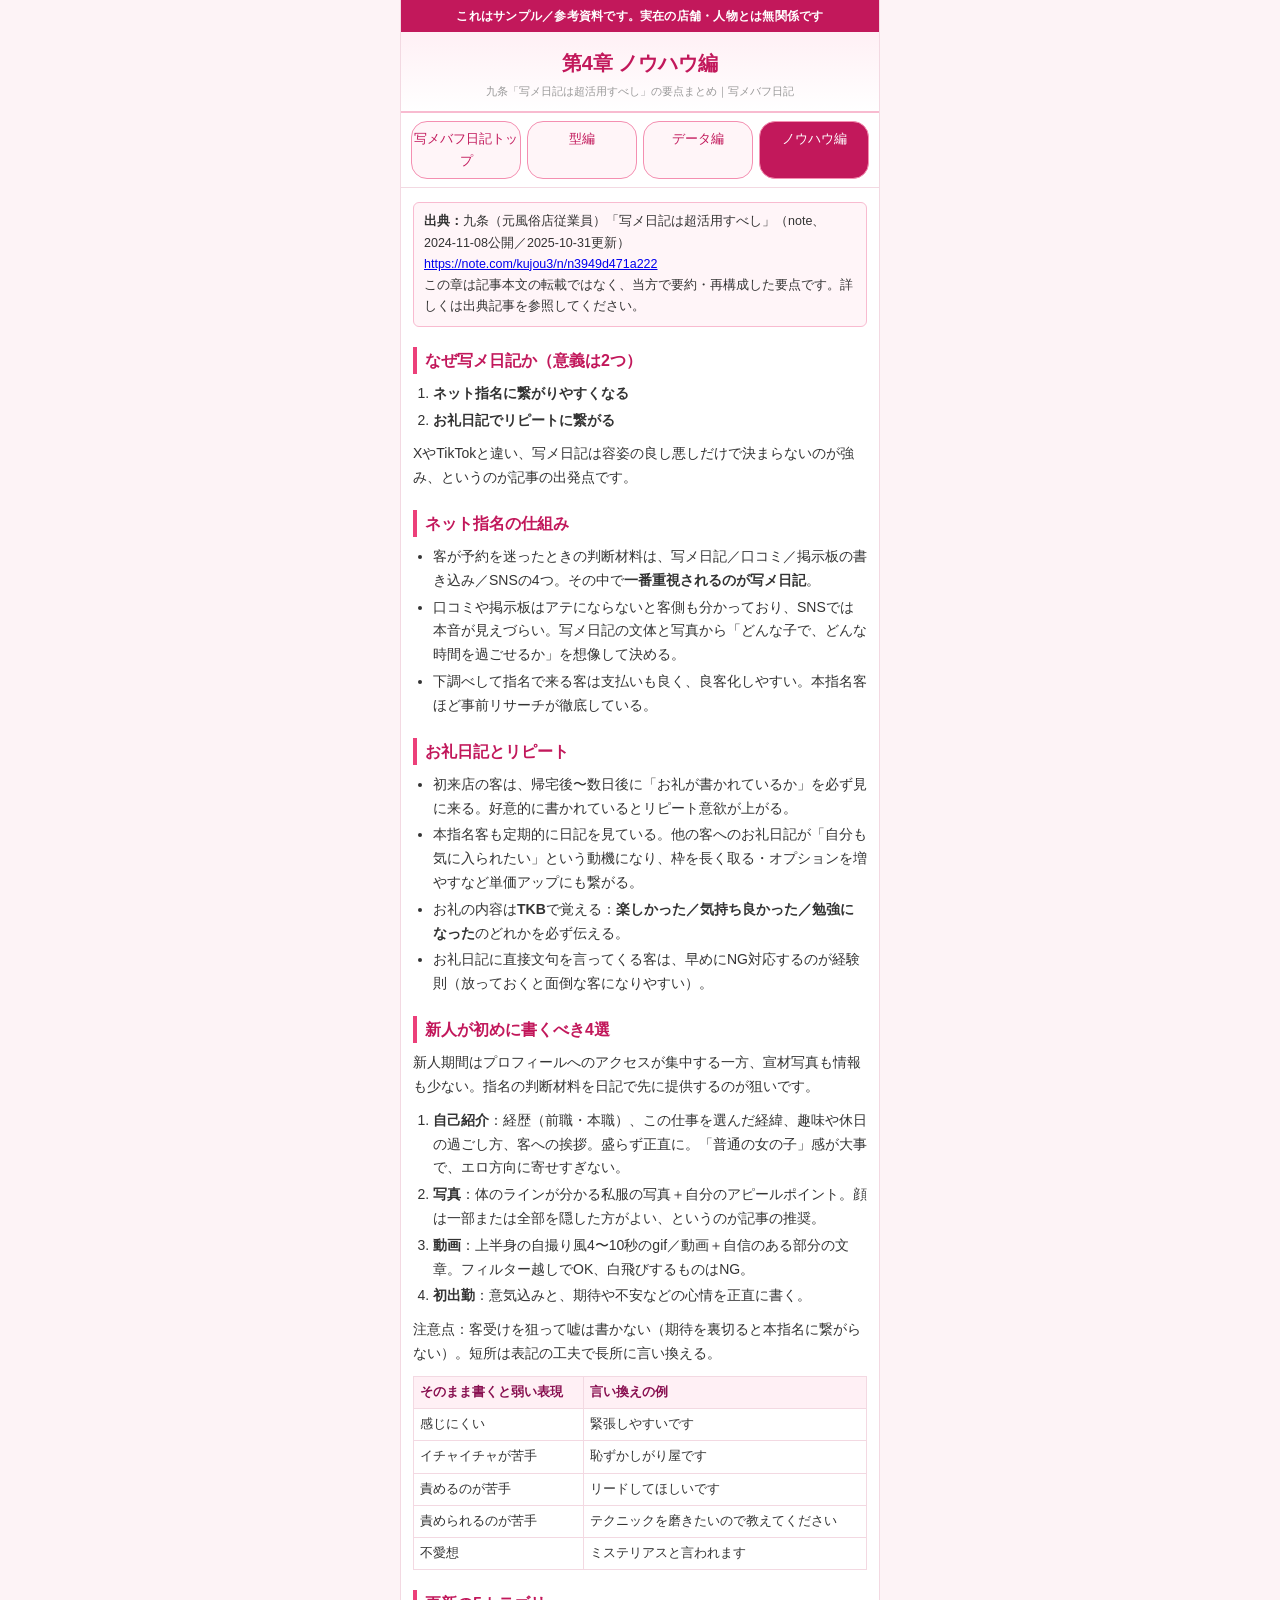
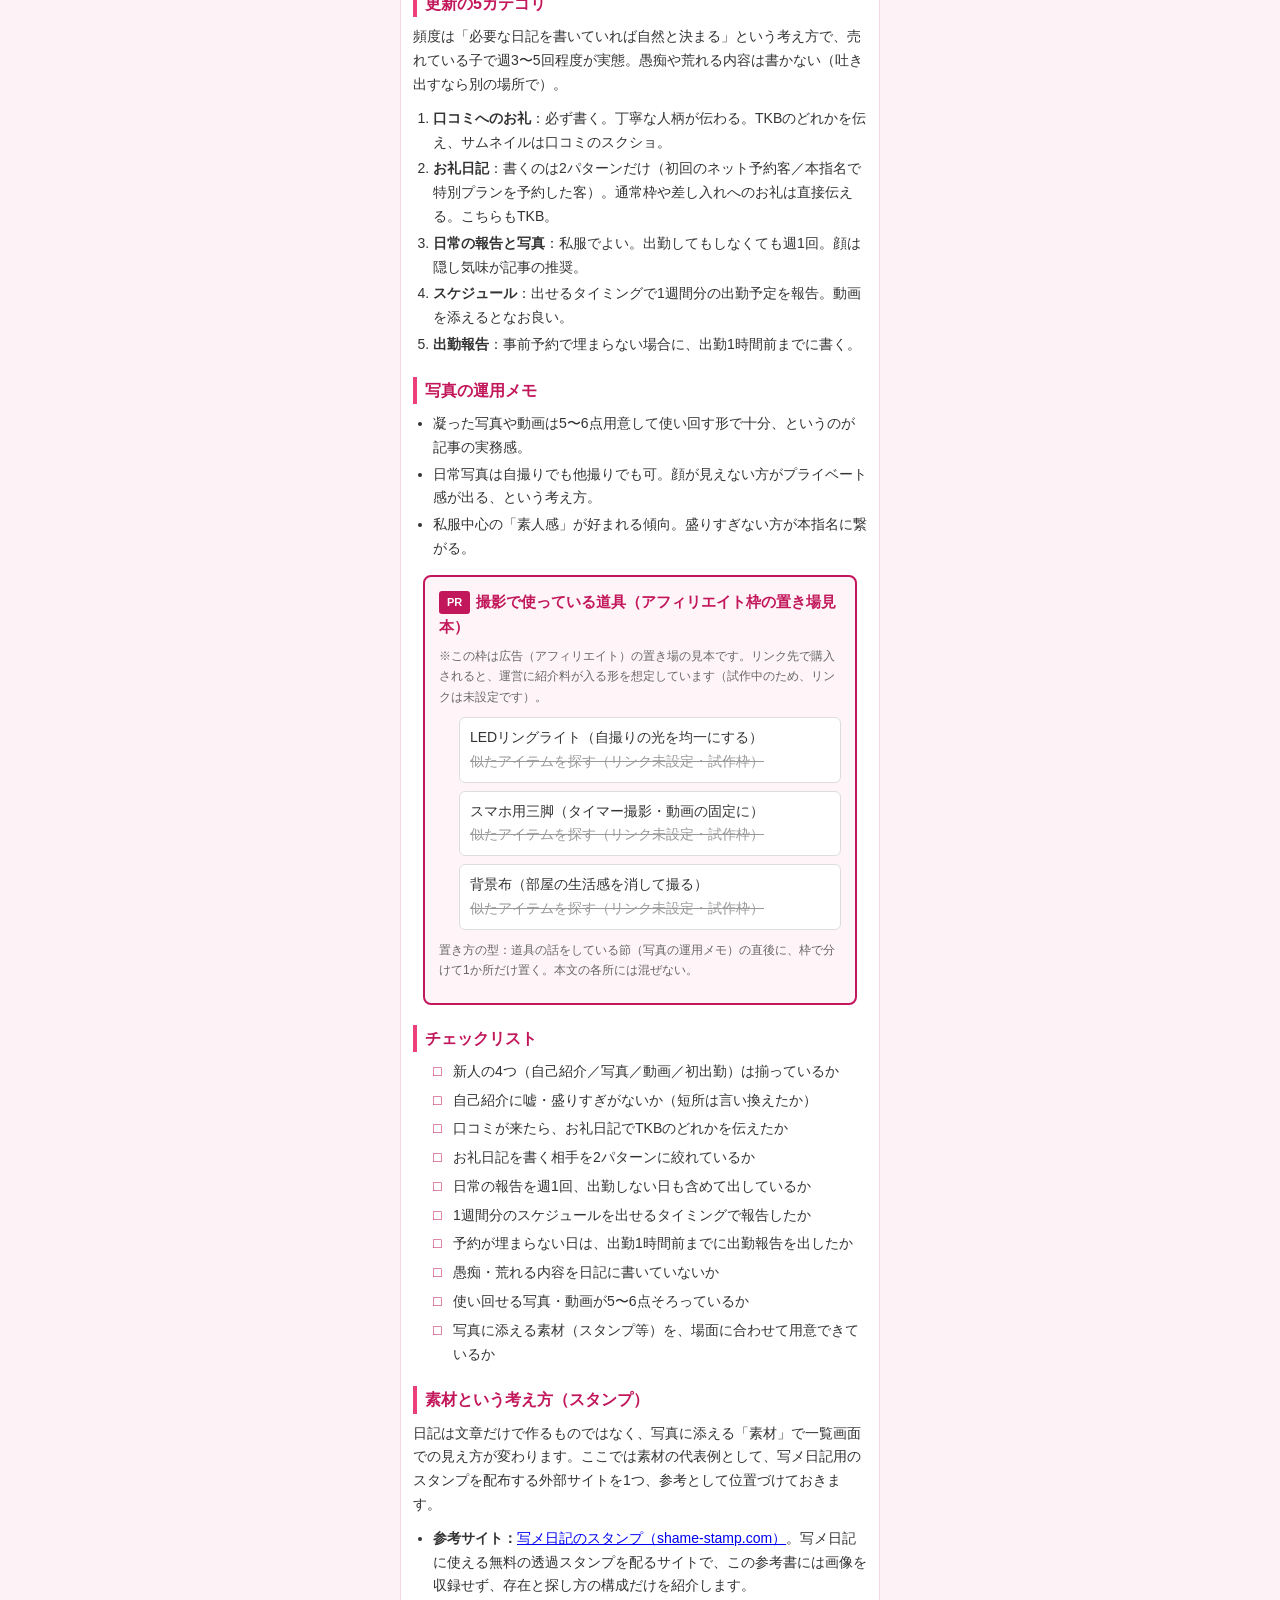
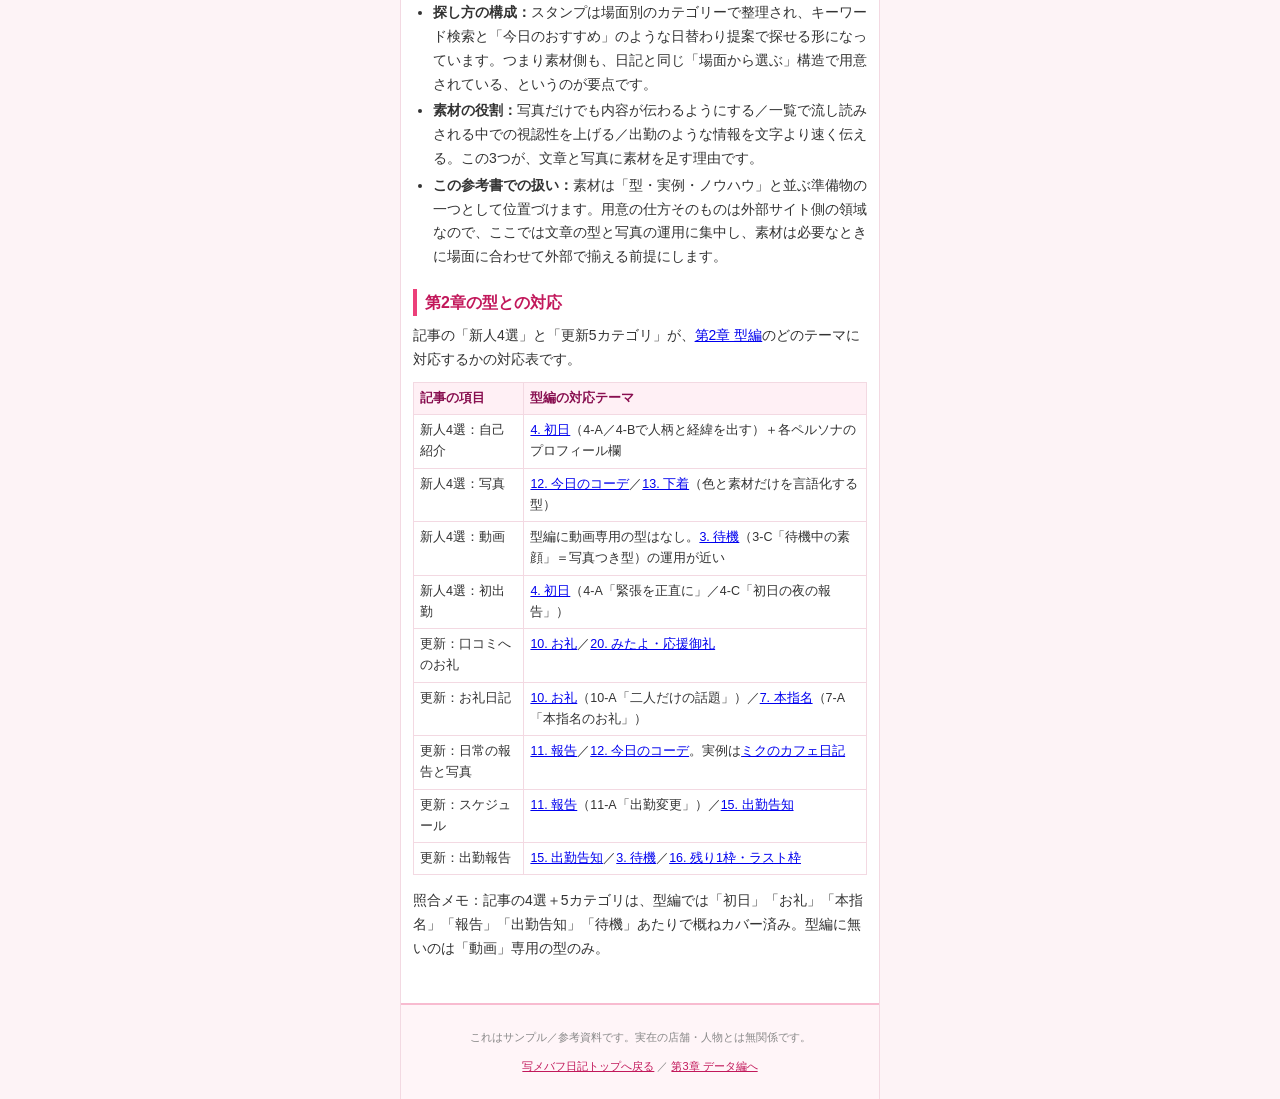
<file: knowhow.html>
<!DOCTYPE html>
<html lang="ja">
<head>
<meta charset="utf-8">
<meta name="viewport" content="width=device-width, initial-scale=1">
<title>第4章 ノウハウ編｜写メバフ日記</title>
<link rel="stylesheet" href="style.css">
</head>
<body>
<div class="wrap">
<div class="sample-banner">これはサンプル／参考資料です。実在の店舗・人物とは無関係です</div>
<header class="site-head">
<p class="site-name">第4章 ノウハウ編</p>
<p class="site-sub">九条「写メ日記は超活用すべし」の要点まとめ｜写メバフ日記</p>
</header>
<nav class="top-nav">
<a href="index.html">写メバフ日記トップ</a>
<a href="templates.html">型編</a>
<a href="data.html">データ編</a>
<a href="knowhow.html" class="current">ノウハウ編</a>
</nav>

<div class="chapter-body">
<div class="note-box"><strong>出典：</strong>九条（元風俗店従業員）「写メ日記は超活用すべし」（note、2024-11-08公開／2025-10-31更新）<br>
<a href="https://note.com/kujou3/n/n3949d471a222">https://note.com/kujou3/n/n3949d471a222</a><br>
この章は記事本文の転載ではなく、当方で要約・再構成した要点です。詳しくは出典記事を参照してください。</div>

<h2>なぜ写メ日記か（意義は2つ）</h2>
<ol>
<li><strong>ネット指名に繋がりやすくなる</strong></li>
<li><strong>お礼日記でリピートに繋がる</strong></li>
</ol>
<p>XやTikTokと違い、写メ日記は容姿の良し悪しだけで決まらないのが強み、というのが記事の出発点です。</p>

<h2>ネット指名の仕組み</h2>
<ul>
<li>客が予約を迷ったときの判断材料は、写メ日記／口コミ／掲示板の書き込み／SNSの4つ。その中で<strong>一番重視されるのが写メ日記</strong>。</li>
<li>口コミや掲示板はアテにならないと客側も分かっており、SNSでは本音が見えづらい。写メ日記の文体と写真から「どんな子で、どんな時間を過ごせるか」を想像して決める。</li>
<li>下調べして指名で来る客は支払いも良く、良客化しやすい。本指名客ほど事前リサーチが徹底している。</li>
</ul>

<h2>お礼日記とリピート</h2>
<ul>
<li>初来店の客は、帰宅後〜数日後に「お礼が書かれているか」を必ず見に来る。好意的に書かれているとリピート意欲が上がる。</li>
<li>本指名客も定期的に日記を見ている。他の客へのお礼日記が「自分も気に入られたい」という動機になり、枠を長く取る・オプションを増やすなど単価アップにも繋がる。</li>
<li>お礼の内容は<strong>TKB</strong>で覚える：<strong>楽しかった／気持ち良かった／勉強になった</strong>のどれかを必ず伝える。</li>
<li>お礼日記に直接文句を言ってくる客は、早めにNG対応するのが経験則（放っておくと面倒な客になりやすい）。</li>
</ul>

<h2 id="newbie">新人が初めに書くべき4選</h2>
<p>新人期間はプロフィールへのアクセスが集中する一方、宣材写真も情報も少ない。指名の判断材料を日記で先に提供するのが狙いです。</p>
<ol>
<li><strong>自己紹介</strong>：経歴（前職・本職）、この仕事を選んだ経緯、趣味や休日の過ごし方、客への挨拶。盛らず正直に。「普通の女の子」感が大事で、エロ方向に寄せすぎない。</li>
<li><strong>写真</strong>：体のラインが分かる私服の写真＋自分のアピールポイント。顔は一部または全部を隠した方がよい、というのが記事の推奨。</li>
<li><strong>動画</strong>：上半身の自撮り風4〜10秒のgif／動画＋自信のある部分の文章。フィルター越しでOK、白飛びするものはNG。</li>
<li><strong>初出勤</strong>：意気込みと、期待や不安などの心情を正直に書く。</li>
</ol>
<p>注意点：客受けを狙って嘘は書かない（期待を裏切ると本指名に繋がらない）。短所は表記の工夫で長所に言い換える。</p>
<table>
<tr><th>そのまま書くと弱い表現</th><th>言い換えの例</th></tr>
<tr><td>感じにくい</td><td>緊張しやすいです</td></tr>
<tr><td>イチャイチャが苦手</td><td>恥ずかしがり屋です</td></tr>
<tr><td>責めるのが苦手</td><td>リードしてほしいです</td></tr>
<tr><td>責められるのが苦手</td><td>テクニックを磨きたいので教えてください</td></tr>
<tr><td>不愛想</td><td>ミステリアスと言われます</td></tr>
</table>

<h2 id="categories">更新の5カテゴリ</h2>
<p>頻度は「必要な日記を書いていれば自然と決まる」という考え方で、売れている子で週3〜5回程度が実態。愚痴や荒れる内容は書かない（吐き出すなら別の場所で）。</p>
<ol>
<li><strong>口コミへのお礼</strong>：必ず書く。丁寧な人柄が伝わる。TKBのどれかを伝え、サムネイルは口コミのスクショ。</li>
<li><strong>お礼日記</strong>：書くのは2パターンだけ（初回のネット予約客／本指名で特別プランを予約した客）。通常枠や差し入れへのお礼は直接伝える。こちらもTKB。</li>
<li><strong>日常の報告と写真</strong>：私服でよい。出勤してもしなくても週1回。顔は隠し気味が記事の推奨。</li>
<li><strong>スケジュール</strong>：出せるタイミングで1週間分の出勤予定を報告。動画を添えるとなお良い。</li>
<li><strong>出勤報告</strong>：事前予約で埋まらない場合に、出勤1時間前までに書く。</li>
</ol>

<h2>写真の運用メモ</h2>
<ul>
<li>凝った写真や動画は5〜6点用意して使い回す形で十分、というのが記事の実務感。</li>
<li>日常写真は自撮りでも他撮りでも可。顔が見えない方がプライベート感が出る、という考え方。</li>
<li>私服中心の「素人感」が好まれる傾向。盛りすぎない方が本指名に繋がる。</li>
</ul>

<div class="pr-frame">
  <p class="pr-frame-title"><span class="pr-badge">PR</span>撮影で使っている道具（アフィリエイト枠の置き場見本）</p>
  <p class="pr-note">※この枠は広告（アフィリエイト）の置き場の見本です。リンク先で購入されると、運営に紹介料が入る形を想定しています（試作中のため、リンクは未設定です）。</p>
  <ul class="recreate-list">
    <li>LEDリングライト（自撮りの光を均一にする）<br><span class="fake-link">似たアイテムを探す（リンク未設定・試作枠）</span></li>
    <li>スマホ用三脚（タイマー撮影・動画の固定に）<br><span class="fake-link">似たアイテムを探す（リンク未設定・試作枠）</span></li>
    <li>背景布（部屋の生活感を消して撮る）<br><span class="fake-link">似たアイテムを探す（リンク未設定・試作枠）</span></li>
  </ul>
  <p class="pr-note">置き方の型：道具の話をしている節（写真の運用メモ）の直後に、枠で分けて1か所だけ置く。本文の各所には混ぜない。</p>
</div>

<h2 id="checklist">チェックリスト</h2>
<ul class="checklist">
<li>新人の4つ（自己紹介／写真／動画／初出勤）は揃っているか</li>
<li>自己紹介に嘘・盛りすぎがないか（短所は言い換えたか）</li>
<li>口コミが来たら、お礼日記でTKBのどれかを伝えたか</li>
<li>お礼日記を書く相手を2パターンに絞れているか</li>
<li>日常の報告を週1回、出勤しない日も含めて出しているか</li>
<li>1週間分のスケジュールを出せるタイミングで報告したか</li>
<li>予約が埋まらない日は、出勤1時間前までに出勤報告を出したか</li>
<li>愚痴・荒れる内容を日記に書いていないか</li>
<li>使い回せる写真・動画が5〜6点そろっているか</li>
<li>写真に添える素材（スタンプ等）を、場面に合わせて用意できているか</li>
</ul>

<h2 id="materials">素材という考え方（スタンプ）</h2>
<p>日記は文章だけで作るものではなく、写真に添える「素材」で一覧画面での見え方が変わります。ここでは素材の代表例として、写メ日記用のスタンプを配布する外部サイトを1つ、参考として位置づけておきます。</p>
<ul>
<li><strong>参考サイト：</strong><a href="https://shame-stamp.com/">写メ日記のスタンプ（shame-stamp.com）</a>。写メ日記に使える無料の透過スタンプを配るサイトで、この参考書には画像を収録せず、存在と探し方の構成だけを紹介します。</li>
<li><strong>探し方の構成：</strong>スタンプは場面別のカテゴリーで整理され、キーワード検索と「今日のおすすめ」のような日替わり提案で探せる形になっています。つまり素材側も、日記と同じ「場面から選ぶ」構造で用意されている、というのが要点です。</li>
<li><strong>素材の役割：</strong>写真だけでも内容が伝わるようにする／一覧で流し読みされる中での視認性を上げる／出勤のような情報を文字より速く伝える。この3つが、文章と写真に素材を足す理由です。</li>
<li><strong>この参考書での扱い：</strong>素材は「型・実例・ノウハウ」と並ぶ準備物の一つとして位置づけます。用意の仕方そのものは外部サイト側の領域なので、ここでは文章の型と写真の運用に集中し、素材は必要なときに場面に合わせて外部で揃える前提にします。</li>
</ul>

<h2>第2章の型との対応</h2>
<p>記事の「新人4選」と「更新5カテゴリ」が、<a href="templates.html">第2章 型編</a>のどのテーマに対応するかの対応表です。</p>
<table>
<tr><th>記事の項目</th><th>型編の対応テーマ</th></tr>
<tr><td>新人4選：自己紹介</td><td><a href="templates.html#theme-firstday">4. 初日</a>（4-A／4-Bで人柄と経緯を出す）＋各ペルソナのプロフィール欄</td></tr>
<tr><td>新人4選：写真</td><td><a href="templates.html#theme-coordinate">12. 今日のコーデ</a>／<a href="templates.html#theme-lingerie">13. 下着</a>（色と素材だけを言語化する型）</td></tr>
<tr><td>新人4選：動画</td><td>型編に動画専用の型はなし。<a href="templates.html#theme-waiting">3. 待機</a>（3-C「待機中の素顔」＝写真つき型）の運用が近い</td></tr>
<tr><td>新人4選：初出勤</td><td><a href="templates.html#theme-firstday">4. 初日</a>（4-A「緊張を正直に」／4-C「初日の夜の報告」）</td></tr>
<tr><td>更新：口コミへのお礼</td><td><a href="templates.html#theme-thanks">10. お礼</a>／<a href="templates.html#theme-mitayo">20. みたよ・応援御礼</a></td></tr>
<tr><td>更新：お礼日記</td><td><a href="templates.html#theme-thanks">10. お礼</a>（10-A「二人だけの話題」）／<a href="templates.html#theme-honshimei">7. 本指名</a>（7-A「本指名のお礼」）</td></tr>
<tr><td>更新：日常の報告と写真</td><td><a href="templates.html#theme-report">11. 報告</a>／<a href="templates.html#theme-coordinate">12. 今日のコーデ</a>。実例は<a href="diary-sister.html#entry-cafe">ミクのカフェ日記</a></td></tr>
<tr><td>更新：スケジュール</td><td><a href="templates.html#theme-report">11. 報告</a>（11-A「出勤変更」）／<a href="templates.html#theme-notice">15. 出勤告知</a></td></tr>
<tr><td>更新：出勤報告</td><td><a href="templates.html#theme-notice">15. 出勤告知</a>／<a href="templates.html#theme-waiting">3. 待機</a>／<a href="templates.html#theme-lastslot">16. 残り1枠・ラスト枠</a></td></tr>
</table>
<p>照合メモ：記事の4選＋5カテゴリは、型編では「初日」「お礼」「本指名」「報告」「出勤告知」「待機」あたりで概ねカバー済み。型編に無いのは「動画」専用の型のみ。</p>
</div>

<footer class="site-foot">
<p>これはサンプル／参考資料です。実在の店舗・人物とは無関係です。</p>
<p><a href="index.html">写メバフ日記トップへ戻る</a> ／ <a href="data.html">第3章 データ編へ</a></p>
</footer>
</div>
</body>
</html>
</file>
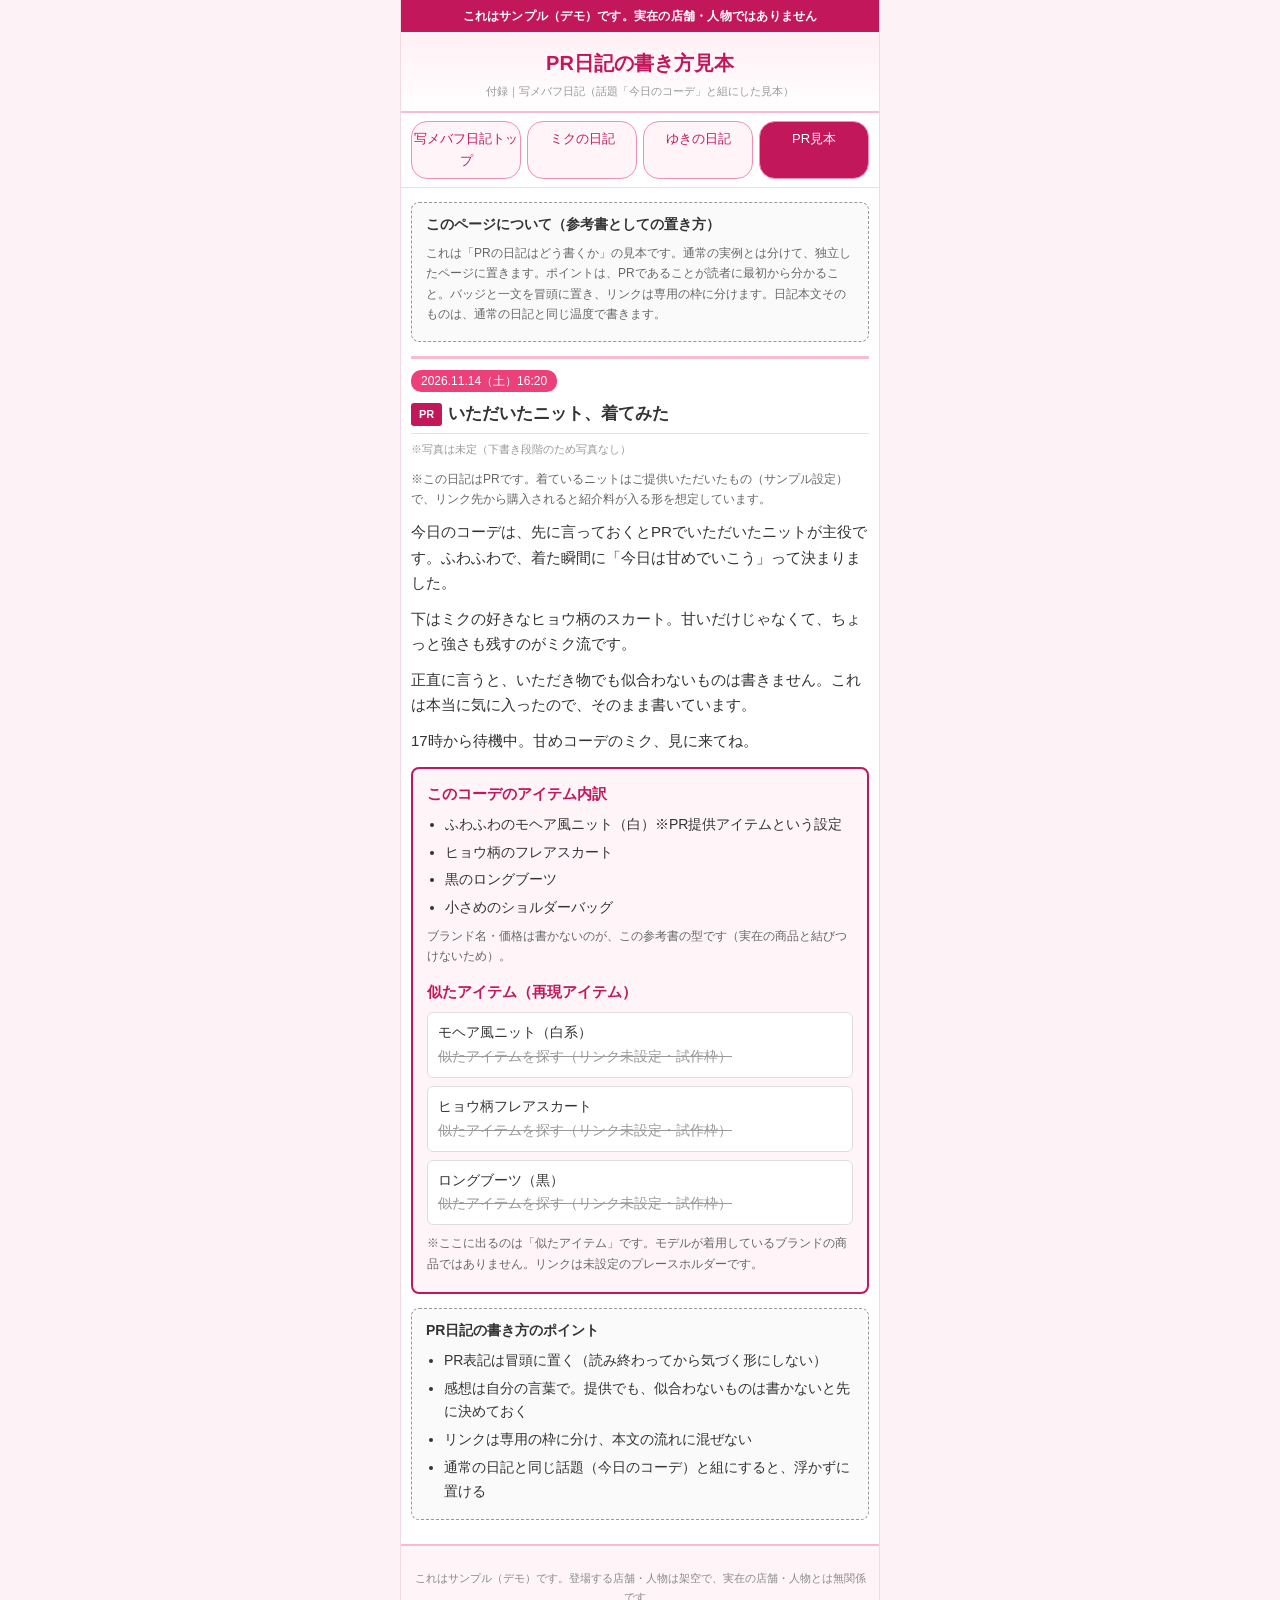
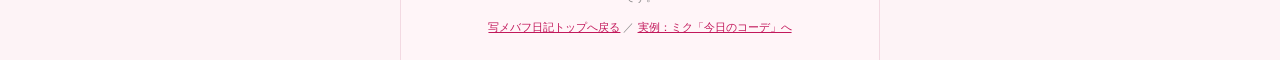
<file: pr-sample.html>
<!DOCTYPE html>
<html lang="ja">
<head>
<meta charset="utf-8">
<meta name="viewport" content="width=device-width, initial-scale=1">
<title>PR日記の書き方見本（今日のコーデ）｜写メバフ日記</title>
<link rel="stylesheet" href="style.css">
</head>
<body>
<div class="wrap">
  <div class="sample-banner">これはサンプル（デモ）です。実在の店舗・人物ではありません</div>
  <header class="site-head">
    <p class="site-name">PR日記の書き方見本</p>
    <p class="site-sub">付録｜写メバフ日記（話題「今日のコーデ」と組にした見本）</p>
  </header>
  <nav class="top-nav">
    <a href="index.html">写メバフ日記トップ</a>
    <a href="diary-sister.html">ミクの日記</a>
    <a href="diary-modelb.html">ゆきの日記</a>
    <a href="pr-sample.html" class="current">PR見本</a>
  </nav>

  <div class="guide-box">
    <p class="guide-title">このページについて（参考書としての置き方）</p>
    <p class="pr-note">これは「PRの日記はどう書くか」の見本です。通常の実例とは分けて、独立したページに置きます。ポイントは、PRであることが読者に最初から分かること。バッジと一文を冒頭に置き、リンクは専用の枠に分けます。日記本文そのものは、通常の日記と同じ温度で書きます。</p>
  </div>

  <article class="entry" id="entry-pr-coordinate">
    <span class="entry-date">2026.11.14（土）16:20</span>
    <h2><span class="pr-badge">PR</span>いただいたニット、着てみた</h2>
    <div class="entry-body">
      <p class="photo-caption">※写真は未定（下書き段階のため写真なし）</p>
      <p class="pr-note">※この日記はPRです。着ているニットはご提供いただいたもの（サンプル設定）で、リンク先から購入されると紹介料が入る形を想定しています。</p>
      <p>今日のコーデは、先に言っておくとPRでいただいたニットが主役です。ふわふわで、着た瞬間に「今日は甘めでいこう」って決まりました。</p>
      <p>下はミクの好きなヒョウ柄のスカート。甘いだけじゃなくて、ちょっと強さも残すのがミク流です。</p>
      <p>正直に言うと、いただき物でも似合わないものは書きません。これは本当に気に入ったので、そのまま書いています。</p>
      <p>17時から待機中。甘めコーデのミク、見に来てね。</p>
    </div>
  </article>

  <div class="pr-frame">
    <p class="pr-frame-title">このコーデのアイテム内訳</p>
    <ul class="item-list">
      <li>ふわふわのモヘア風ニット（白）※PR提供アイテムという設定</li>
      <li>ヒョウ柄のフレアスカート</li>
      <li>黒のロングブーツ</li>
      <li>小さめのショルダーバッグ</li>
    </ul>
    <p class="pr-note">ブランド名・価格は書かないのが、この参考書の型です（実在の商品と結びつけないため）。</p>
    <p class="pr-frame-title" style="margin-top:12px;">似たアイテム（再現アイテム）</p>
    <ul class="recreate-list">
      <li>モヘア風ニット（白系）<br><span class="fake-link">似たアイテムを探す（リンク未設定・試作枠）</span></li>
      <li>ヒョウ柄フレアスカート<br><span class="fake-link">似たアイテムを探す（リンク未設定・試作枠）</span></li>
      <li>ロングブーツ（黒）<br><span class="fake-link">似たアイテムを探す（リンク未設定・試作枠）</span></li>
    </ul>
    <p class="pr-note">※ここに出るのは「似たアイテム」です。モデルが着用しているブランドの商品ではありません。リンクは未設定のプレースホルダーです。</p>
  </div>

  <div class="guide-box">
    <p class="guide-title">PR日記の書き方のポイント</p>
    <ul class="item-list">
      <li>PR表記は冒頭に置く（読み終わってから気づく形にしない）</li>
      <li>感想は自分の言葉で。提供でも、似合わないものは書かないと先に決めておく</li>
      <li>リンクは専用の枠に分け、本文の流れに混ぜない</li>
      <li>通常の日記と同じ話題（今日のコーデ）と組にすると、浮かずに置ける</li>
    </ul>
  </div>

  <footer class="site-foot">
    <p>これはサンプル（デモ）です。登場する店舗・人物は架空で、実在の店舗・人物とは無関係です。</p>
    <p><a href="index.html">写メバフ日記トップへ戻る</a> ／ <a href="diary-sister.html#entry-coordinate">実例：ミク「今日のコーデ」へ</a></p>
  </footer>
</div>
</body>
</html>
</file>
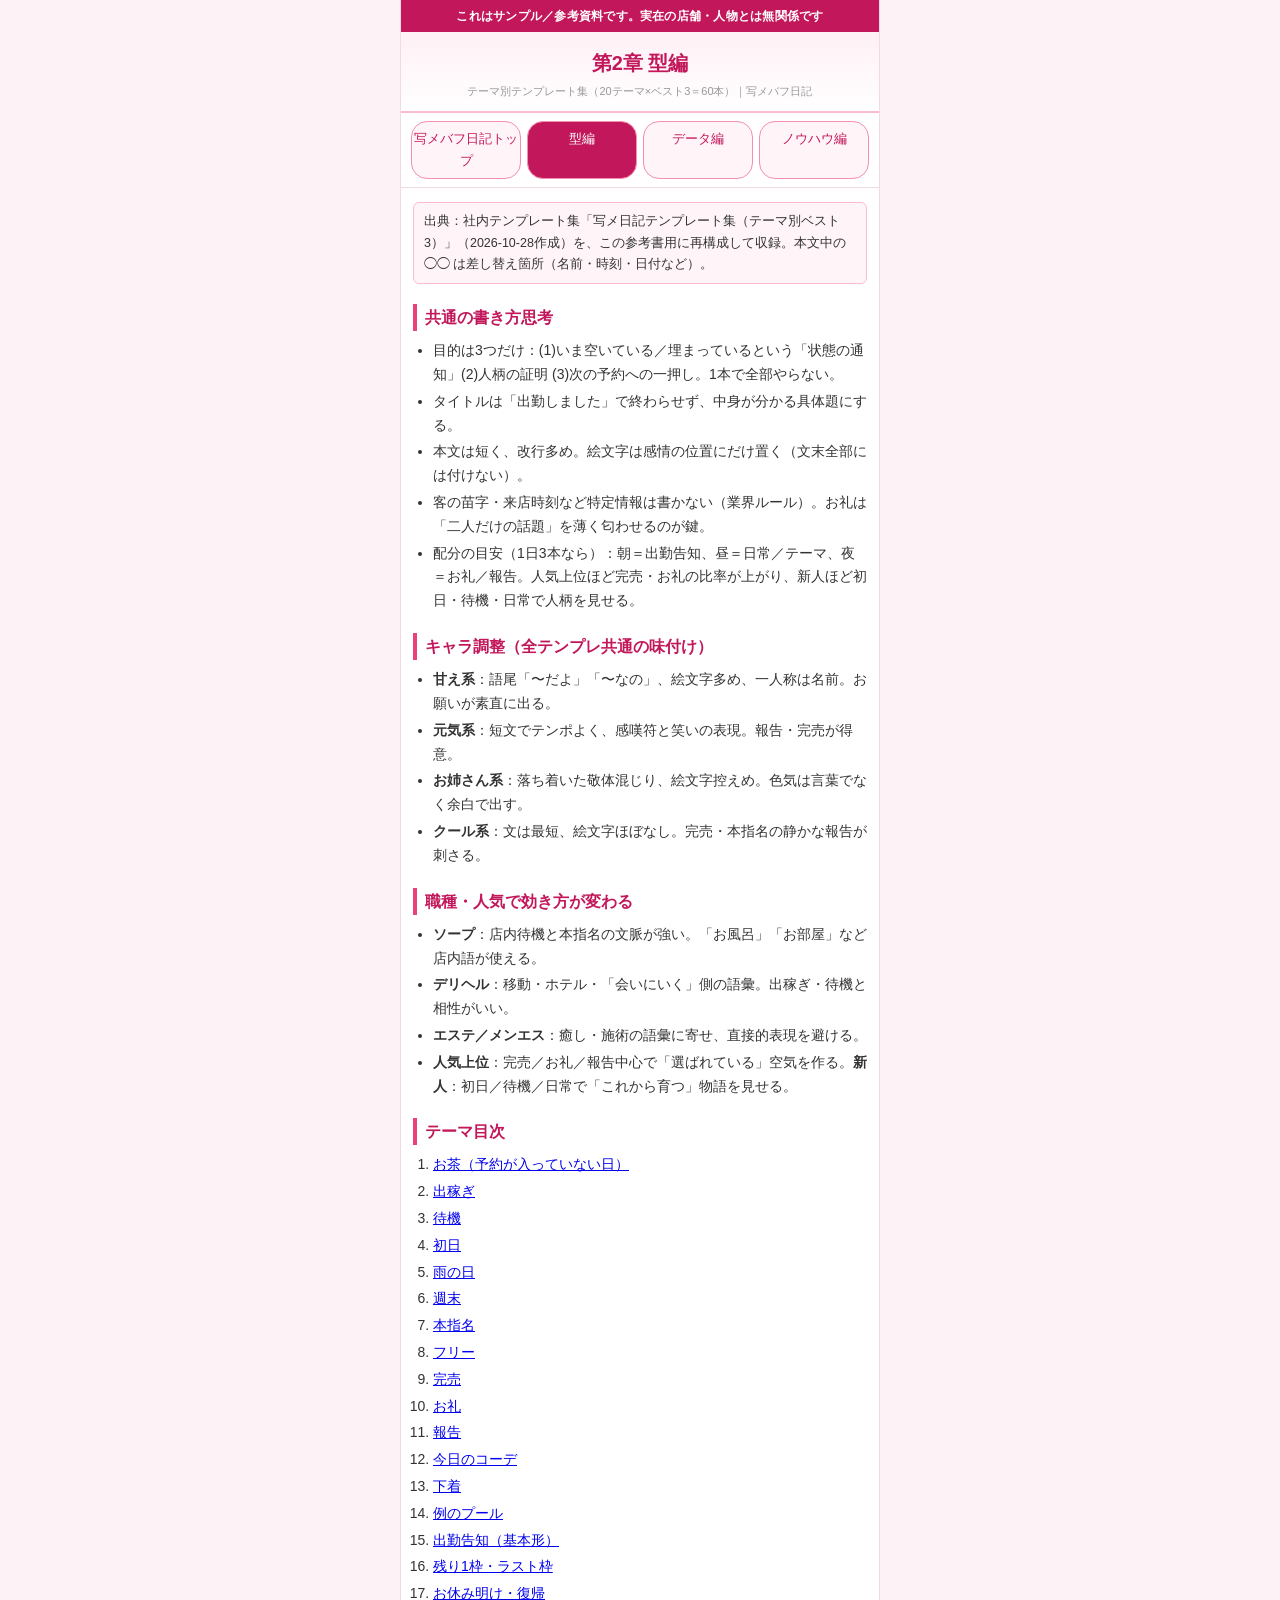
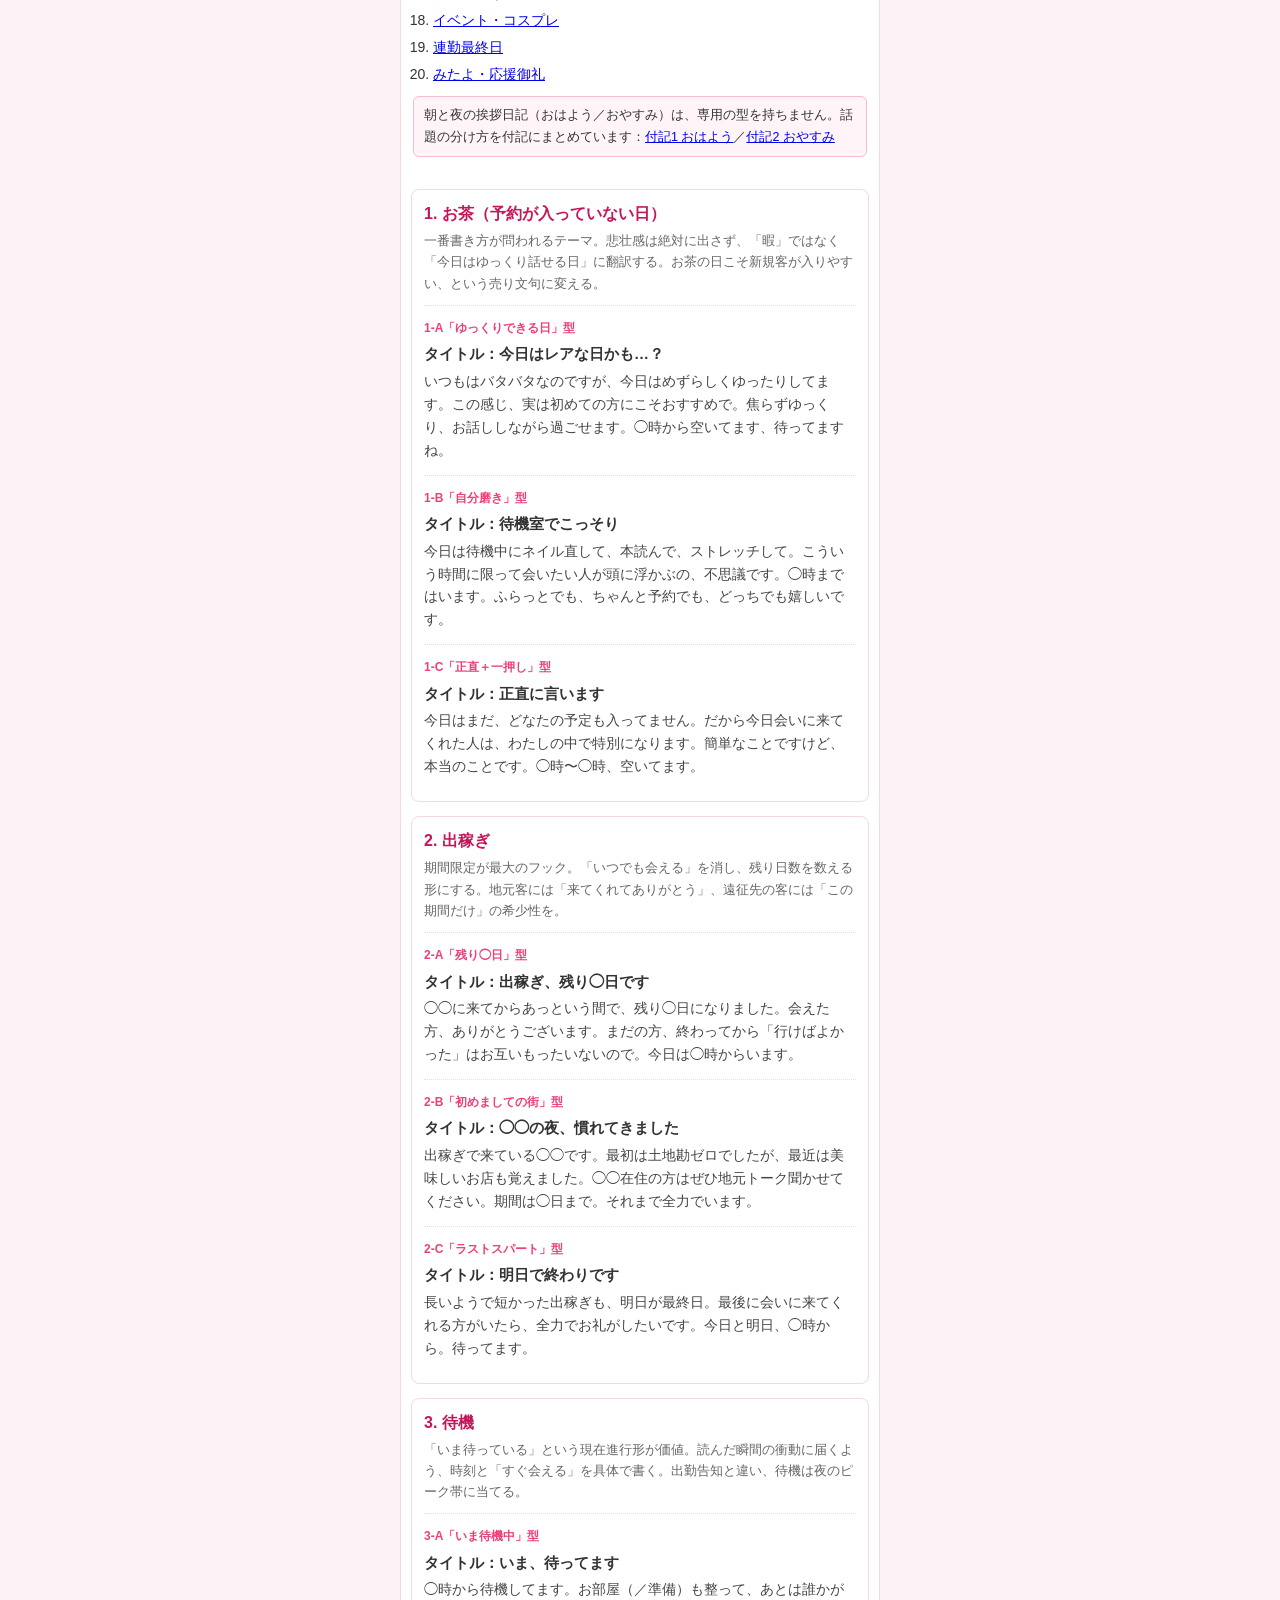
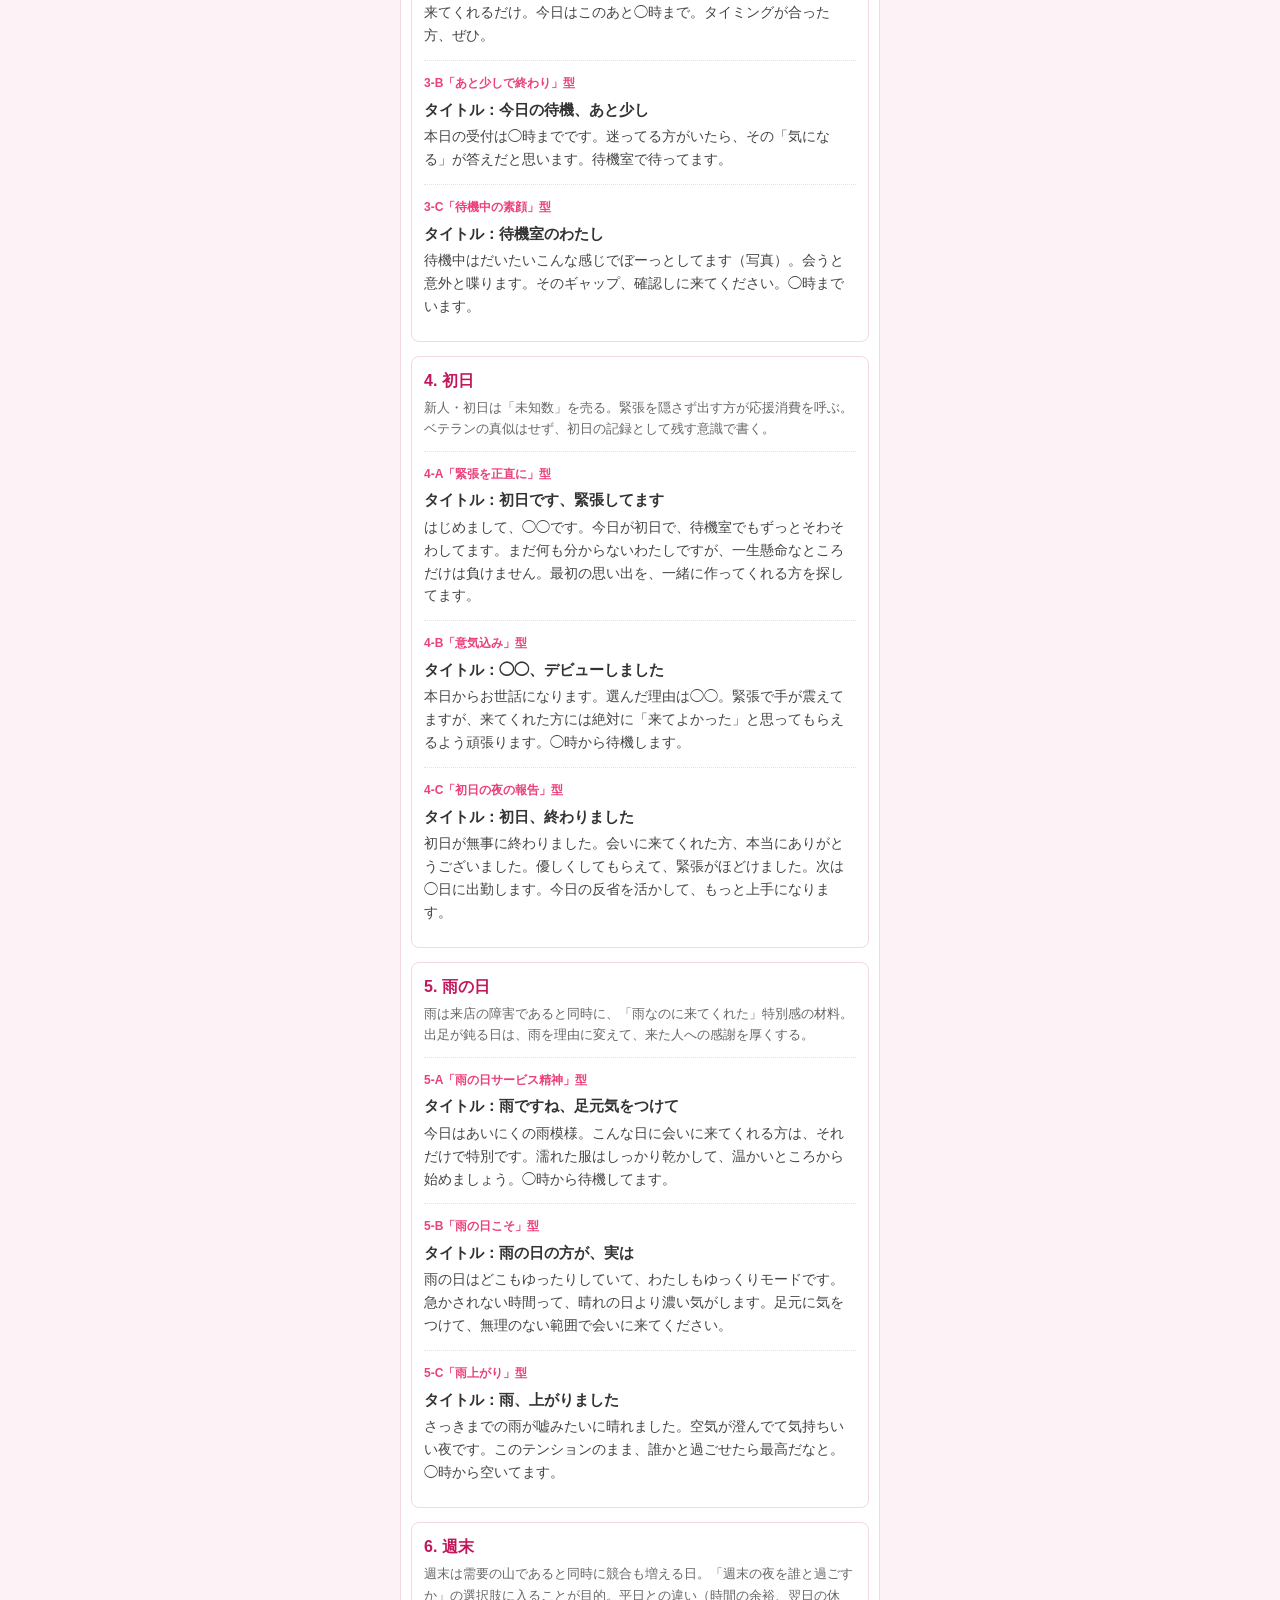
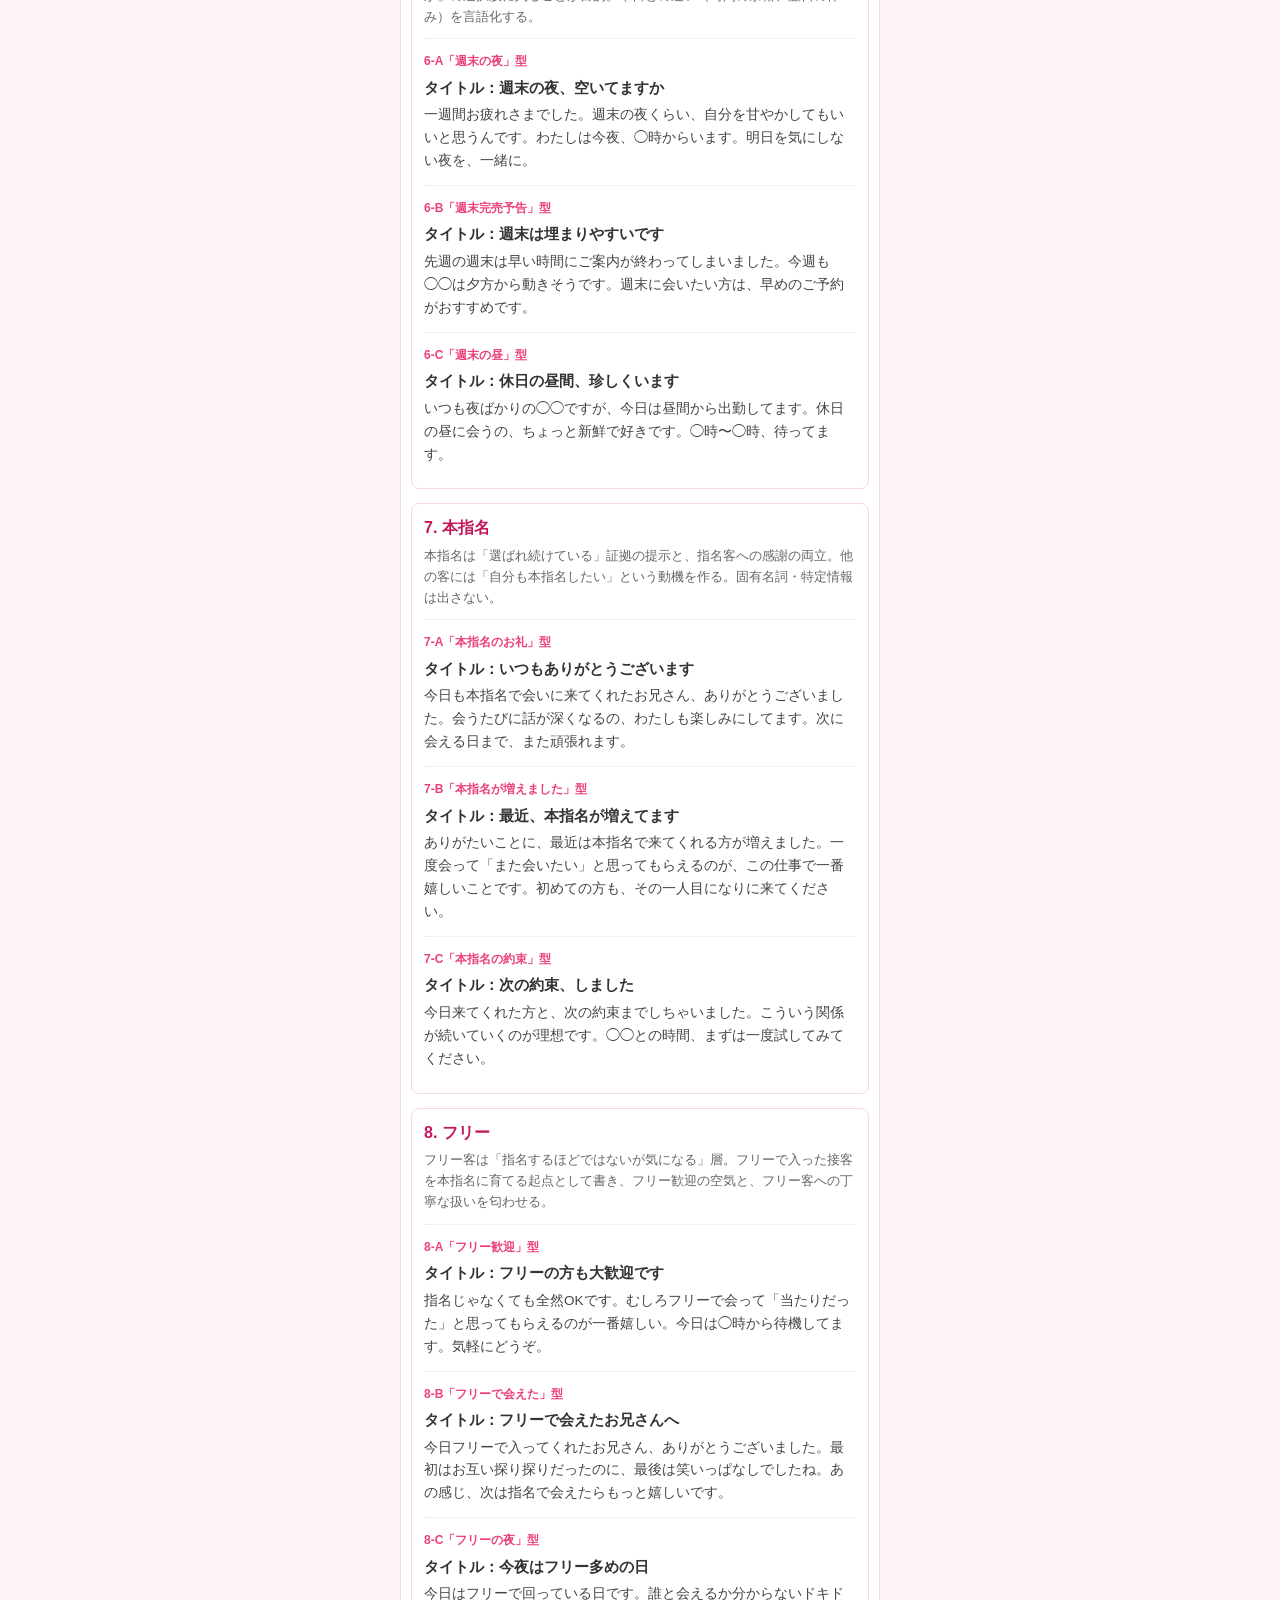
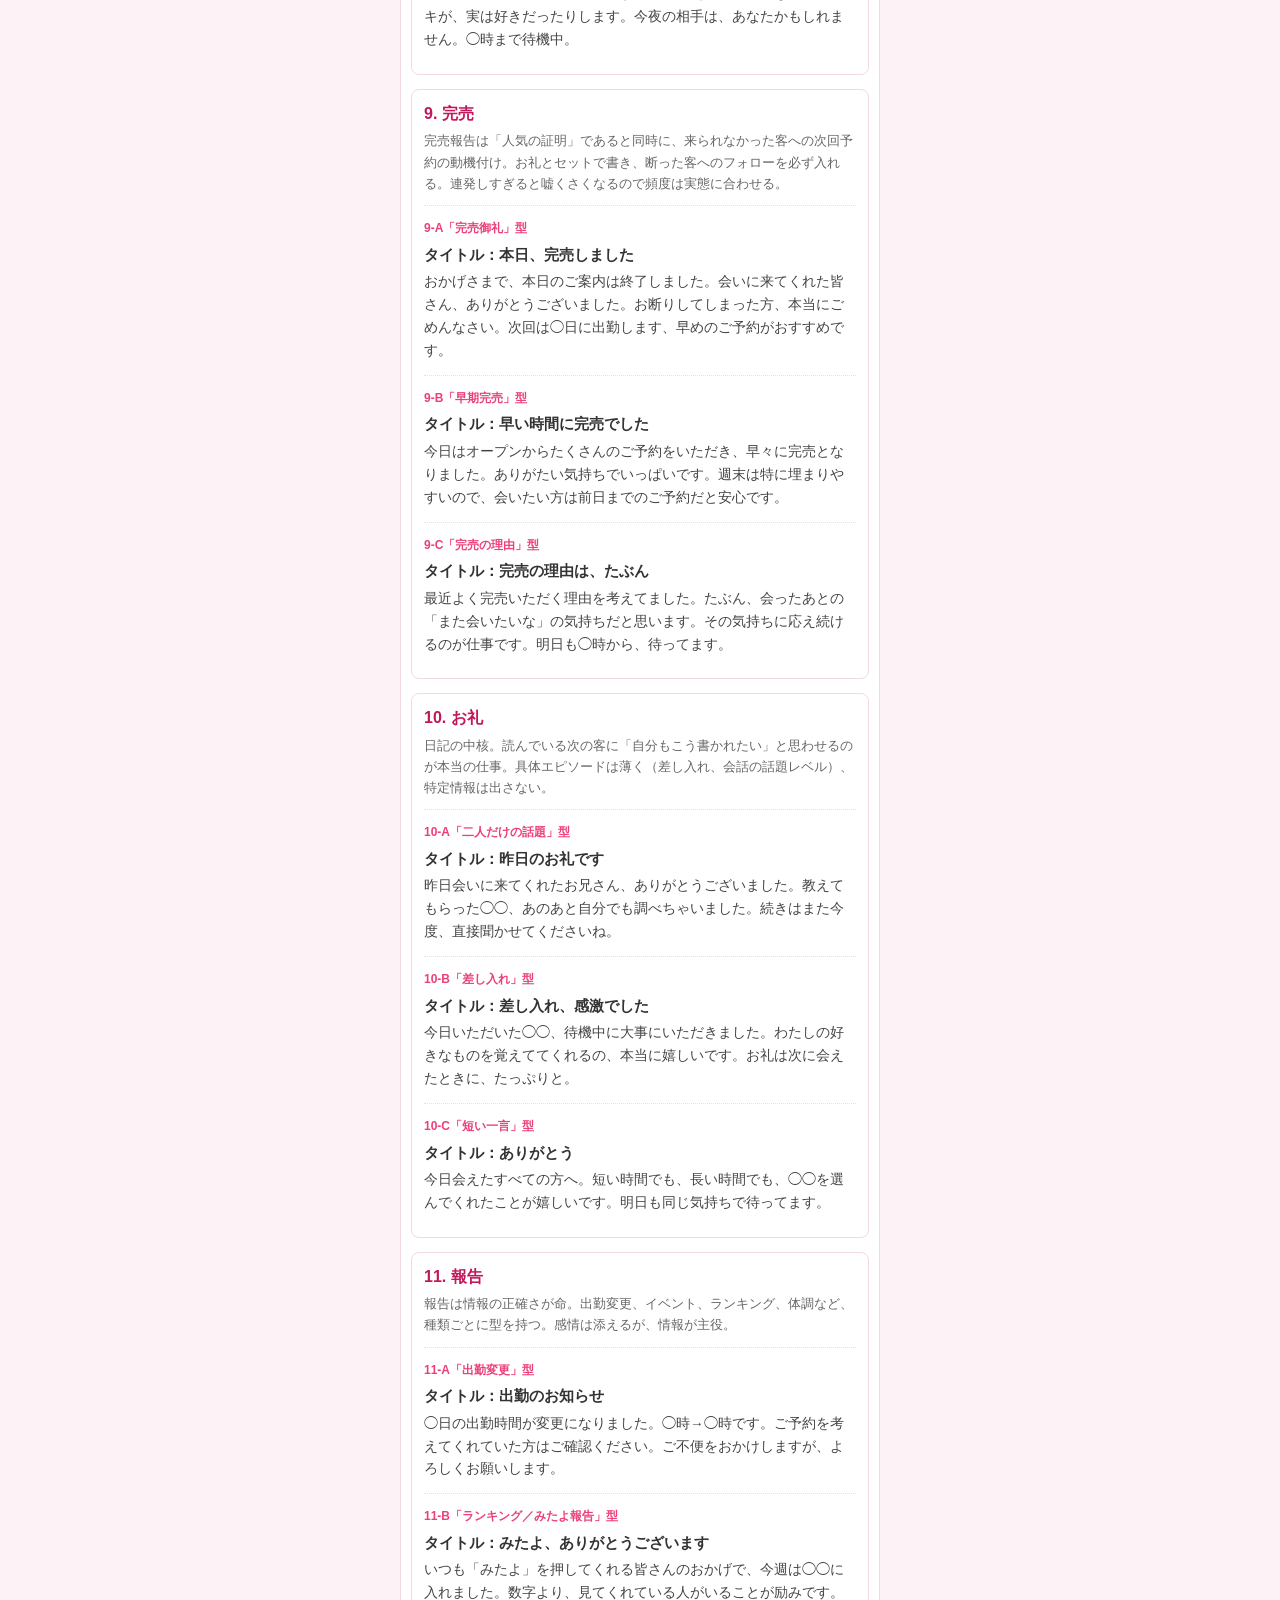
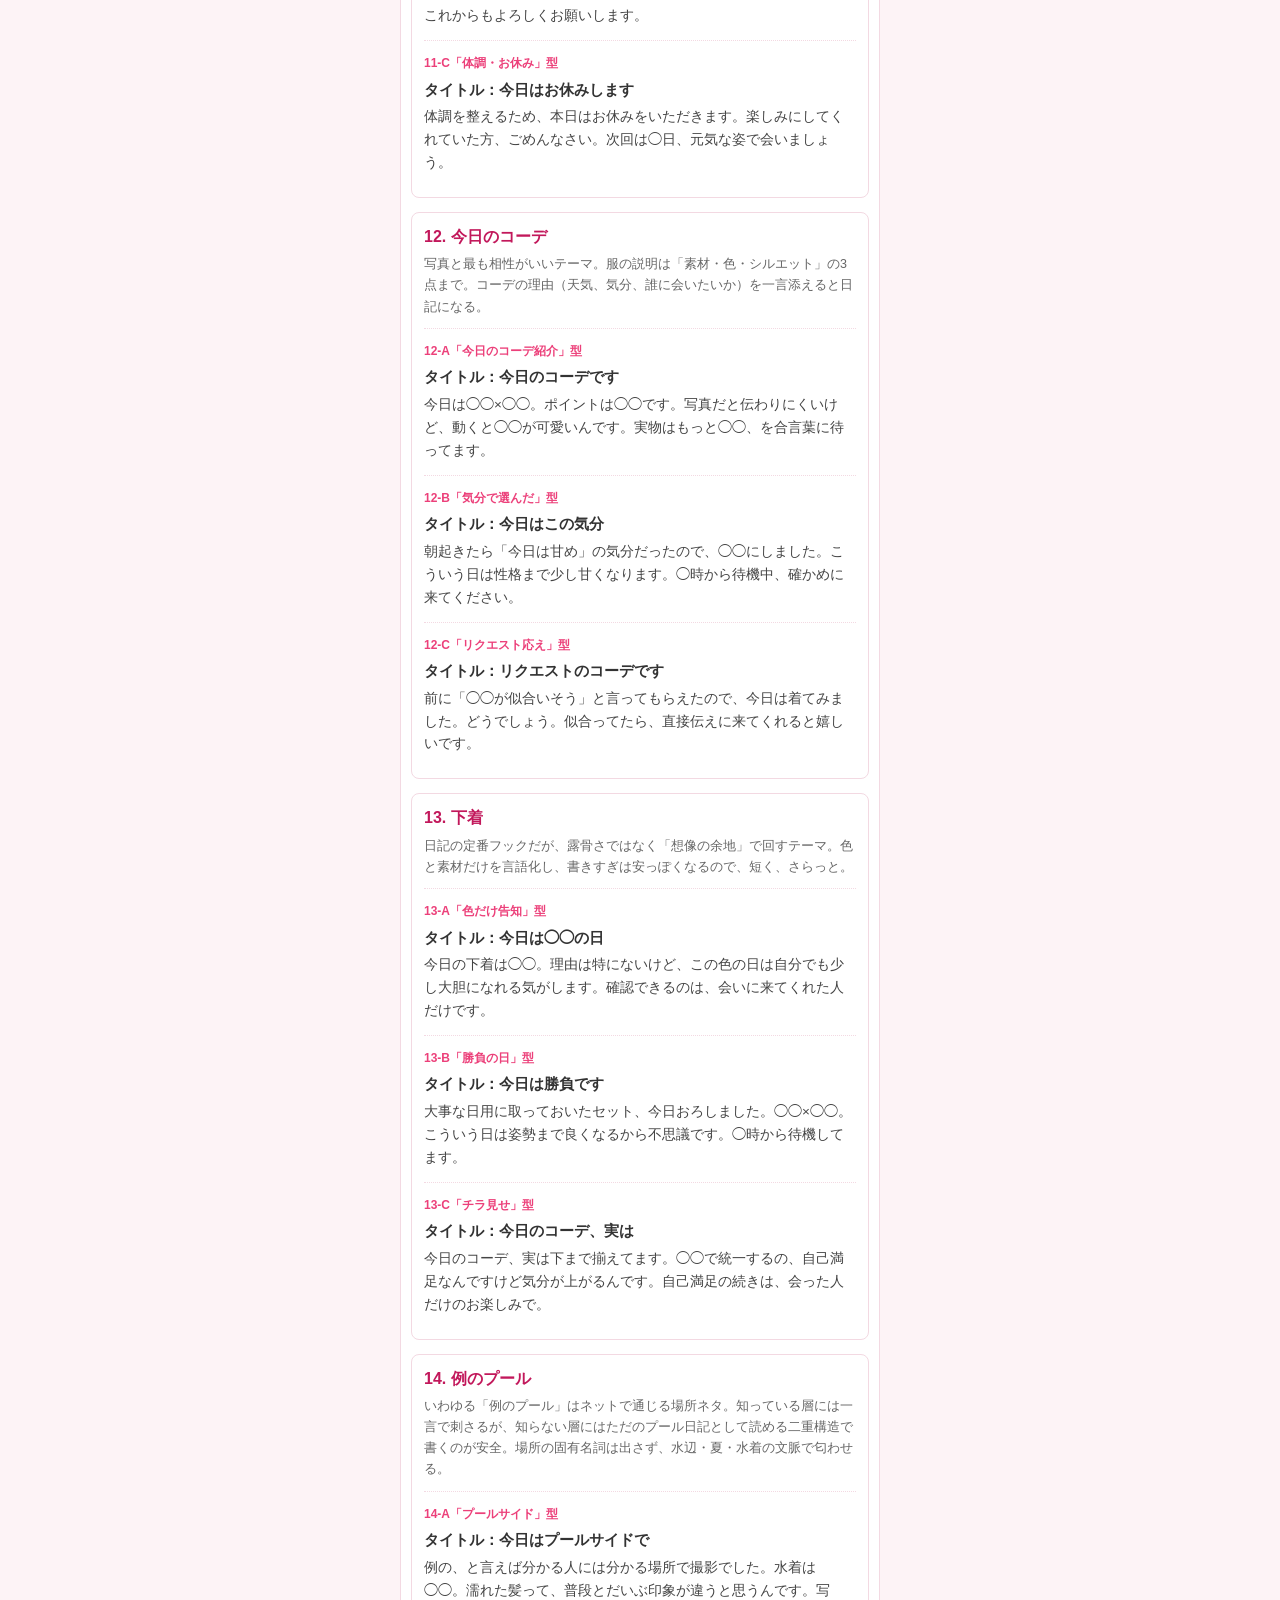
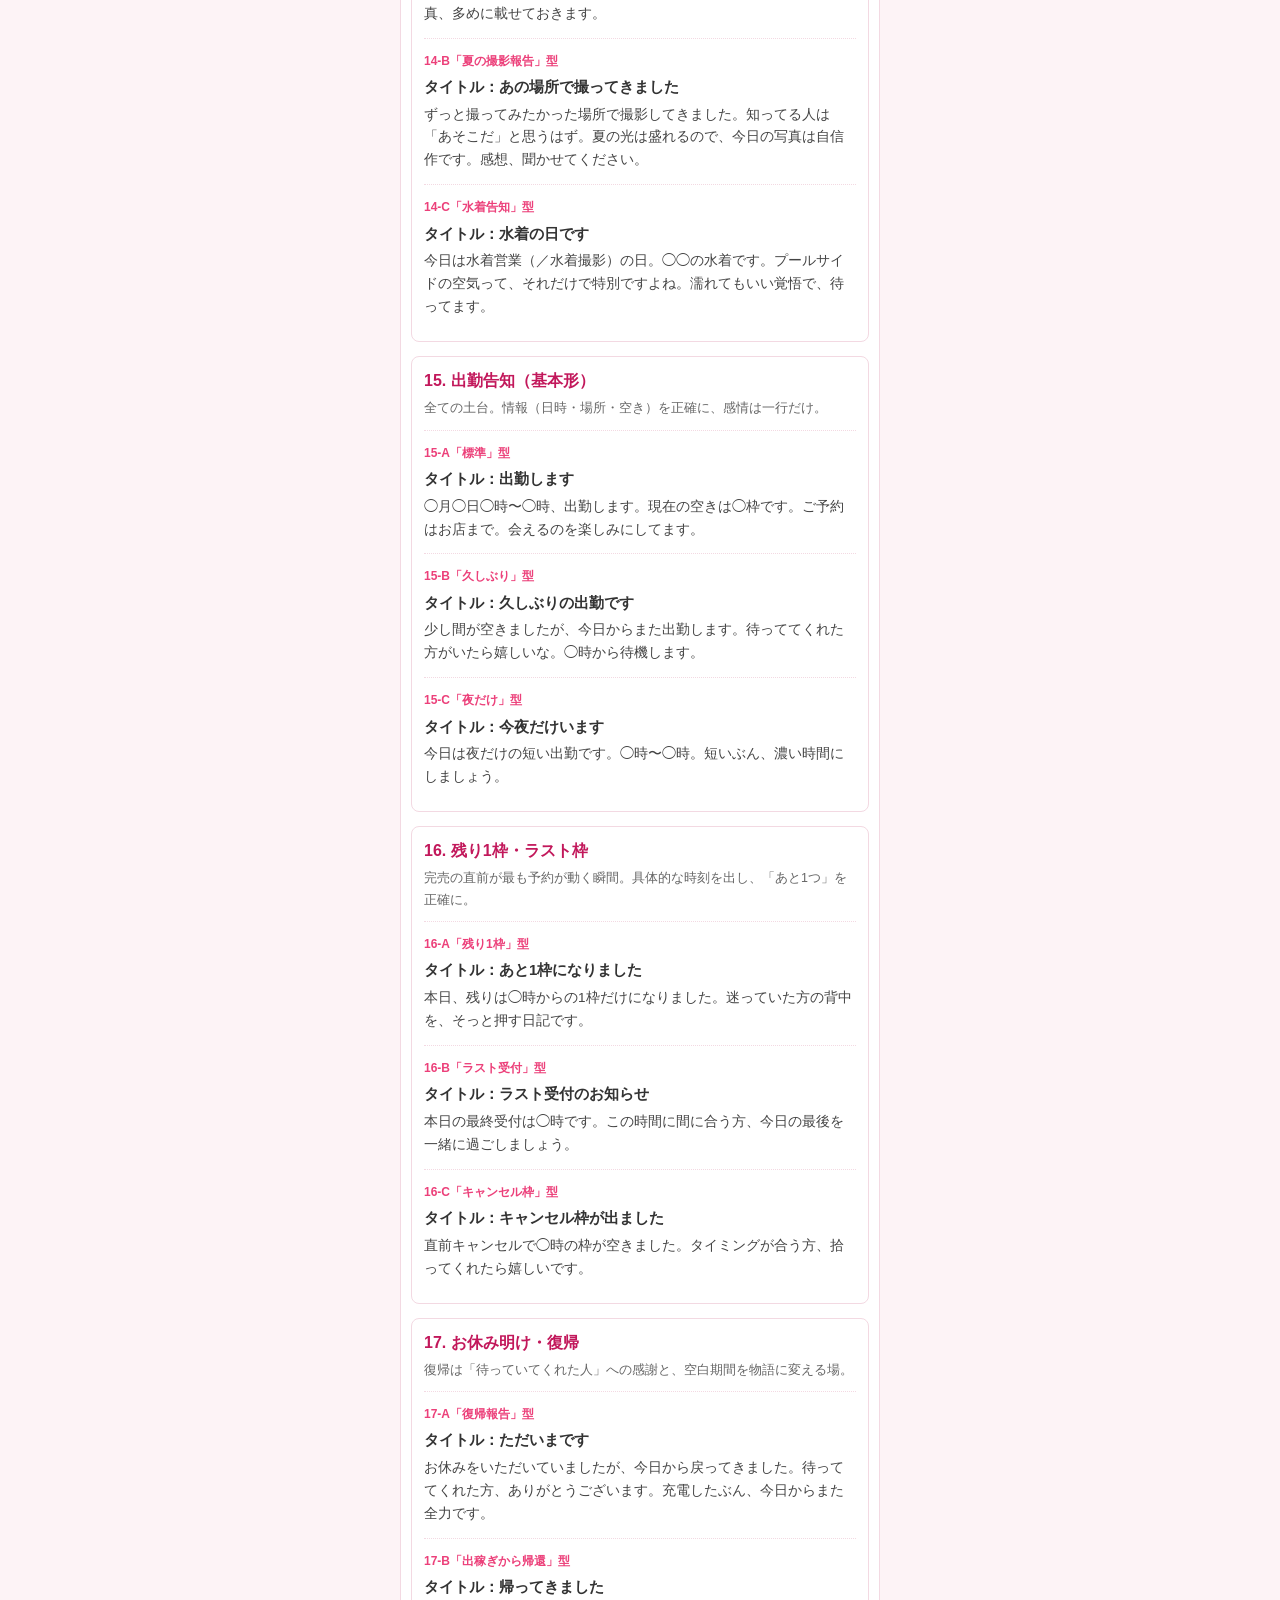
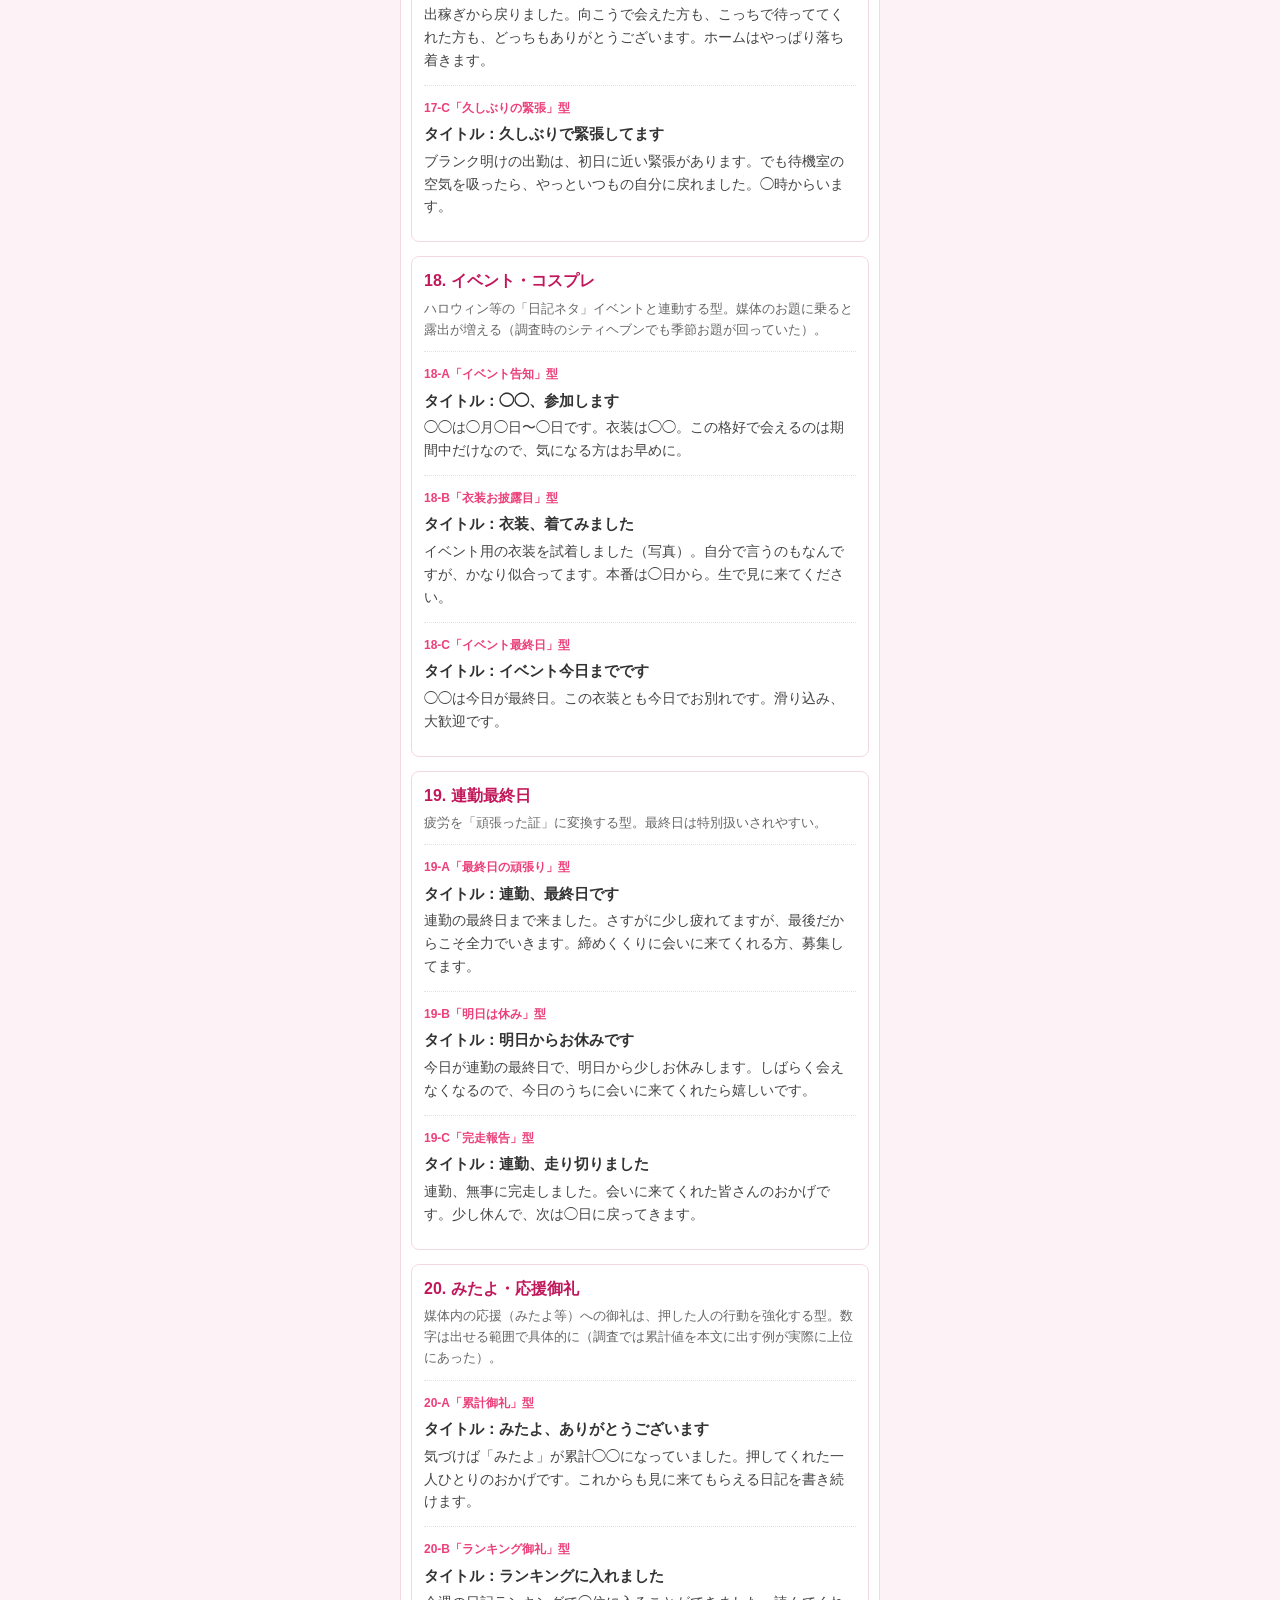
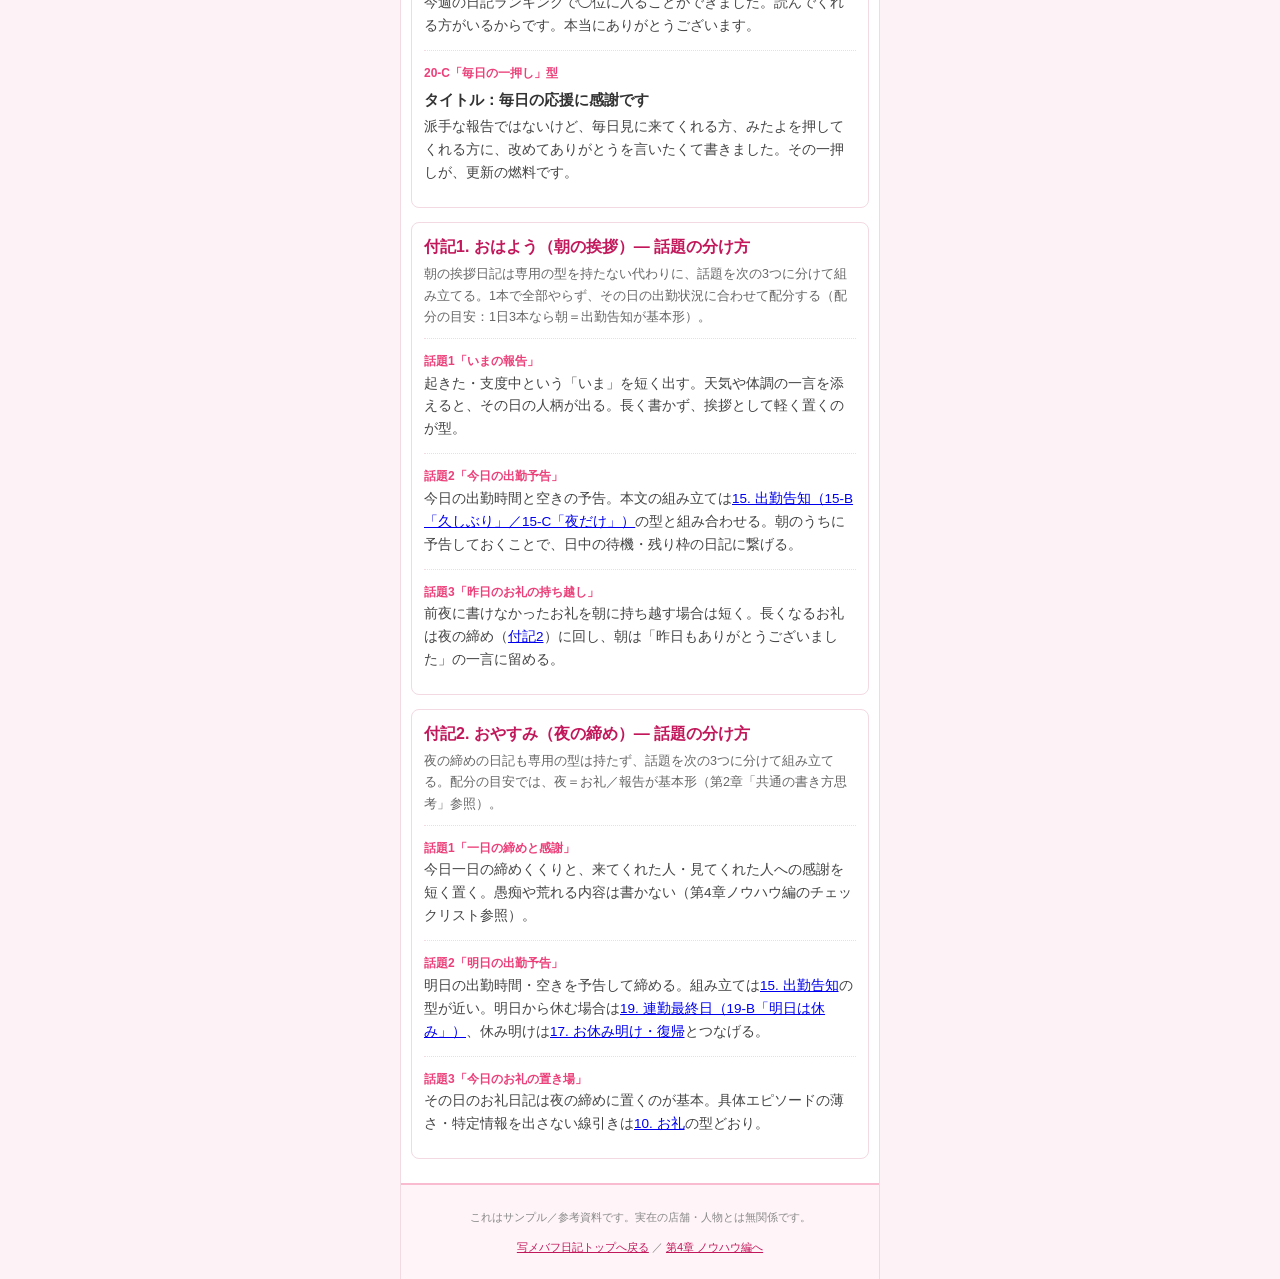
<file: templates.html>
<!DOCTYPE html>
<html lang="ja">
<head>
<meta charset="utf-8">
<meta name="viewport" content="width=device-width, initial-scale=1">
<title>第2章 型編｜写メバフ日記</title>
<link rel="stylesheet" href="style.css">
</head>
<body>
<div class="wrap">
  <div class="sample-banner">これはサンプル／参考資料です。実在の店舗・人物とは無関係です</div>
  <header class="site-head">
    <p class="site-name">第2章 型編</p>
    <p class="site-sub">テーマ別テンプレート集（20テーマ×ベスト3＝60本）｜写メバフ日記</p>
  </header>
  <nav class="top-nav">
    <a href="index.html">写メバフ日記トップ</a>
    <a href="templates.html" class="current">型編</a>
    <a href="data.html">データ編</a>
    <a href="knowhow.html">ノウハウ編</a>
  </nav>

  <div class="chapter-body">
    <div class="note-box">出典：社内テンプレート集「写メ日記テンプレート集（テーマ別ベスト3）」（2026-10-28作成）を、この参考書用に再構成して収録。本文中の ◯◯ は差し替え箇所（名前・時刻・日付など）。</div>

    <h2>共通の書き方思考</h2>
    <ul>
      <li>目的は3つだけ：(1)いま空いている／埋まっているという「状態の通知」(2)人柄の証明 (3)次の予約への一押し。1本で全部やらない。</li>
      <li>タイトルは「出勤しました」で終わらせず、中身が分かる具体題にする。</li>
      <li>本文は短く、改行多め。絵文字は感情の位置にだけ置く（文末全部には付けない）。</li>
      <li>客の苗字・来店時刻など特定情報は書かない（業界ルール）。お礼は「二人だけの話題」を薄く匂わせるのが鍵。</li>
      <li>配分の目安（1日3本なら）：朝＝出勤告知、昼＝日常／テーマ、夜＝お礼／報告。人気上位ほど完売・お礼の比率が上がり、新人ほど初日・待機・日常で人柄を見せる。</li>
    </ul>

    <h2>キャラ調整（全テンプレ共通の味付け）</h2>
    <ul>
      <li><strong>甘え系</strong>：語尾「〜だよ」「〜なの」、絵文字多め、一人称は名前。お願いが素直に出る。</li>
      <li><strong>元気系</strong>：短文でテンポよく、感嘆符と笑いの表現。報告・完売が得意。</li>
      <li><strong>お姉さん系</strong>：落ち着いた敬体混じり、絵文字控えめ。色気は言葉でなく余白で出す。</li>
      <li><strong>クール系</strong>：文は最短、絵文字ほぼなし。完売・本指名の静かな報告が刺さる。</li>
    </ul>

    <h2>職種・人気で効き方が変わる</h2>
    <ul>
      <li><strong>ソープ</strong>：店内待機と本指名の文脈が強い。「お風呂」「お部屋」など店内語が使える。</li>
      <li><strong>デリヘル</strong>：移動・ホテル・「会いにいく」側の語彙。出稼ぎ・待機と相性がいい。</li>
      <li><strong>エステ／メンエス</strong>：癒し・施術の語彙に寄せ、直接的表現を避ける。</li>
      <li><strong>人気上位</strong>：完売／お礼／報告中心で「選ばれている」空気を作る。<strong>新人</strong>：初日／待機／日常で「これから育つ」物語を見せる。</li>
    </ul>

    <h2>テーマ目次</h2>
    <ol>
      <li><a href="#theme-tea">お茶（予約が入っていない日）</a></li>
      <li><a href="#theme-dekasegi">出稼ぎ</a></li>
      <li><a href="#theme-waiting">待機</a></li>
      <li><a href="#theme-firstday">初日</a></li>
      <li><a href="#theme-rain">雨の日</a></li>
      <li><a href="#theme-weekend">週末</a></li>
      <li><a href="#theme-honshimei">本指名</a></li>
      <li><a href="#theme-free">フリー</a></li>
      <li><a href="#theme-soldout">完売</a></li>
      <li><a href="#theme-thanks">お礼</a></li>
      <li><a href="#theme-report">報告</a></li>
      <li><a href="#theme-coordinate">今日のコーデ</a></li>
      <li><a href="#theme-lingerie">下着</a></li>
      <li><a href="#theme-pool">例のプール</a></li>
      <li><a href="#theme-notice">出勤告知（基本形）</a></li>
      <li><a href="#theme-lastslot">残り1枠・ラスト枠</a></li>
      <li><a href="#theme-return">お休み明け・復帰</a></li>
      <li><a href="#theme-event">イベント・コスプレ</a></li>
      <li><a href="#theme-lastday">連勤最終日</a></li>
      <li><a href="#theme-mitayo">みたよ・応援御礼</a></li>
    </ol>
    <div class="note-box">朝と夜の挨拶日記（おはよう／おやすみ）は、専用の型を持ちません。話題の分け方を付記にまとめています：<a href="#kind-morning">付記1 おはよう</a>／<a href="#kind-night">付記2 おやすみ</a></div>
  </div>

  <section class="theme-block" id="theme-tea">
    <h2>1. お茶（予約が入っていない日）</h2>
    <p class="theme-idea">一番書き方が問われるテーマ。悲壮感は絶対に出さず、「暇」ではなく「今日はゆっくり話せる日」に翻訳する。お茶の日こそ新規客が入りやすい、という売り文句に変える。</p>
    <div class="tpl">
      <span class="tpl-name">1-A「ゆっくりできる日」型</span>
      <p class="tpl-title">タイトル：今日はレアな日かも…？</p>
      <p class="tpl-body">いつもはバタバタなのですが、今日はめずらしくゆったりしてます。この感じ、実は初めての方にこそおすすめで。焦らずゆっくり、お話ししながら過ごせます。◯時から空いてます、待ってますね。</p>
    </div>
    <div class="tpl">
      <span class="tpl-name">1-B「自分磨き」型</span>
      <p class="tpl-title">タイトル：待機室でこっそり</p>
      <p class="tpl-body">今日は待機中にネイル直して、本読んで、ストレッチして。こういう時間に限って会いたい人が頭に浮かぶの、不思議です。◯時まではいます。ふらっとでも、ちゃんと予約でも、どっちでも嬉しいです。</p>
    </div>
    <div class="tpl">
      <span class="tpl-name">1-C「正直＋一押し」型</span>
      <p class="tpl-title">タイトル：正直に言います</p>
      <p class="tpl-body">今日はまだ、どなたの予定も入ってません。だから今日会いに来てくれた人は、わたしの中で特別になります。簡単なことですけど、本当のことです。◯時〜◯時、空いてます。</p>
    </div>
  </section>

  <section class="theme-block" id="theme-dekasegi">
    <h2>2. 出稼ぎ</h2>
    <p class="theme-idea">期間限定が最大のフック。「いつでも会える」を消し、残り日数を数える形にする。地元客には「来てくれてありがとう」、遠征先の客には「この期間だけ」の希少性を。</p>
    <div class="tpl">
      <span class="tpl-name">2-A「残り◯日」型</span>
      <p class="tpl-title">タイトル：出稼ぎ、残り◯日です</p>
      <p class="tpl-body">◯◯に来てからあっという間で、残り◯日になりました。会えた方、ありがとうございます。まだの方、終わってから「行けばよかった」はお互いもったいないので。今日は◯時からいます。</p>
    </div>
    <div class="tpl">
      <span class="tpl-name">2-B「初めましての街」型</span>
      <p class="tpl-title">タイトル：◯◯の夜、慣れてきました</p>
      <p class="tpl-body">出稼ぎで来ている◯◯です。最初は土地勘ゼロでしたが、最近は美味しいお店も覚えました。◯◯在住の方はぜひ地元トーク聞かせてください。期間は◯日まで。それまで全力でいます。</p>
    </div>
    <div class="tpl">
      <span class="tpl-name">2-C「ラストスパート」型</span>
      <p class="tpl-title">タイトル：明日で終わりです</p>
      <p class="tpl-body">長いようで短かった出稼ぎも、明日が最終日。最後に会いに来てくれる方がいたら、全力でお礼がしたいです。今日と明日、◯時から。待ってます。</p>
    </div>
  </section>

  <section class="theme-block" id="theme-waiting">
    <h2>3. 待機</h2>
    <p class="theme-idea">「いま待っている」という現在進行形が価値。読んだ瞬間の衝動に届くよう、時刻と「すぐ会える」を具体で書く。出勤告知と違い、待機は夜のピーク帯に当てる。</p>
    <div class="tpl">
      <span class="tpl-name">3-A「いま待機中」型</span>
      <p class="tpl-title">タイトル：いま、待ってます</p>
      <p class="tpl-body">◯時から待機してます。お部屋（／準備）も整って、あとは誰かが来てくれるだけ。今日はこのあと◯時まで。タイミングが合った方、ぜひ。</p>
    </div>
    <div class="tpl">
      <span class="tpl-name">3-B「あと少しで終わり」型</span>
      <p class="tpl-title">タイトル：今日の待機、あと少し</p>
      <p class="tpl-body">本日の受付は◯時までです。迷ってる方がいたら、その「気になる」が答えだと思います。待機室で待ってます。</p>
    </div>
    <div class="tpl">
      <span class="tpl-name">3-C「待機中の素顔」型</span>
      <p class="tpl-title">タイトル：待機室のわたし</p>
      <p class="tpl-body">待機中はだいたいこんな感じでぼーっとしてます（写真）。会うと意外と喋ります。そのギャップ、確認しに来てください。◯時までいます。</p>
    </div>
  </section>

  <section class="theme-block" id="theme-firstday">
    <h2>4. 初日</h2>
    <p class="theme-idea">新人・初日は「未知数」を売る。緊張を隠さず出す方が応援消費を呼ぶ。ベテランの真似はせず、初日の記録として残す意識で書く。</p>
    <div class="tpl">
      <span class="tpl-name">4-A「緊張を正直に」型</span>
      <p class="tpl-title">タイトル：初日です、緊張してます</p>
      <p class="tpl-body">はじめまして、◯◯です。今日が初日で、待機室でもずっとそわそわしてます。まだ何も分からないわたしですが、一生懸命なところだけは負けません。最初の思い出を、一緒に作ってくれる方を探してます。</p>
    </div>
    <div class="tpl">
      <span class="tpl-name">4-B「意気込み」型</span>
      <p class="tpl-title">タイトル：◯◯、デビューしました</p>
      <p class="tpl-body">本日からお世話になります。選んだ理由は◯◯。緊張で手が震えてますが、来てくれた方には絶対に「来てよかった」と思ってもらえるよう頑張ります。◯時から待機します。</p>
    </div>
    <div class="tpl">
      <span class="tpl-name">4-C「初日の夜の報告」型</span>
      <p class="tpl-title">タイトル：初日、終わりました</p>
      <p class="tpl-body">初日が無事に終わりました。会いに来てくれた方、本当にありがとうございました。優しくしてもらえて、緊張がほどけました。次は◯日に出勤します。今日の反省を活かして、もっと上手になります。</p>
    </div>
  </section>

  <section class="theme-block" id="theme-rain">
    <h2>5. 雨の日</h2>
    <p class="theme-idea">雨は来店の障害であると同時に、「雨なのに来てくれた」特別感の材料。出足が鈍る日は、雨を理由に変えて、来た人への感謝を厚くする。</p>
    <div class="tpl">
      <span class="tpl-name">5-A「雨の日サービス精神」型</span>
      <p class="tpl-title">タイトル：雨ですね、足元気をつけて</p>
      <p class="tpl-body">今日はあいにくの雨模様。こんな日に会いに来てくれる方は、それだけで特別です。濡れた服はしっかり乾かして、温かいところから始めましょう。◯時から待機してます。</p>
    </div>
    <div class="tpl">
      <span class="tpl-name">5-B「雨の日こそ」型</span>
      <p class="tpl-title">タイトル：雨の日の方が、実は</p>
      <p class="tpl-body">雨の日はどこもゆったりしていて、わたしもゆっくりモードです。急かされない時間って、晴れの日より濃い気がします。足元に気をつけて、無理のない範囲で会いに来てください。</p>
    </div>
    <div class="tpl">
      <span class="tpl-name">5-C「雨上がり」型</span>
      <p class="tpl-title">タイトル：雨、上がりました</p>
      <p class="tpl-body">さっきまでの雨が嘘みたいに晴れました。空気が澄んでて気持ちいい夜です。このテンションのまま、誰かと過ごせたら最高だなと。◯時から空いてます。</p>
    </div>
  </section>

  <section class="theme-block" id="theme-weekend">
    <h2>6. 週末</h2>
    <p class="theme-idea">週末は需要の山であると同時に競合も増える日。「週末の夜を誰と過ごすか」の選択肢に入ることが目的。平日との違い（時間の余裕、翌日の休み）を言語化する。</p>
    <div class="tpl">
      <span class="tpl-name">6-A「週末の夜」型</span>
      <p class="tpl-title">タイトル：週末の夜、空いてますか</p>
      <p class="tpl-body">一週間お疲れさまでした。週末の夜くらい、自分を甘やかしてもいいと思うんです。わたしは今夜、◯時からいます。明日を気にしない夜を、一緒に。</p>
    </div>
    <div class="tpl">
      <span class="tpl-name">6-B「週末完売予告」型</span>
      <p class="tpl-title">タイトル：週末は埋まりやすいです</p>
      <p class="tpl-body">先週の週末は早い時間にご案内が終わってしまいました。今週も◯◯は夕方から動きそうです。週末に会いたい方は、早めのご予約がおすすめです。</p>
    </div>
    <div class="tpl">
      <span class="tpl-name">6-C「週末の昼」型</span>
      <p class="tpl-title">タイトル：休日の昼間、珍しくいます</p>
      <p class="tpl-body">いつも夜ばかりの◯◯ですが、今日は昼間から出勤してます。休日の昼に会うの、ちょっと新鮮で好きです。◯時〜◯時、待ってます。</p>
    </div>
  </section>

  <section class="theme-block" id="theme-honshimei">
    <h2>7. 本指名</h2>
    <p class="theme-idea">本指名は「選ばれ続けている」証拠の提示と、指名客への感謝の両立。他の客には「自分も本指名したい」という動機を作る。固有名詞・特定情報は出さない。</p>
    <div class="tpl">
      <span class="tpl-name">7-A「本指名のお礼」型</span>
      <p class="tpl-title">タイトル：いつもありがとうございます</p>
      <p class="tpl-body">今日も本指名で会いに来てくれたお兄さん、ありがとうございました。会うたびに話が深くなるの、わたしも楽しみにしてます。次に会える日まで、また頑張れます。</p>
    </div>
    <div class="tpl">
      <span class="tpl-name">7-B「本指名が増えました」型</span>
      <p class="tpl-title">タイトル：最近、本指名が増えてます</p>
      <p class="tpl-body">ありがたいことに、最近は本指名で来てくれる方が増えました。一度会って「また会いたい」と思ってもらえるのが、この仕事で一番嬉しいことです。初めての方も、その一人目になりに来てください。</p>
    </div>
    <div class="tpl">
      <span class="tpl-name">7-C「本指名の約束」型</span>
      <p class="tpl-title">タイトル：次の約束、しました</p>
      <p class="tpl-body">今日来てくれた方と、次の約束までしちゃいました。こういう関係が続いていくのが理想です。◯◯との時間、まずは一度試してみてください。</p>
    </div>
  </section>

  <section class="theme-block" id="theme-free">
    <h2>8. フリー</h2>
    <p class="theme-idea">フリー客は「指名するほどではないが気になる」層。フリーで入った接客を本指名に育てる起点として書き、フリー歓迎の空気と、フリー客への丁寧な扱いを匂わせる。</p>
    <div class="tpl">
      <span class="tpl-name">8-A「フリー歓迎」型</span>
      <p class="tpl-title">タイトル：フリーの方も大歓迎です</p>
      <p class="tpl-body">指名じゃなくても全然OKです。むしろフリーで会って「当たりだった」と思ってもらえるのが一番嬉しい。今日は◯時から待機してます。気軽にどうぞ。</p>
    </div>
    <div class="tpl">
      <span class="tpl-name">8-B「フリーで会えた」型</span>
      <p class="tpl-title">タイトル：フリーで会えたお兄さんへ</p>
      <p class="tpl-body">今日フリーで入ってくれたお兄さん、ありがとうございました。最初はお互い探り探りだったのに、最後は笑いっぱなしでしたね。あの感じ、次は指名で会えたらもっと嬉しいです。</p>
    </div>
    <div class="tpl">
      <span class="tpl-name">8-C「フリーの夜」型</span>
      <p class="tpl-title">タイトル：今夜はフリー多めの日</p>
      <p class="tpl-body">今日はフリーで回っている日です。誰と会えるか分からないドキドキが、実は好きだったりします。今夜の相手は、あなたかもしれません。◯時まで待機中。</p>
    </div>
  </section>

  <section class="theme-block" id="theme-soldout">
    <h2>9. 完売</h2>
    <p class="theme-idea">完売報告は「人気の証明」であると同時に、来られなかった客への次回予約の動機付け。お礼とセットで書き、断った客へのフォローを必ず入れる。連発しすぎると嘘くさくなるので頻度は実態に合わせる。</p>
    <div class="tpl">
      <span class="tpl-name">9-A「完売御礼」型</span>
      <p class="tpl-title">タイトル：本日、完売しました</p>
      <p class="tpl-body">おかげさまで、本日のご案内は終了しました。会いに来てくれた皆さん、ありがとうございました。お断りしてしまった方、本当にごめんなさい。次回は◯日に出勤します、早めのご予約がおすすめです。</p>
    </div>
    <div class="tpl">
      <span class="tpl-name">9-B「早期完売」型</span>
      <p class="tpl-title">タイトル：早い時間に完売でした</p>
      <p class="tpl-body">今日はオープンからたくさんのご予約をいただき、早々に完売となりました。ありがたい気持ちでいっぱいです。週末は特に埋まりやすいので、会いたい方は前日までのご予約だと安心です。</p>
    </div>
    <div class="tpl">
      <span class="tpl-name">9-C「完売の理由」型</span>
      <p class="tpl-title">タイトル：完売の理由は、たぶん</p>
      <p class="tpl-body">最近よく完売いただく理由を考えてました。たぶん、会ったあとの「また会いたいな」の気持ちだと思います。その気持ちに応え続けるのが仕事です。明日も◯時から、待ってます。</p>
    </div>
  </section>

  <section class="theme-block" id="theme-thanks">
    <h2>10. お礼</h2>
    <p class="theme-idea">日記の中核。読んでいる次の客に「自分もこう書かれたい」と思わせるのが本当の仕事。具体エピソードは薄く（差し入れ、会話の話題レベル）、特定情報は出さない。</p>
    <div class="tpl">
      <span class="tpl-name">10-A「二人だけの話題」型</span>
      <p class="tpl-title">タイトル：昨日のお礼です</p>
      <p class="tpl-body">昨日会いに来てくれたお兄さん、ありがとうございました。教えてもらった◯◯、あのあと自分でも調べちゃいました。続きはまた今度、直接聞かせてくださいね。</p>
    </div>
    <div class="tpl">
      <span class="tpl-name">10-B「差し入れ」型</span>
      <p class="tpl-title">タイトル：差し入れ、感激でした</p>
      <p class="tpl-body">今日いただいた◯◯、待機中に大事にいただきました。わたしの好きなものを覚えててくれるの、本当に嬉しいです。お礼は次に会えたときに、たっぷりと。</p>
    </div>
    <div class="tpl">
      <span class="tpl-name">10-C「短い一言」型</span>
      <p class="tpl-title">タイトル：ありがとう</p>
      <p class="tpl-body">今日会えたすべての方へ。短い時間でも、長い時間でも、◯◯を選んでくれたことが嬉しいです。明日も同じ気持ちで待ってます。</p>
    </div>
  </section>

  <section class="theme-block" id="theme-report">
    <h2>11. 報告</h2>
    <p class="theme-idea">報告は情報の正確さが命。出勤変更、イベント、ランキング、体調など、種類ごとに型を持つ。感情は添えるが、情報が主役。</p>
    <div class="tpl">
      <span class="tpl-name">11-A「出勤変更」型</span>
      <p class="tpl-title">タイトル：出勤のお知らせ</p>
      <p class="tpl-body">◯日の出勤時間が変更になりました。◯時→◯時です。ご予約を考えてくれていた方はご確認ください。ご不便をおかけしますが、よろしくお願いします。</p>
    </div>
    <div class="tpl">
      <span class="tpl-name">11-B「ランキング／みたよ報告」型</span>
      <p class="tpl-title">タイトル：みたよ、ありがとうございます</p>
      <p class="tpl-body">いつも「みたよ」を押してくれる皆さんのおかげで、今週は◯◯に入れました。数字より、見てくれている人がいることが励みです。これからもよろしくお願いします。</p>
    </div>
    <div class="tpl">
      <span class="tpl-name">11-C「体調・お休み」型</span>
      <p class="tpl-title">タイトル：今日はお休みします</p>
      <p class="tpl-body">体調を整えるため、本日はお休みをいただきます。楽しみにしてくれていた方、ごめんなさい。次回は◯日、元気な姿で会いましょう。</p>
    </div>
  </section>

  <section class="theme-block" id="theme-coordinate">
    <h2>12. 今日のコーデ</h2>
    <p class="theme-idea">写真と最も相性がいいテーマ。服の説明は「素材・色・シルエット」の3点まで。コーデの理由（天気、気分、誰に会いたいか）を一言添えると日記になる。</p>
    <div class="tpl">
      <span class="tpl-name">12-A「今日のコーデ紹介」型</span>
      <p class="tpl-title">タイトル：今日のコーデです</p>
      <p class="tpl-body">今日は◯◯×◯◯。ポイントは◯◯です。写真だと伝わりにくいけど、動くと◯◯が可愛いんです。実物はもっと◯◯、を合言葉に待ってます。</p>
    </div>
    <div class="tpl">
      <span class="tpl-name">12-B「気分で選んだ」型</span>
      <p class="tpl-title">タイトル：今日はこの気分</p>
      <p class="tpl-body">朝起きたら「今日は甘め」の気分だったので、◯◯にしました。こういう日は性格まで少し甘くなります。◯時から待機中、確かめに来てください。</p>
    </div>
    <div class="tpl">
      <span class="tpl-name">12-C「リクエスト応え」型</span>
      <p class="tpl-title">タイトル：リクエストのコーデです</p>
      <p class="tpl-body">前に「◯◯が似合いそう」と言ってもらえたので、今日は着てみました。どうでしょう。似合ってたら、直接伝えに来てくれると嬉しいです。</p>
    </div>
  </section>

  <section class="theme-block" id="theme-lingerie">
    <h2>13. 下着</h2>
    <p class="theme-idea">日記の定番フックだが、露骨さではなく「想像の余地」で回すテーマ。色と素材だけを言語化し、書きすぎは安っぽくなるので、短く、さらっと。</p>
    <div class="tpl">
      <span class="tpl-name">13-A「色だけ告知」型</span>
      <p class="tpl-title">タイトル：今日は◯◯の日</p>
      <p class="tpl-body">今日の下着は◯◯。理由は特にないけど、この色の日は自分でも少し大胆になれる気がします。確認できるのは、会いに来てくれた人だけです。</p>
    </div>
    <div class="tpl">
      <span class="tpl-name">13-B「勝負の日」型</span>
      <p class="tpl-title">タイトル：今日は勝負です</p>
      <p class="tpl-body">大事な日用に取っておいたセット、今日おろしました。◯◯×◯◯。こういう日は姿勢まで良くなるから不思議です。◯時から待機してます。</p>
    </div>
    <div class="tpl">
      <span class="tpl-name">13-C「チラ見せ」型</span>
      <p class="tpl-title">タイトル：今日のコーデ、実は</p>
      <p class="tpl-body">今日のコーデ、実は下まで揃えてます。◯◯で統一するの、自己満足なんですけど気分が上がるんです。自己満足の続きは、会った人だけのお楽しみで。</p>
    </div>
  </section>

  <section class="theme-block" id="theme-pool">
    <h2>14. 例のプール</h2>
    <p class="theme-idea">いわゆる「例のプール」はネットで通じる場所ネタ。知っている層には一言で刺さるが、知らない層にはただのプール日記として読める二重構造で書くのが安全。場所の固有名詞は出さず、水辺・夏・水着の文脈で匂わせる。</p>
    <div class="tpl">
      <span class="tpl-name">14-A「プールサイド」型</span>
      <p class="tpl-title">タイトル：今日はプールサイドで</p>
      <p class="tpl-body">例の、と言えば分かる人には分かる場所で撮影でした。水着は◯◯。濡れた髪って、普段とだいぶ印象が違うと思うんです。写真、多めに載せておきます。</p>
    </div>
    <div class="tpl">
      <span class="tpl-name">14-B「夏の撮影報告」型</span>
      <p class="tpl-title">タイトル：あの場所で撮ってきました</p>
      <p class="tpl-body">ずっと撮ってみたかった場所で撮影してきました。知ってる人は「あそこだ」と思うはず。夏の光は盛れるので、今日の写真は自信作です。感想、聞かせてください。</p>
    </div>
    <div class="tpl">
      <span class="tpl-name">14-C「水着告知」型</span>
      <p class="tpl-title">タイトル：水着の日です</p>
      <p class="tpl-body">今日は水着営業（／水着撮影）の日。◯◯の水着です。プールサイドの空気って、それだけで特別ですよね。濡れてもいい覚悟で、待ってます。</p>
    </div>
  </section>

  <section class="theme-block" id="theme-notice">
    <h2>15. 出勤告知（基本形）</h2>
    <p class="theme-idea">全ての土台。情報（日時・場所・空き）を正確に、感情は一行だけ。</p>
    <div class="tpl">
      <span class="tpl-name">15-A「標準」型</span>
      <p class="tpl-title">タイトル：出勤します</p>
      <p class="tpl-body">◯月◯日◯時〜◯時、出勤します。現在の空きは◯枠です。ご予約はお店まで。会えるのを楽しみにしてます。</p>
    </div>
    <div class="tpl">
      <span class="tpl-name">15-B「久しぶり」型</span>
      <p class="tpl-title">タイトル：久しぶりの出勤です</p>
      <p class="tpl-body">少し間が空きましたが、今日からまた出勤します。待っててくれた方がいたら嬉しいな。◯時から待機します。</p>
    </div>
    <div class="tpl">
      <span class="tpl-name">15-C「夜だけ」型</span>
      <p class="tpl-title">タイトル：今夜だけいます</p>
      <p class="tpl-body">今日は夜だけの短い出勤です。◯時〜◯時。短いぶん、濃い時間にしましょう。</p>
    </div>
  </section>

  <section class="theme-block" id="theme-lastslot">
    <h2>16. 残り1枠・ラスト枠</h2>
    <p class="theme-idea">完売の直前が最も予約が動く瞬間。具体的な時刻を出し、「あと1つ」を正確に。</p>
    <div class="tpl">
      <span class="tpl-name">16-A「残り1枠」型</span>
      <p class="tpl-title">タイトル：あと1枠になりました</p>
      <p class="tpl-body">本日、残りは◯時からの1枠だけになりました。迷っていた方の背中を、そっと押す日記です。</p>
    </div>
    <div class="tpl">
      <span class="tpl-name">16-B「ラスト受付」型</span>
      <p class="tpl-title">タイトル：ラスト受付のお知らせ</p>
      <p class="tpl-body">本日の最終受付は◯時です。この時間に間に合う方、今日の最後を一緒に過ごしましょう。</p>
    </div>
    <div class="tpl">
      <span class="tpl-name">16-C「キャンセル枠」型</span>
      <p class="tpl-title">タイトル：キャンセル枠が出ました</p>
      <p class="tpl-body">直前キャンセルで◯時の枠が空きました。タイミングが合う方、拾ってくれたら嬉しいです。</p>
    </div>
  </section>

  <section class="theme-block" id="theme-return">
    <h2>17. お休み明け・復帰</h2>
    <p class="theme-idea">復帰は「待っていてくれた人」への感謝と、空白期間を物語に変える場。</p>
    <div class="tpl">
      <span class="tpl-name">17-A「復帰報告」型</span>
      <p class="tpl-title">タイトル：ただいまです</p>
      <p class="tpl-body">お休みをいただいていましたが、今日から戻ってきました。待っててくれた方、ありがとうございます。充電したぶん、今日からまた全力です。</p>
    </div>
    <div class="tpl">
      <span class="tpl-name">17-B「出稼ぎから帰還」型</span>
      <p class="tpl-title">タイトル：帰ってきました</p>
      <p class="tpl-body">出稼ぎから戻りました。向こうで会えた方も、こっちで待っててくれた方も、どっちもありがとうございます。ホームはやっぱり落ち着きます。</p>
    </div>
    <div class="tpl">
      <span class="tpl-name">17-C「久しぶりの緊張」型</span>
      <p class="tpl-title">タイトル：久しぶりで緊張してます</p>
      <p class="tpl-body">ブランク明けの出勤は、初日に近い緊張があります。でも待機室の空気を吸ったら、やっといつもの自分に戻れました。◯時からいます。</p>
    </div>
  </section>

  <section class="theme-block" id="theme-event">
    <h2>18. イベント・コスプレ</h2>
    <p class="theme-idea">ハロウィン等の「日記ネタ」イベントと連動する型。媒体のお題に乗ると露出が増える（調査時のシティヘブンでも季節お題が回っていた）。</p>
    <div class="tpl">
      <span class="tpl-name">18-A「イベント告知」型</span>
      <p class="tpl-title">タイトル：◯◯、参加します</p>
      <p class="tpl-body">◯◯は◯月◯日〜◯日です。衣装は◯◯。この格好で会えるのは期間中だけなので、気になる方はお早めに。</p>
    </div>
    <div class="tpl">
      <span class="tpl-name">18-B「衣装お披露目」型</span>
      <p class="tpl-title">タイトル：衣装、着てみました</p>
      <p class="tpl-body">イベント用の衣装を試着しました（写真）。自分で言うのもなんですが、かなり似合ってます。本番は◯日から。生で見に来てください。</p>
    </div>
    <div class="tpl">
      <span class="tpl-name">18-C「イベント最終日」型</span>
      <p class="tpl-title">タイトル：イベント今日までです</p>
      <p class="tpl-body">◯◯は今日が最終日。この衣装とも今日でお別れです。滑り込み、大歓迎です。</p>
    </div>
  </section>

  <section class="theme-block" id="theme-lastday">
    <h2>19. 連勤最終日</h2>
    <p class="theme-idea">疲労を「頑張った証」に変換する型。最終日は特別扱いされやすい。</p>
    <div class="tpl">
      <span class="tpl-name">19-A「最終日の頑張り」型</span>
      <p class="tpl-title">タイトル：連勤、最終日です</p>
      <p class="tpl-body">連勤の最終日まで来ました。さすがに少し疲れてますが、最後だからこそ全力でいきます。締めくくりに会いに来てくれる方、募集してます。</p>
    </div>
    <div class="tpl">
      <span class="tpl-name">19-B「明日は休み」型</span>
      <p class="tpl-title">タイトル：明日からお休みです</p>
      <p class="tpl-body">今日が連勤の最終日で、明日から少しお休みします。しばらく会えなくなるので、今日のうちに会いに来てくれたら嬉しいです。</p>
    </div>
    <div class="tpl">
      <span class="tpl-name">19-C「完走報告」型</span>
      <p class="tpl-title">タイトル：連勤、走り切りました</p>
      <p class="tpl-body">連勤、無事に完走しました。会いに来てくれた皆さんのおかげです。少し休んで、次は◯日に戻ってきます。</p>
    </div>
  </section>

  <section class="theme-block" id="theme-mitayo">
    <h2>20. みたよ・応援御礼</h2>
    <p class="theme-idea">媒体内の応援（みたよ等）への御礼は、押した人の行動を強化する型。数字は出せる範囲で具体的に（調査では累計値を本文に出す例が実際に上位にあった）。</p>
    <div class="tpl">
      <span class="tpl-name">20-A「累計御礼」型</span>
      <p class="tpl-title">タイトル：みたよ、ありがとうございます</p>
      <p class="tpl-body">気づけば「みたよ」が累計◯◯になっていました。押してくれた一人ひとりのおかげです。これからも見に来てもらえる日記を書き続けます。</p>
    </div>
    <div class="tpl">
      <span class="tpl-name">20-B「ランキング御礼」型</span>
      <p class="tpl-title">タイトル：ランキングに入れました</p>
      <p class="tpl-body">今週の日記ランキングで◯位に入ることができました。読んでくれる方がいるからです。本当にありがとうございます。</p>
    </div>
    <div class="tpl">
      <span class="tpl-name">20-C「毎日の一押し」型</span>
      <p class="tpl-title">タイトル：毎日の応援に感謝です</p>
      <p class="tpl-body">派手な報告ではないけど、毎日見に来てくれる方、みたよを押してくれる方に、改めてありがとうを言いたくて書きました。その一押しが、更新の燃料です。</p>
    </div>
  </section>

  <section class="theme-block" id="kind-morning">
    <h2>付記1. おはよう（朝の挨拶）— 話題の分け方</h2>
    <p class="theme-idea">朝の挨拶日記は専用の型を持たない代わりに、話題を次の3つに分けて組み立てる。1本で全部やらず、その日の出勤状況に合わせて配分する（配分の目安：1日3本なら朝＝出勤告知が基本形）。</p>
    <div class="tpl">
      <span class="tpl-name">話題1「いまの報告」</span>
      <p class="tpl-body">起きた・支度中という「いま」を短く出す。天気や体調の一言を添えると、その日の人柄が出る。長く書かず、挨拶として軽く置くのが型。</p>
    </div>
    <div class="tpl">
      <span class="tpl-name">話題2「今日の出勤予告」</span>
      <p class="tpl-body">今日の出勤時間と空きの予告。本文の組み立ては<a href="#theme-notice">15. 出勤告知（15-B「久しぶり」／15-C「夜だけ」）</a>の型と組み合わせる。朝のうちに予告しておくことで、日中の待機・残り枠の日記に繋げる。</p>
    </div>
    <div class="tpl">
      <span class="tpl-name">話題3「昨日のお礼の持ち越し」</span>
      <p class="tpl-body">前夜に書けなかったお礼を朝に持ち越す場合は短く。長くなるお礼は夜の締め（<a href="#kind-night">付記2</a>）に回し、朝は「昨日もありがとうございました」の一言に留める。</p>
    </div>
  </section>

  <section class="theme-block" id="kind-night">
    <h2>付記2. おやすみ（夜の締め）— 話題の分け方</h2>
    <p class="theme-idea">夜の締めの日記も専用の型は持たず、話題を次の3つに分けて組み立てる。配分の目安では、夜＝お礼／報告が基本形（第2章「共通の書き方思考」参照）。</p>
    <div class="tpl">
      <span class="tpl-name">話題1「一日の締めと感謝」</span>
      <p class="tpl-body">今日一日の締めくくりと、来てくれた人・見てくれた人への感謝を短く置く。愚痴や荒れる内容は書かない（第4章ノウハウ編のチェックリスト参照）。</p>
    </div>
    <div class="tpl">
      <span class="tpl-name">話題2「明日の出勤予告」</span>
      <p class="tpl-body">明日の出勤時間・空きを予告して締める。組み立ては<a href="#theme-notice">15. 出勤告知</a>の型が近い。明日から休む場合は<a href="#theme-lastday">19. 連勤最終日（19-B「明日は休み」）</a>、休み明けは<a href="#theme-return">17. お休み明け・復帰</a>とつなげる。</p>
    </div>
    <div class="tpl">
      <span class="tpl-name">話題3「今日のお礼の置き場」</span>
      <p class="tpl-body">その日のお礼日記は夜の締めに置くのが基本。具体エピソードの薄さ・特定情報を出さない線引きは<a href="#theme-thanks">10. お礼</a>の型どおり。</p>
    </div>
  </section>

  <footer class="site-foot">
    <p>これはサンプル／参考資料です。実在の店舗・人物とは無関係です。</p>
    <p><a href="index.html">写メバフ日記トップへ戻る</a> ／ <a href="knowhow.html">第4章 ノウハウ編へ</a></p>
  </footer>
</div>
</body>
</html>
</file>
<file: style.css>
/* サンプル写メ日記サイト 共通スタイル */
* { box-sizing: border-box; }
html { -webkit-text-size-adjust: 100%; }
body {
  margin: 0;
  background: #fdf3f6;
  color: #333;
  font-family: "Hiragino Kaku Gothic ProN", "Hiragino Sans", "Yu Gothic", Meiryo, sans-serif;
  font-size: 15px;
  line-height: 1.7;
}
.wrap {
  max-width: 480px;
  margin: 0 auto;
  background: #fff;
  min-height: 100vh;
  border-left: 1px solid #f3d9e2;
  border-right: 1px solid #f3d9e2;
}

/* サンプル明示バナー */
.sample-banner {
  background: #c2185b;
  color: #fff;
  text-align: center;
  font-size: 12px;
  font-weight: bold;
  padding: 6px 8px;
  letter-spacing: 0.02em;
}

header.site-head {
  background: linear-gradient(180deg, #fff0f5, #ffffff);
  border-bottom: 2px solid #f8bbd0;
  padding: 14px 12px 10px;
  text-align: center;
}
header.site-head .site-name {
  font-size: 20px;
  font-weight: bold;
  color: #c2185b;
  margin: 0;
}
header.site-head .site-sub {
  font-size: 11px;
  color: #999;
  margin: 2px 0 0;
}

nav.top-nav {
  display: flex;
  gap: 6px;
  padding: 8px 10px;
  background: #fff;
  border-bottom: 1px solid #f3d9e2;
}
nav.top-nav a {
  flex: 1;
  text-align: center;
  font-size: 13px;
  padding: 6px 0;
  border: 1px solid #f48fb1;
  border-radius: 16px;
  color: #c2185b;
  text-decoration: none;
  background: #fff5f8;
}
nav.top-nav a.current {
  background: #c2185b;
  color: #fff;
}

/* ペルソナカード（一覧トップ） */
.persona-card {
  margin: 12px 10px;
  border: 1px solid #f3d9e2;
  border-radius: 8px;
  overflow: hidden;
  background: #fff;
}
.persona-card a { color: inherit; text-decoration: none; display: block; }
.persona-card img {
  width: 100%;
  display: block;
  aspect-ratio: 4 / 3;
  object-fit: cover;
  object-position: center 25%;
}
.persona-card .card-body { padding: 10px 12px 12px; }
.persona-card .card-name { font-size: 18px; font-weight: bold; margin: 0 0 2px; }
.persona-card .card-name .age { font-size: 13px; color: #888; font-weight: normal; }
.persona-card .card-catch { margin: 0 0 6px; color: #555; font-size: 14px; }
.persona-card .card-tags { margin: 0; font-size: 11px; color: #c2185b; }
.persona-card .card-link {
  display: block;
  margin-top: 8px;
  text-align: center;
  background: #f8bbd0;
  color: #880e4f;
  border-radius: 16px;
  padding: 6px 0;
  font-size: 13px;
  font-weight: bold;
}

/* プロフィール欄 */
.profile {
  margin: 12px 10px;
  border: 1px solid #f3d9e2;
  border-radius: 8px;
  overflow: hidden;
}
.profile img {
  width: 100%;
  display: block;
  aspect-ratio: 4 / 3;
  object-fit: cover;
  object-position: center 25%;
}
.profile .prof-body { padding: 10px 12px 12px; }
.profile .prof-name { font-size: 19px; font-weight: bold; margin: 0 0 4px; }
.profile table {
  width: 100%;
  border-collapse: collapse;
  font-size: 13px;
  margin: 6px 0;
}
.profile table th {
  text-align: left;
  color: #c2185b;
  font-weight: normal;
  width: 34%;
  padding: 3px 4px;
  border-bottom: 1px dotted #f3d9e2;
  vertical-align: top;
}
.profile table td {
  padding: 3px 4px;
  border-bottom: 1px dotted #f3d9e2;
}
.profile .prof-note { font-size: 11px; color: #999; margin: 4px 0 0; }

/* 日記エントリー */
.entry {
  margin: 14px 10px;
  border-top: 3px solid #f8bbd0;
  padding-top: 8px;
}
.entry .entry-date {
  font-size: 12px;
  color: #fff;
  background: #ec407a;
  display: inline-block;
  padding: 1px 10px;
  border-radius: 10px;
  margin-bottom: 4px;
}
.entry h2 {
  font-size: 17px;
  margin: 4px 0 6px;
  color: #333;
  border-bottom: 1px solid #f3d9e2;
  padding-bottom: 4px;
}
.entry .entry-body { white-space: normal; }
.entry .entry-body p { margin: 0 0 10px; }
.entry img.diary-photo {
  width: 100%;
  display: block;
  border-radius: 6px;
  margin: 4px 0 10px;
}
.entry .photo-caption { font-size: 11px; color: #999; margin: -6px 0 10px; }

.section-title {
  margin: 16px 10px 0;
  font-size: 15px;
  color: #c2185b;
  border-left: 4px solid #ec407a;
  padding-left: 8px;
}

footer.site-foot {
  margin-top: 24px;
  border-top: 2px solid #f8bbd0;
  padding: 12px;
  font-size: 11px;
  color: #888;
  text-align: center;
  background: #fff5f8;
}
footer.site-foot a { color: #c2185b; }

/* 玄関：状況別インデックス */
.lead {
  margin: 12px 10px 0;
  font-size: 14px;
  color: #555;
}
.situation-grid {
  display: grid;
  grid-template-columns: 1fr 1fr;
  gap: 8px;
  margin: 10px;
}
.situation {
  border: 1px solid #f3d9e2;
  border-radius: 8px;
  padding: 8px 10px;
  background: #fffafa;
}
.situation .sit-name {
  display: block;
  font-weight: bold;
  font-size: 15px;
  color: #c2185b;
  text-decoration: none;
  margin-bottom: 2px;
}
.situation .sit-desc { display: block; font-size: 11px; color: #888; margin-bottom: 4px; }
.situation .sit-links { display: block; font-size: 12px; }
.situation .sit-links a { color: #555; }

/* 目次（章立て） */
.chapter-list { margin: 10px; padding: 0; list-style: none; }
.chapter-list li {
  border: 1px solid #f3d9e2;
  border-radius: 8px;
  margin-bottom: 8px;
  background: #fffafa;
}
.chapter-list a {
  display: block;
  padding: 10px 12px;
  color: inherit;
  text-decoration: none;
}
.chapter-list .ch-title { font-weight: bold; color: #c2185b; font-size: 15px; }
.chapter-list .ch-desc { display: block; font-size: 12px; color: #777; margin-top: 2px; }

/* 章ページ共通 */
.chapter-body { padding: 4px 12px 8px; font-size: 14px; }
.chapter-body h2 {
  font-size: 16px;
  color: #c2185b;
  border-left: 4px solid #ec407a;
  padding-left: 8px;
  margin: 20px 0 8px;
}
.chapter-body h3 { font-size: 14px; margin: 14px 0 4px; color: #333; }
.chapter-body p { margin: 0 0 10px; }
.chapter-body ul, .chapter-body ol { margin: 0 0 10px; padding-left: 20px; }
.chapter-body li { margin-bottom: 3px; }
.chapter-body table {
  width: 100%;
  border-collapse: collapse;
  font-size: 12.5px;
  margin: 6px 0 14px;
}
.chapter-body table th, .chapter-body table td {
  border: 1px solid #f3d9e2;
  padding: 5px 6px;
  text-align: left;
  vertical-align: top;
}
.chapter-body table th { background: #fff0f5; color: #880e4f; font-weight: bold; }
.note-box {
  background: #fff5f8;
  border: 1px solid #f8bbd0;
  border-radius: 6px;
  padding: 8px 10px;
  font-size: 12.5px;
  margin: 10px 0;
}
.checklist { list-style: none; padding-left: 2px; }
.checklist li { padding-left: 20px; position: relative; margin-bottom: 5px; }
.checklist li::before {
  content: "□";
  position: absolute;
  left: 0;
  color: #c2185b;
}

/* 型編のテンプレ */
.theme-block {
  margin: 14px 10px;
  border: 1px solid #f3d9e2;
  border-radius: 8px;
  padding: 10px 12px;
  background: #fff;
}
.theme-block h2 {
  font-size: 16px;
  color: #c2185b;
  margin: 0 0 4px;
}
.theme-block .theme-idea { font-size: 12.5px; color: #666; margin: 0 0 10px; }
.tpl {
  border-top: 1px dotted #f3d9e2;
  padding: 8px 0 4px;
}
.tpl .tpl-name { font-size: 12px; color: #ec407a; font-weight: bold; }
.tpl .tpl-title { font-weight: bold; margin: 2px 0 4px; }
.tpl .tpl-body { font-size: 13.5px; color: #444; margin: 0 0 8px; }
.tpl .tpl-body p { margin: 0 0 6px; }

/* 玄関：キャッチ */
.catch {
  font-size: 22px;
  font-weight: bold;
  color: #c2185b;
  text-align: center;
  margin: 18px 12px 4px;
  line-height: 1.4;
}
.catch-sub {
  text-align: center;
  font-size: 12.5px;
  color: #777;
  margin: 0 12px 6px;
}

/* 玄関：使い方3ステップ */
.steps { margin: 10px; display: grid; gap: 8px; }
.step {
  border: 1px solid #f3d9e2;
  border-radius: 8px;
  padding: 8px 12px;
  background: #fffafa;
}
.step .step-no {
  font-size: 11px;
  font-weight: bold;
  color: #ec407a;
  letter-spacing: 0.08em;
}
.step .step-title {
  font-weight: bold;
  font-size: 15px;
  color: #c2185b;
  margin: 0 0 2px;
}
.step p { margin: 0; font-size: 12.5px; color: #666; }

/* 玄関：種類別インデックス */
.kind-grid { display: grid; gap: 10px; margin: 10px; }
.kind {
  border: 1px solid #f3d9e2;
  border-radius: 8px;
  padding: 10px 12px;
  background: #fff;
}
.kind .kind-name { font-size: 17px; font-weight: bold; color: #c2185b; margin: 0 0 2px; }
.kind .kind-desc { font-size: 12px; color: #888; margin: 0 0 4px; }
.kind ul.topics { list-style: none; margin: 4px 0 0; padding: 0; }
.kind ul.topics li {
  padding: 4px 0;
  border-top: 1px dotted #f3d9e2;
  font-size: 13px;
}
.kind ul.topics li:first-child { border-top: none; }
.kind ul.topics .t-name { font-weight: bold; color: #333; text-decoration: none; }
.kind ul.topics .t-note { display: block; font-size: 11px; color: #999; }
.kind ul.topics .t-links { display: block; font-size: 12px; }
.kind ul.topics .t-links a { color: #555; }

/* PR見本用（プレビュー追加分） */
.pr-badge {
  display: inline-block;
  background: #c2185b;
  color: #fff;
  font-size: 11px;
  font-weight: bold;
  padding: 2px 8px;
  border-radius: 3px;
  vertical-align: middle;
  margin-right: 6px;
}
.pr-frame {
  border: 2px solid #c2185b;
  border-radius: 8px;
  padding: 12px 14px;
  margin: 14px 10px;
  background: #fff5f8;
}
.pr-frame .pr-frame-title { font-weight: bold; color: #c2185b; margin: 0 0 6px; font-size: 15px; }
.pr-note { font-size: 12px; color: #666; margin: 6px 0; }
.item-list { margin: 6px 0 6px 18px; padding: 0; }
.item-list li { margin-bottom: 4px; font-size: 14px; }
.recreate-list { list-style: none; margin: 8px 0 0; padding: 0; }
.recreate-list li {
  border: 1px solid #ddd;
  border-radius: 6px;
  background: #fff;
  padding: 8px 10px;
  margin-bottom: 8px;
  font-size: 14px;
}
.recreate-list .fake-link { color: #999; text-decoration: line-through; }
.guide-box {
  border: 1px dashed #999;
  border-radius: 8px;
  padding: 10px 14px;
  margin: 14px 10px;
  background: #fafafa;
}
.guide-box .guide-title { font-weight: bold; margin: 0 0 6px; font-size: 14px; }
</file>
